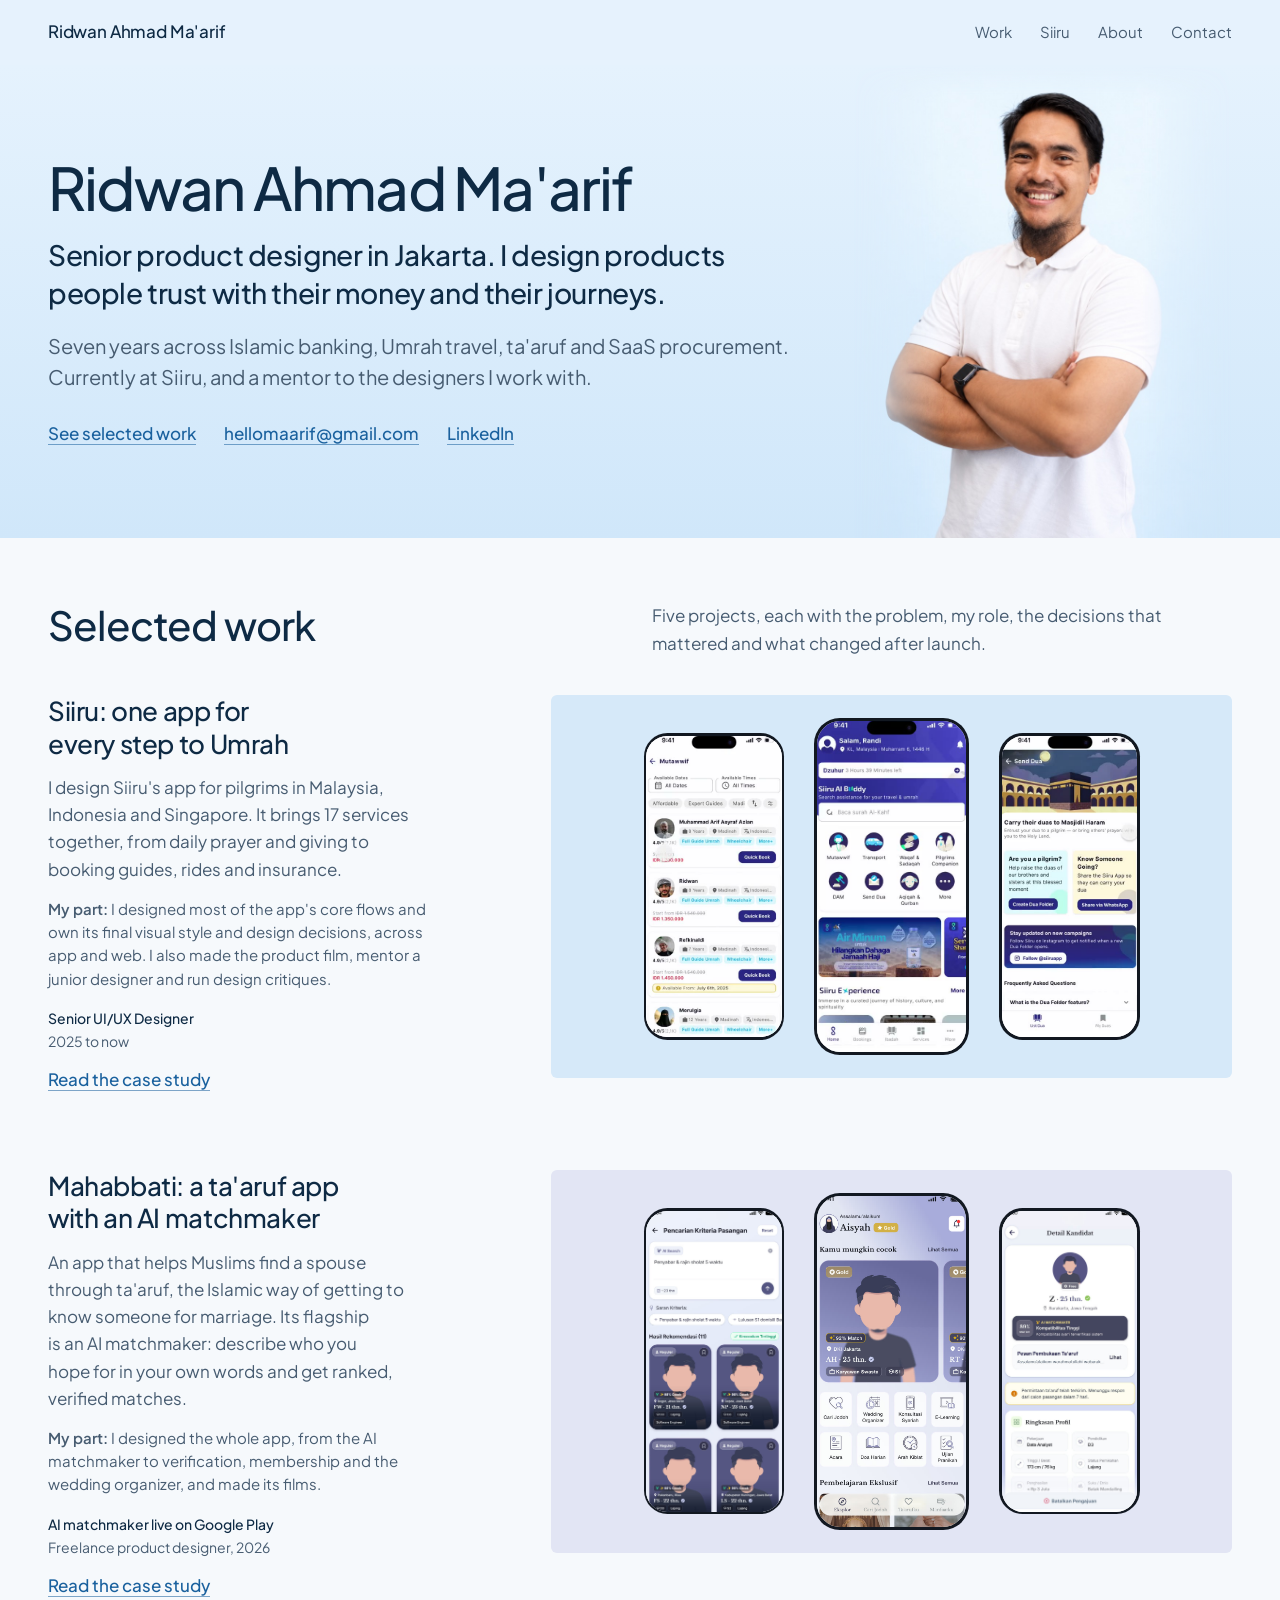
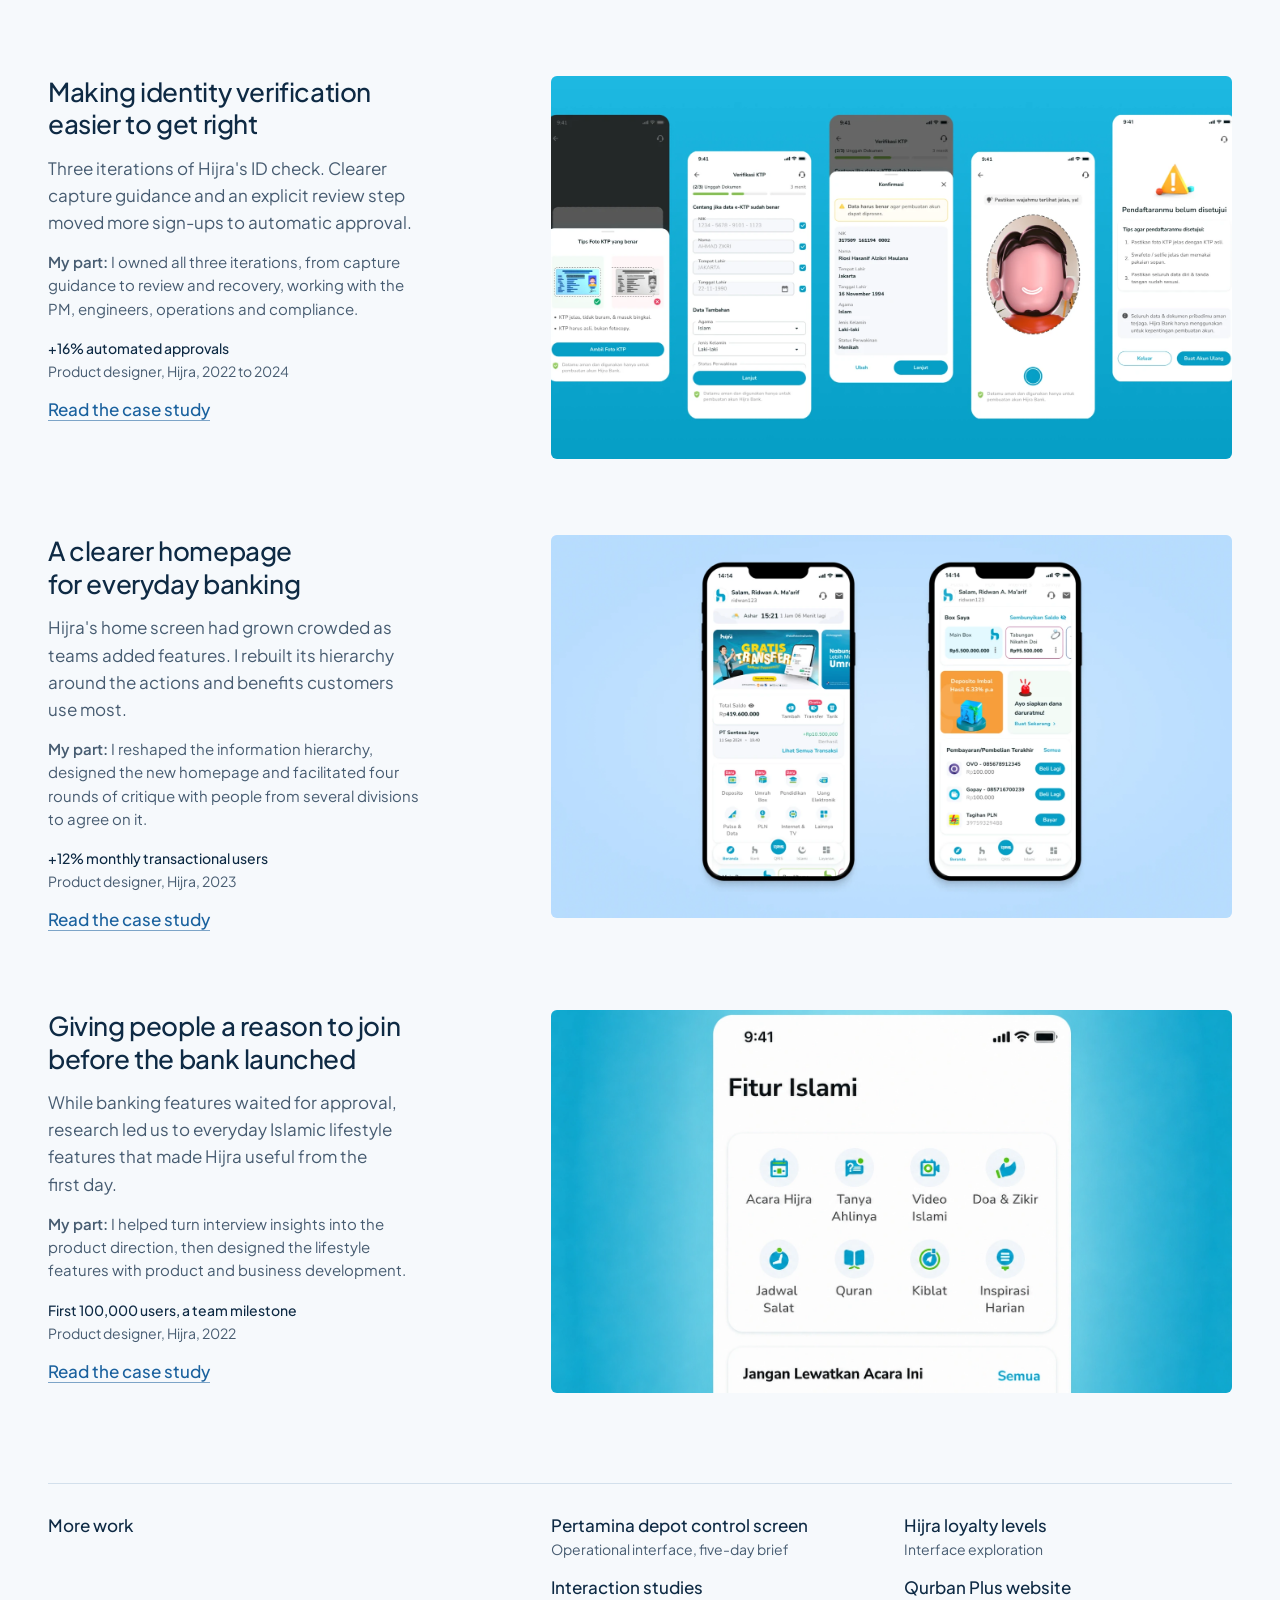
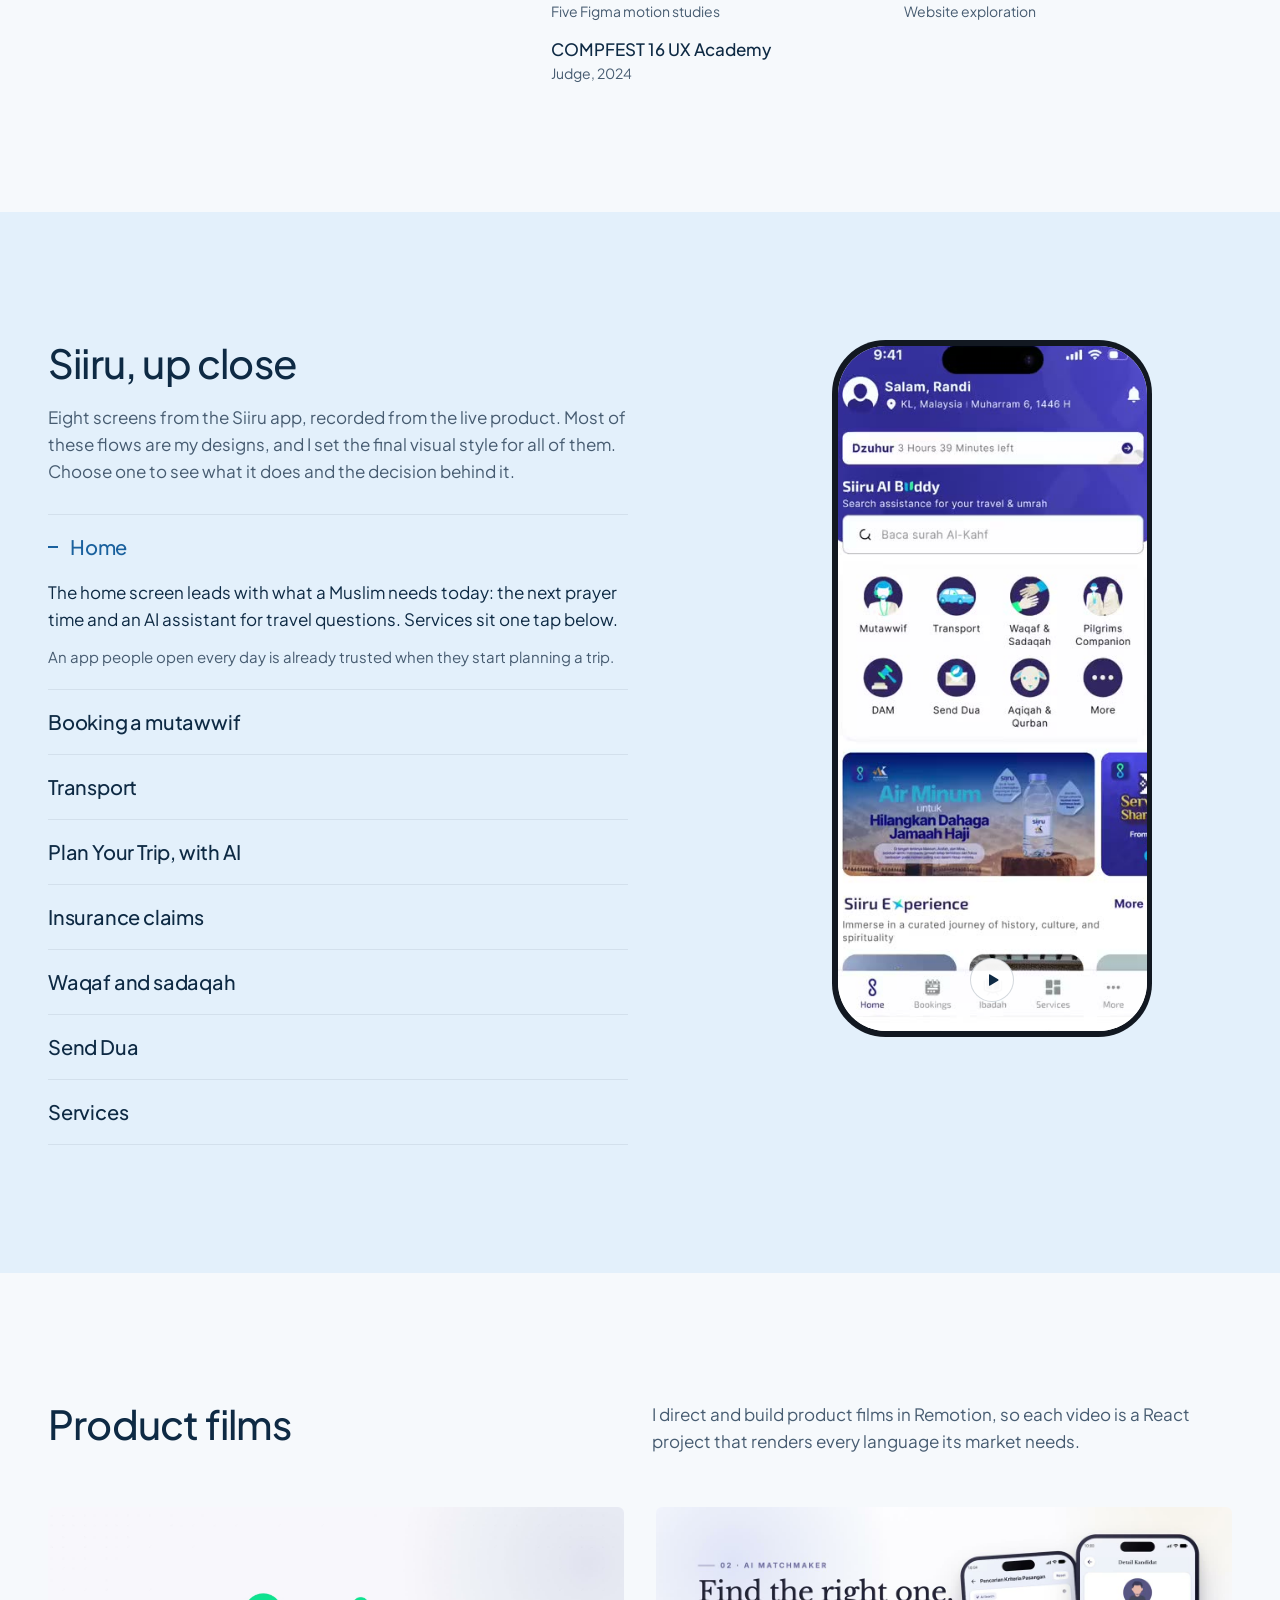
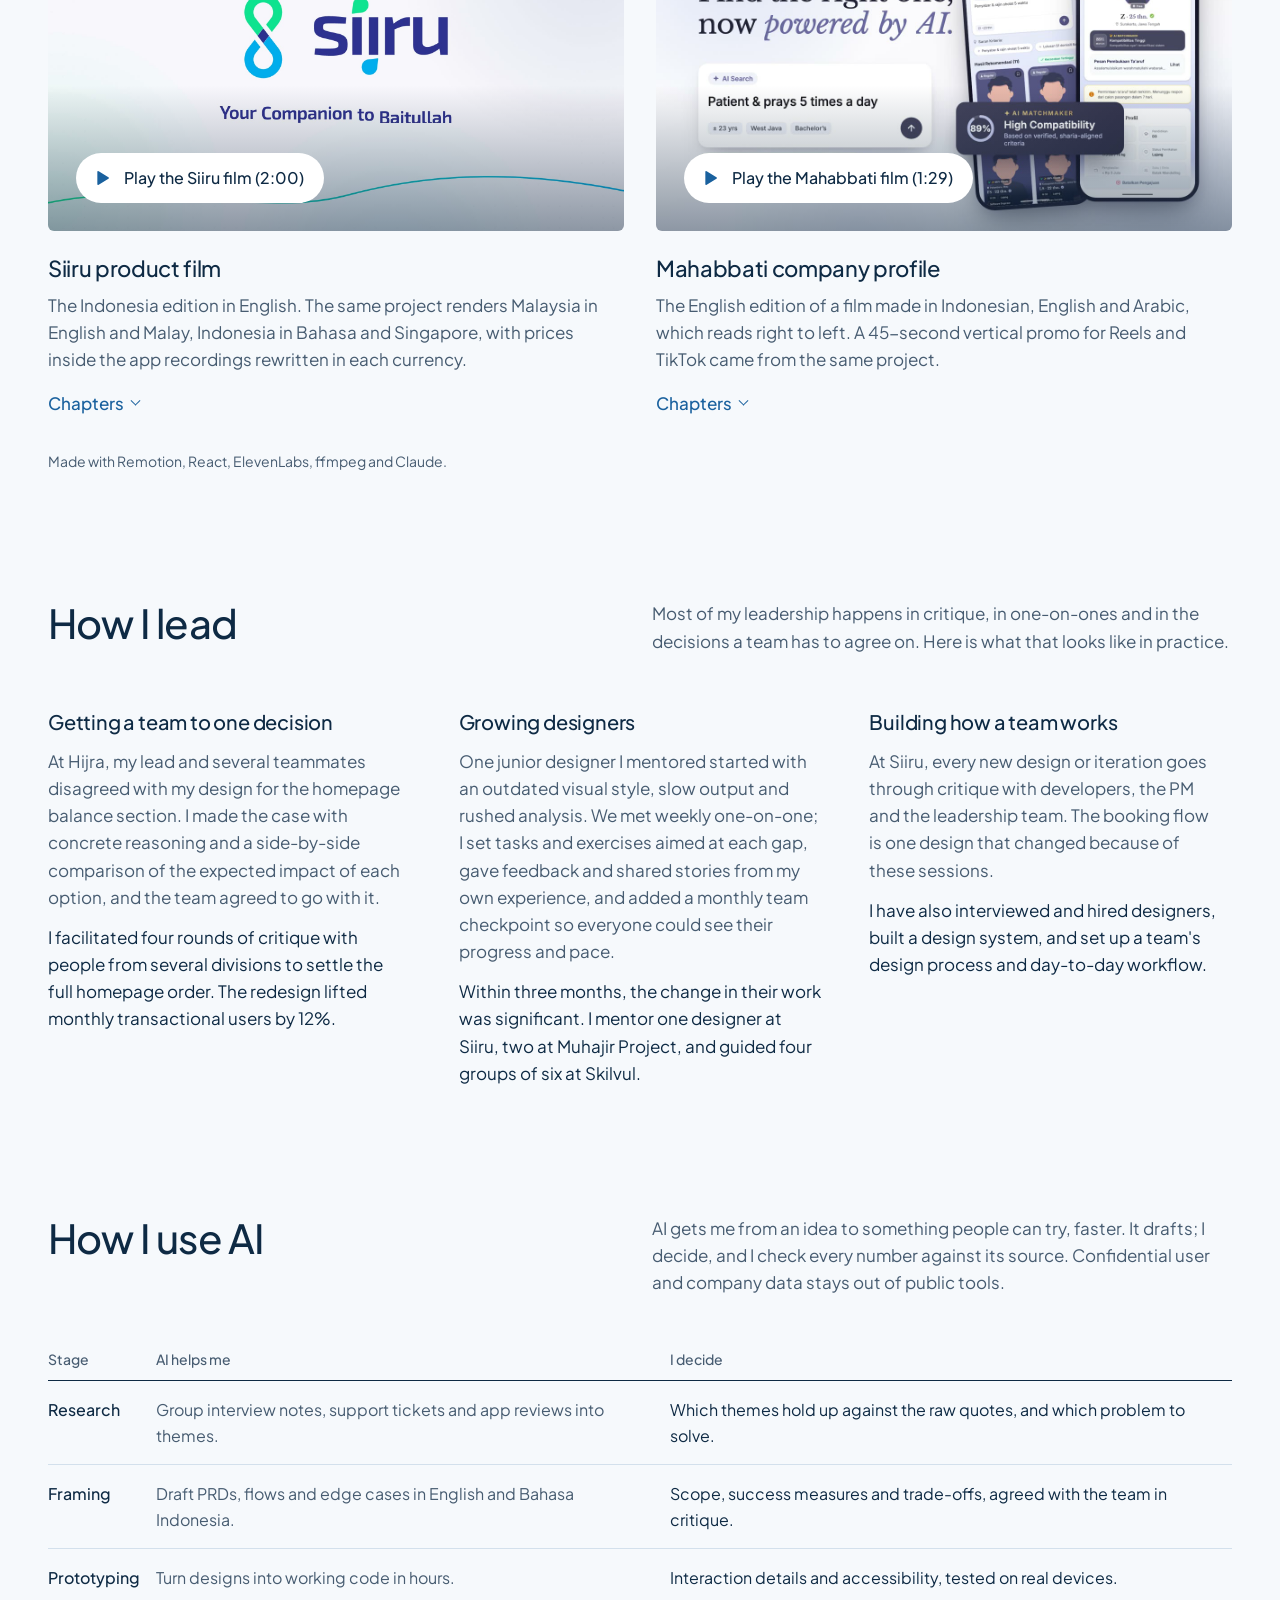
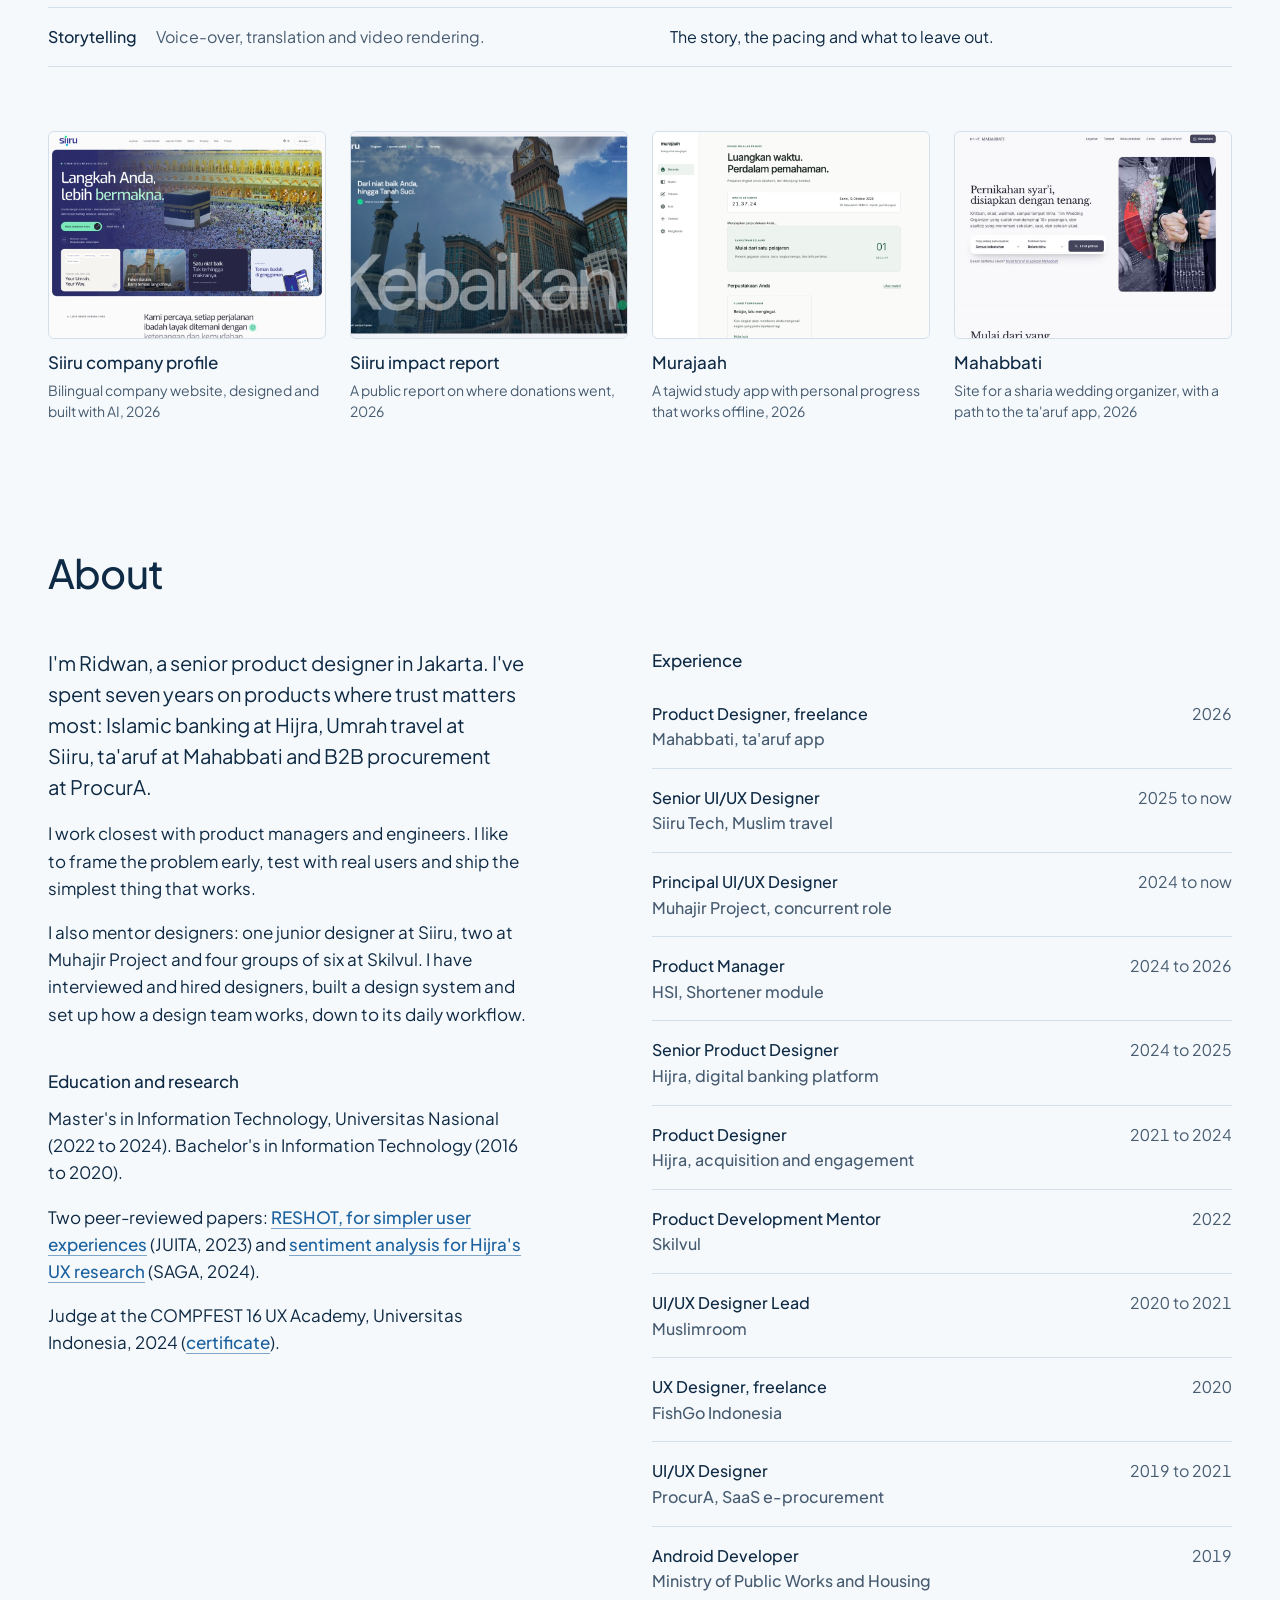
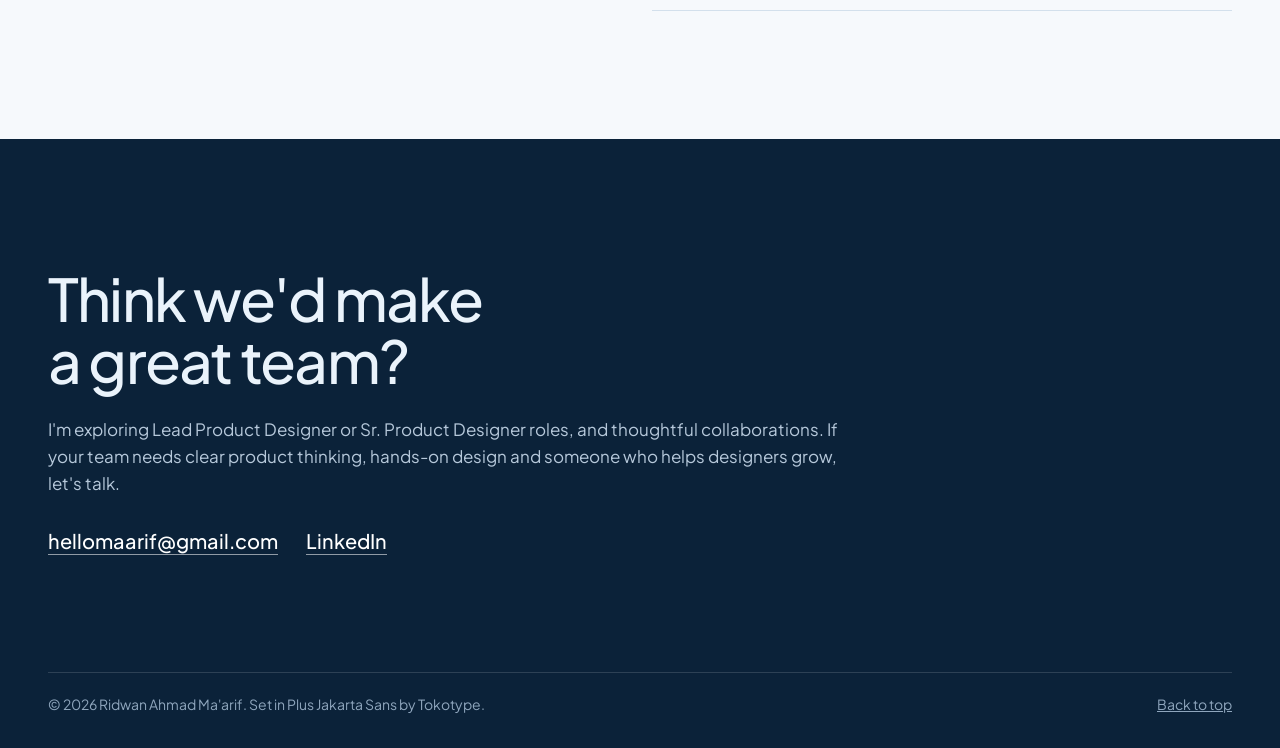
<file: index.html>
<!doctype html>
<html lang="en">
<head>
  <meta charset="utf-8">
  <meta name="viewport" content="width=device-width, initial-scale=1">
  <title>Ridwan Ahmad Ma'arif, Senior Product Designer</title>
  <meta name="description" content="Ridwan Ahmad Ma'arif is a senior product designer in Jakarta with 7 years across Islamic banking, Umrah travel and SaaS. Case studies from Hijra and Siiru, a product film, and how he works with AI.">
  <meta name="theme-color" content="#e3f0fb">
  <link rel="canonical" href="https://ridwanahmadm.github.io/">
  <link rel="icon" href="assets/img/favicon.svg" type="image/svg+xml">
  <meta property="og:type" content="website">
  <meta property="og:url" content="https://ridwanahmadm.github.io/">
  <meta property="og:title" content="Ridwan Ahmad Ma'arif, Senior Product Designer">
  <meta property="og:description" content="I design products people trust with their money and their journeys.">
  <meta property="og:image" content="https://ridwanahmadm.github.io/assets/img/og.jpg">
  <meta name="twitter:card" content="summary_large_image">
  <script>
    document.documentElement.classList.add('js');
    setTimeout(function () { if (!window.__booted) document.documentElement.classList.remove('js'); }, 3000);
  </script>
  <link rel="preconnect" href="https://fonts.googleapis.com">
  <link rel="preconnect" href="https://fonts.gstatic.com" crossorigin>
  <link rel="stylesheet" href="https://fonts.googleapis.com/css2?family=Plus+Jakarta+Sans:wght@400;500;600&display=swap">
  <link rel="stylesheet" href="assets/css/site.css">
  <script type="module" src="assets/js/site.js"></script>
  <script type="application/ld+json">
  {"@context":"https://schema.org","@type":"Person","name":"Ridwan Ahmad Ma'arif","alternateName":"Ridwan Ahmad Maarif","jobTitle":"Senior Product Designer","url":"https://ridwanahmadm.github.io/","email":"mailto:hellomaarif@gmail.com","address":{"@type":"PostalAddress","addressLocality":"Jakarta","addressCountry":"ID"},"sameAs":["https://www.linkedin.com/in/ridwanam/"],"worksFor":{"@type":"Organization","name":"Siiru Tech"}}
  </script>
</head>
<body class="page-home">
  <a class="skip" href="#main">Skip to content</a>

  <header class="top">
    <div class="wrap">
      <a class="name" href="#main">Ridwan<span> Ahmad Ma'arif</span></a>
      <nav class="menu" aria-label="Main">
        <a href="#work">Work</a>
        <a href="#siiru">Siiru</a>
        <a href="#about">About</a>
        <a href="#contact">Contact</a>
      </nav>
    </div>
  </header>

  <main id="main">
    <section class="hero" aria-labelledby="hero-title">
      <div class="wrap">
        <div class="hero-text">
          <h1 class="display" id="hero-title" data-in style="--i:0">Ridwan Ahmad Ma'arif</h1>
          <p class="statement" data-in style="--i:1">Senior product designer in Jakarta. I design products people trust with their money and their journeys.</p>
          <p class="lead" data-in style="--i:2">Seven years across Islamic banking, Umrah travel, ta'aruf and SaaS procurement. Currently at Siiru, and a mentor to the designers I work with.</p>
          <p class="links" data-in style="--i:3">
            <a class="link" href="#work">See selected work</a>
            <a class="link" href="mailto:hellomaarif@gmail.com">hellomaarif@gmail.com</a>
            <a class="link" href="https://www.linkedin.com/in/ridwanam/" rel="noopener">LinkedIn</a>
          </p>
        </div>
        <figure class="hero-photo" data-in style="--i:1"><img src="assets/img/ridwan.jpg" alt="Ridwan smiling with his arms folded, wearing a white polo" width="800" height="1000" fetchpriority="high" decoding="async"></figure>
      </div>
    </section>

    <!-- Selected work -->
    <section class="section is-first" id="work" aria-labelledby="work-title">
      <div class="wrap">
        <div class="section-head">
          <h2 class="h2" id="work-title">Selected work</h2>
          <p>Five projects, each with the problem, my role, the decisions that mattered and what changed after launch.</p>
        </div>

        <div class="work-list">
          <a class="work" href="work/siiru.html">
            <div class="work-text">
              <h3 class="h3">Siiru: one app for every step to Umrah</h3>
              <p>I design Siiru's app for pilgrims in Malaysia, Indonesia and Singapore. It brings 17 services together, from daily prayer and giving to booking guides, rides and insurance.</p>
              <p class="part"><strong>My part:</strong> I designed most of the app's core flows and own its final visual style and design decisions, across app and web. I also made the product film, mentor a junior designer and run design critiques.</p>
              <p class="work-facts meta"><strong>Senior UI/UX Designer</strong><span>2025 to now</span></p>
              <span class="link cta">Read the case study</span>
            </div>
            <div class="work-media" data-vt="cover-siiru">
              <div class="plate" data-preview aria-label="Three Siiru app screens: guide booking, home and Send Dua" role="img">
                <div class="phone"><div class="phone-screen"><video src="assets/media/app-mutawwif.mp4" poster="assets/media/app-mutawwif.jpg" muted playsinline preload="none"></video></div></div>
                <div class="phone"><div class="phone-screen"><video src="assets/media/app-home.mp4" poster="assets/media/app-home.jpg" muted playsinline preload="none"></video></div></div>
                <div class="phone"><div class="phone-screen"><video src="assets/media/app-senddua.mp4" poster="assets/media/app-senddua.jpg" muted playsinline preload="none"></video></div></div>
              </div>
            </div>
          </a>

          <a class="work" href="work/mahabbati.html">
            <div class="work-text">
              <h3 class="h3">Mahabbati: a ta'aruf app with an AI matchmaker</h3>
              <p>An app that helps Muslims find a spouse through ta'aruf, the Islamic way of getting to know someone for marriage. Its flagship is an AI matchmaker: describe who you hope for in your own words and get ranked, verified matches.</p>
              <p class="part"><strong>My part:</strong> I designed the whole app, from the AI matchmaker to verification, membership and the wedding organizer, and made its films.</p>
              <p class="work-facts meta"><strong>AI matchmaker live on Google Play</strong><span>Freelance product designer, 2026</span></p>
              <span class="link cta">Read the case study</span>
            </div>
            <div class="work-media" data-vt="cover-mahabbati">
              <div class="plate plate--lavender" role="img" aria-label="Three Mahabbati app screens: the AI search, the home screen with match scores, and a candidate's compatibility">
                <div class="phone"><div class="phone-screen"><img src="assets/img/mahabbati/ai.jpg" alt="" width="600" height="1347" loading="lazy" decoding="async"></div></div>
                <div class="phone"><div class="phone-screen"><img src="assets/img/mahabbati/home.jpg" alt="" width="600" height="1306" loading="lazy" decoding="async"></div></div>
                <div class="phone"><div class="phone-screen"><img src="assets/img/mahabbati/kandidat.jpg" alt="" width="600" height="1347" loading="lazy" decoding="async"></div></div>
              </div>
            </div>
          </a>

          <a class="work" href="work/hijra-ekyc.html">
            <div class="work-text">
              <h3 class="h3">Making identity verification easier to get right</h3>
              <p>Three iterations of Hijra's ID check. Clearer capture guidance and an explicit review step moved more sign-ups to automatic approval.</p>
              <p class="part"><strong>My part:</strong> I owned all three iterations, from capture guidance to review and recovery, working with the PM, engineers, operations and compliance.</p>
              <p class="work-facts meta"><strong>+16% automated approvals</strong><span>Product designer, Hijra, 2022 to 2024</span></p>
              <span class="link cta">Read the case study</span>
            </div>
            <div class="work-media" data-vt="cover-hijra-ekyc"><img src="assets/img/work/ekyc-cover.webp" alt="Hijra e-KYC screens: ID capture, data review, selfie and result" width="1800" height="945" loading="lazy" decoding="async"></div>
          </a>

          <a class="work" href="work/hijra-homepage.html">
            <div class="work-text">
              <h3 class="h3">A clearer homepage for everyday banking</h3>
              <p>Hijra's home screen had grown crowded as teams added features. I rebuilt its hierarchy around the actions and benefits customers use most.</p>
              <p class="part"><strong>My part:</strong> I reshaped the information hierarchy, designed the new homepage and facilitated four rounds of critique with people from several divisions to agree on it.</p>
              <p class="work-facts meta"><strong>+12% monthly transactional users</strong><span>Product designer, Hijra, 2023</span></p>
              <span class="link cta">Read the case study</span>
            </div>
            <div class="work-media" data-vt="cover-hijra-homepage"><img src="assets/img/work/homepage-cover.webp" alt="Redesigned Hijra homepage on two phones" width="1800" height="945" loading="lazy" decoding="async"></div>
          </a>

          <a class="work" href="work/hijra-first-100k.html">
            <div class="work-text">
              <h3 class="h3">Giving people a reason to join before the bank launched</h3>
              <p>While banking features waited for approval, research led us to everyday Islamic lifestyle features that made Hijra useful from the first day.</p>
              <p class="part"><strong>My part:</strong> I helped turn interview insights into the product direction, then designed the lifestyle features with product and business development.</p>
              <p class="work-facts meta"><strong>First 100,000 users, a team milestone</strong><span>Product designer, Hijra, 2022</span></p>
              <span class="link cta">Read the case study</span>
            </div>
            <div class="work-media" data-vt="cover-hijra-first-100k"><img src="assets/img/work/acquisition-cover-restored.webp" alt="Hijra's Islamic lifestyle features menu" width="1540" height="1021" loading="lazy" decoding="async"></div>
          </a>
        </div>

        <div class="more">
          <h3>More work</h3>
          <ul>
            <li><a href="work/pertamina-hmi.html"><span class="t">Pertamina depot control screen</span><span class="meta">Operational interface, five-day brief</span></a></li>
            <li><a href="work/hijra-loyalty.html"><span class="t">Hijra loyalty levels</span><span class="meta">Interface exploration</span></a></li>
            <li><a href="work/interaction-studies.html"><span class="t">Interaction studies</span><span class="meta">Five Figma motion studies</span></a></li>
            <li><a href="work/qurban-plus.html"><span class="t">Qurban Plus website</span><span class="meta">Website exploration</span></a></li>
            <li><a href="work/compfest-ux-academy.html"><span class="t">COMPFEST 16 UX Academy</span><span class="meta">Judge, 2024</span></a></li>
          </ul>
        </div>
      </div>
    </section>

    <!-- Siiru, up close -->
    <section class="section band" id="siiru" aria-labelledby="siiru-title">
      <div class="wrap viewer">
        <div class="viewer-list">
          <h2 class="h2" id="siiru-title">Siiru, up close</h2>
          <p>Eight screens from the Siiru app, recorded from the live product. Most of these flows are my designs, and I set the final visual style for all of them. Choose one to see what it does and the decision behind it.</p>
          <ul class="designs">
            <li class="design">
              <button type="button" aria-expanded="true" aria-controls="d-home"><span>Home</span></button>
              <div class="design-body" id="d-home"><div>
                <div class="phone design-phone" data-clip="Home"><div class="phone-screen"><video src="assets/media/app-home.mp4" poster="assets/media/app-home.jpg" muted playsinline preload="none"></video></div><button class="clip-btn" type="button"></button></div>
                <p>The home screen leads with what a Muslim needs today: the next prayer time and an AI assistant for travel questions. Services sit one tap below.</p>
                <p>An app people open every day is already trusted when they start planning a trip.</p>
              </div></div>
            </li>
            <li class="design">
              <button type="button" aria-expanded="false" aria-controls="d-mutawwif"><span>Booking a mutawwif</span></button>
              <div class="design-body" id="d-mutawwif"><div>
                <div class="phone design-phone" data-clip="Booking a mutawwif"><div class="phone-screen"><video src="assets/media/app-mutawwif.mp4" poster="assets/media/app-mutawwif.jpg" muted playsinline preload="none"></video></div><button class="clip-btn" type="button"></button></div>
                <p>Each guide card shows years of experience, city, languages, rating, wheelchair support and a starting price, with Quick Book on the card itself.</p>
                <p>People compare guides without opening every profile. I wrote a think-aloud usability test with SUS scoring for this flow.</p>
              </div></div>
            </li>
            <li class="design">
              <button type="button" aria-expanded="false" aria-controls="d-transport"><span>Transport</span></button>
              <div class="design-body" id="d-transport"><div>
                <div class="phone design-phone" data-clip="Transport"><div class="phone-screen"><video src="assets/media/app-transport.mp4" poster="assets/media/app-transport.jpg" muted playsinline preload="none"></video></div><button class="clip-btn" type="button"></button></div>
                <p>Cars are listed by seats and luggage space before price, with a certified driver badge on every option.</p>
                <p>Pilgrims travel as families with heavy bags, so capacity decides the booking.</p>
              </div></div>
            </li>
            <li class="design">
              <button type="button" aria-expanded="false" aria-controls="d-plan"><span>Plan Your Trip, with AI</span></button>
              <div class="design-body" id="d-plan"><div>
                <div class="phone design-phone" data-clip="Plan Your Trip, with AI"><div class="phone-screen"><video src="assets/media/app-plantrip.mp4" poster="assets/media/app-plantrip.jpg" muted playsinline preload="none"></video></div><button class="clip-btn" type="button"></button></div>
                <p>A few plain questions replace an empty prompt. While the plan is built, the app shows what it is doing: finding places in Madinah, fitting prayer times, planning the route.</p>
                <p>Guided input gives better results, and visible steps make the plan easier to trust. Planning a DIY Umrah can otherwise take 40 to 60 hours.</p>
              </div></div>
            </li>
            <li class="design">
              <button type="button" aria-expanded="false" aria-controls="d-insurance"><span>Insurance claims</span></button>
              <div class="design-body" id="d-insurance"><div>
                <div class="phone design-phone" data-clip="Insurance claims"><div class="phone-screen"><video src="assets/media/app-insurance.mp4" poster="assets/media/app-insurance.jpg" muted playsinline preload="none"></video></div><button class="clip-btn" type="button"></button></div>
                <p>The claim is the starting point. Active protection, the claim deadline and three steps (choose, fill in, submit) are on the first screen.</p>
                <p>People file claims while stressed and far from home.</p>
              </div></div>
            </li>
            <li class="design">
              <button type="button" aria-expanded="false" aria-controls="d-sadaqah"><span>Waqaf and sadaqah</span></button>
              <div class="design-body" id="d-sadaqah"><div>
                <div class="phone design-phone" data-clip="Waqaf and sadaqah"><div class="phone-screen"><video src="assets/media/app-sadaqah.mp4" poster="assets/media/app-sadaqah.jpg" muted playsinline preload="none"></video></div><button class="clip-btn" type="button"></button></div>
                <p>Each gift is a concrete item with a price, such as an iftar food pack at Masjidil Haram, with a single Donate button.</p>
                <p>A specific gift is easier to decide on than an open amount.</p>
              </div></div>
            </li>
            <li class="design">
              <button type="button" aria-expanded="false" aria-controls="d-dua"><span>Send Dua</span></button>
              <div class="design-body" id="d-dua"><div>
                <div class="phone design-phone" data-clip="Send Dua"><div class="phone-screen"><video src="assets/media/app-senddua.mp4" poster="assets/media/app-senddua.jpg" muted playsinline preload="none"></video></div><button class="clip-btn" type="button"></button></div>
                <p>Pilgrims create a dua folder, and friends and family add their duas through a WhatsApp link.</p>
                <p>It builds on a tradition people already practise, and every shared link brings someone new to the app.</p>
              </div></div>
            </li>
            <li class="design">
              <button type="button" aria-expanded="false" aria-controls="d-services"><span>Services</span></button>
              <div class="design-body" id="d-services"><div>
                <div class="phone design-phone" data-clip="Services"><div class="phone-screen"><video src="assets/media/app-services.mp4" poster="assets/media/app-services.jpg" muted playsinline preload="none"></video></div><button class="clip-btn" type="button"></button></div>
                <p>Seventeen services are grouped by what people want to do: worship, travel and protection, with New and Soon labels.</p>
                <p>The catalogue can keep growing without becoming hard to scan.</p>
              </div></div>
            </li>
          </ul>
        </div>
        <div class="viewer-stage">
          <div class="phone"><div class="phone-screen">
            <video src="assets/media/app-home.mp4" poster="assets/media/app-home.jpg" muted playsinline aria-hidden="true" preload="none"></video>
            <video src="assets/media/app-mutawwif.mp4" poster="assets/media/app-mutawwif.jpg" muted playsinline aria-hidden="true" preload="none"></video>
            <video src="assets/media/app-transport.mp4" poster="assets/media/app-transport.jpg" muted playsinline aria-hidden="true" preload="none"></video>
            <video src="assets/media/app-plantrip.mp4" poster="assets/media/app-plantrip.jpg" muted playsinline aria-hidden="true" preload="none"></video>
            <video src="assets/media/app-insurance.mp4" poster="assets/media/app-insurance.jpg" muted playsinline aria-hidden="true" preload="none"></video>
            <video src="assets/media/app-sadaqah.mp4" poster="assets/media/app-sadaqah.jpg" muted playsinline aria-hidden="true" preload="none"></video>
            <video src="assets/media/app-senddua.mp4" poster="assets/media/app-senddua.jpg" muted playsinline aria-hidden="true" preload="none"></video>
            <video src="assets/media/app-services.mp4" poster="assets/media/app-services.jpg" muted playsinline aria-hidden="true" preload="none"></video>
          </div><button class="clip-btn" type="button"></button></div>
        </div>
      </div>
    </section>

    <!-- Product films -->
    <section class="section" id="film" aria-labelledby="film-title">
      <div class="wrap">
        <div class="section-head">
          <h2 class="h2" id="film-title">Product films</h2>
          <p>I direct and build product films in Remotion, so each video is a React project that renders every language its market needs.</p>
        </div>
        <div class="films">
          <article class="film-item">
            <div class="film" data-film>
              <video src="assets/media/siiru-showreel-id-en.mp4" poster="assets/media/siiru-showreel-poster.jpg" controls playsinline preload="none" aria-label="Siiru product film, Indonesia edition in English"><track kind="captions" srclang="en" label="English" src="assets/media/siiru-showreel-en.vtt" default></video>
              <button class="film-play" type="button"><span><svg viewBox="0 0 24 24" fill="currentColor" aria-hidden="true"><path d="M8 5.5v13a1 1 0 0 0 1.5.86l10.6-6.5a1 1 0 0 0 0-1.72L9.5 4.64A1 1 0 0 0 8 5.5Z"/></svg>Play the Siiru film (2:00)</span></button>
            </div>
            <h3>Siiru product film</h3>
            <p>The Indonesia edition in English. The same project renders Malaysia in English and Malay, Indonesia in Bahasa and Singapore, with prices inside the app recordings rewritten in each currency.</p>
            <details class="chapters">
              <summary>Chapters</summary>
              <ol>
                <li><button type="button" data-at="0"><span>0:00</span>The problem</button></li>
                <li><button type="button" data-at="12.5"><span>0:12</span>Meet Siiru</button></li>
                <li><button type="button" data-at="25"><span>0:25</span>Product tour</button></li>
                <li><button type="button" data-at="52.5"><span>0:52</span>Plan Your Trip</button></li>
                <li><button type="button" data-at="62.5"><span>1:02</span>Coming next</button></li>
                <li><button type="button" data-at="82.5"><span>1:22</span>Impact and partners</button></li>
                <li><button type="button" data-at="97.5"><span>1:37</span>Through Nusuk</button></li>
              </ol>
            </details>
          </article>
          <article class="film-item">
            <div class="film" data-film>
              <video src="assets/media/mahabbati-film-en.mp4" poster="assets/media/mahabbati-film-poster.jpg" controls playsinline preload="none" aria-label="Mahabbati company profile, English edition"><track kind="captions" srclang="en" label="English" src="assets/media/mahabbati-film-en.vtt" default></video>
              <button class="film-play" type="button"><span><svg viewBox="0 0 24 24" fill="currentColor" aria-hidden="true"><path d="M8 5.5v13a1 1 0 0 0 1.5.86l10.6-6.5a1 1 0 0 0 0-1.72L9.5 4.64A1 1 0 0 0 8 5.5Z"/></svg>Play the Mahabbati film (1:29)</span></button>
            </div>
            <h3>Mahabbati company profile</h3>
            <p>The English edition of a film made in Indonesian, English and Arabic, which reads right to left. A 45-second vertical promo for Reels and TikTok came from the same project.</p>
            <details class="chapters">
              <summary>Chapters</summary>
              <ol>
                <li><button type="button" data-at="0"><span>0:00</span>Intro</button></li>
                <li><button type="button" data-at="9"><span>0:09</span>Marriage infrastructure</button></li>
                <li><button type="button" data-at="16"><span>0:16</span>Explore</button></li>
                <li><button type="button" data-at="22"><span>0:22</span>AI matchmaker</button></li>
                <li><button type="button" data-at="30"><span>0:30</span>Safe ta'aruf</button></li>
                <li><button type="button" data-at="36.5"><span>0:36</span>Verification</button></li>
                <li><button type="button" data-at="46.5"><span>0:46</span>Membership and preparation</button></li>
                <li><button type="button" data-at="59.5"><span>0:59</span>Wedding organizer</button></li>
                <li><button type="button" data-at="66"><span>1:06</span>Impact</button></li>
                <li><button type="button" data-at="75"><span>1:15</span>Going global</button></li>
              </ol>
            </details>
          </article>
        </div>
        <p class="meta" style="margin-top:32px">Made with Remotion, React, ElevenLabs, ffmpeg and Claude.</p>
      </div>
    </section>

    <!-- How I lead -->
    <section class="section" id="lead" aria-labelledby="lead-title" style="padding-top:0">
      <div class="wrap">
        <div class="section-head">
          <h2 class="h2" id="lead-title">How I lead</h2>
          <p>Most of my leadership happens in critique, in one-on-ones and in the decisions a team has to agree on. Here is what that looks like in practice.</p>
        </div>
        <div class="lead-grid">
          <div>
            <h3>Getting a team to one decision</h3>
            <p>At Hijra, my lead and several teammates disagreed with my design for the homepage balance section. I made the case with concrete reasoning and a side-by-side comparison of the expected impact of each option, and the team agreed to go with it.</p>
            <p class="proof">I facilitated four rounds of critique with people from several divisions to settle the full homepage order. The redesign lifted monthly transactional users by 12%.</p>
          </div>
          <div>
            <h3>Growing designers</h3>
            <p>One junior designer I mentored started with an outdated visual style, slow output and rushed analysis. We met weekly one-on-one; I set tasks and exercises aimed at each gap, gave feedback and shared stories from my own experience, and added a monthly team checkpoint so everyone could see their progress and pace.</p>
            <p class="proof">Within three months, the change in their work was significant. I mentor one designer at Siiru, two at Muhajir Project, and guided four groups of six at Skilvul.</p>
          </div>
          <div>
            <h3>Building how a team works</h3>
            <p>At Siiru, every new design or iteration goes through critique with developers, the PM and the leadership team. The booking flow is one design that changed because of these sessions.</p>
            <p class="proof">I have also interviewed and hired designers, built a design system, and set up a team's design process and day-to-day workflow.</p>
          </div>
        </div>
      </div>
    </section>

    <!-- AI -->
    <section class="section" id="ai" aria-labelledby="ai-title" style="padding-top:0">
      <div class="wrap">
        <div class="section-head">
          <h2 class="h2" id="ai-title">How I use AI</h2>
          <p>AI gets me from an idea to something people can try, faster. It drafts; I decide, and I check every number against its source. Confidential user and company data stays out of public tools.</p>
        </div>
        <table class="table">
          <thead><tr><th scope="col">Stage</th><th scope="col">AI helps me</th><th scope="col">I decide</th></tr></thead>
          <tbody>
            <tr><td>Research</td><td class="soft" data-label="AI helps me">Group interview notes, support tickets and app reviews into themes.</td><td data-label="I decide">Which themes hold up against the raw quotes, and which problem to solve.</td></tr>
            <tr><td>Framing</td><td class="soft" data-label="AI helps me">Draft PRDs, flows and edge cases in English and Bahasa Indonesia.</td><td data-label="I decide">Scope, success measures and trade-offs, agreed with the team in critique.</td></tr>
            <tr><td>Prototyping</td><td class="soft" data-label="AI helps me">Turn designs into working code in hours.</td><td data-label="I decide">Interaction details and accessibility, tested on real devices.</td></tr>
            <tr><td>Storytelling</td><td class="soft" data-label="AI helps me">Voice-over, translation and video rendering.</td><td data-label="I decide">The story, the pacing and what to leave out.</td></tr>
          </tbody>
        </table>

        <div class="builds">
          <a class="build" href="https://ridwanahmadm.github.io/siiru-new-company-profile/" rel="noopener">
            <div class="build-shot"><img src="assets/img/proto/siiru-new-company-profile.jpg" alt="Siiru company profile website" width="900" height="1688" loading="lazy" decoding="async"></div>
            <span class="t">Siiru company profile</span>
            <span class="meta">Bilingual company website, designed and built with AI, 2026</span>
          </a>
          <a class="build" href="https://ridwanahmadm.github.io/charity-report-dashboard/" rel="noopener">
            <div class="build-shot"><img src="assets/img/proto/charity-report-dashboard.jpg" alt="Siiru public charity report website" width="900" height="563" loading="lazy" decoding="async"></div>
            <span class="t">Siiru impact report</span>
            <span class="meta">A public report on where donations went, 2026</span>
          </a>
          <a class="build" href="https://ridwanahmadm.github.io/murajaah/" rel="noopener">
            <div class="build-shot"><img src="assets/img/proto/murajaah.jpg" alt="Murajaah tajwid study app" width="900" height="1688" loading="lazy" decoding="async"></div>
            <span class="t">Murajaah</span>
            <span class="meta">A tajwid study app with personal progress that works offline, 2026</span>
          </a>
          <a class="build" href="https://ridwanahmadm.github.io/Mahabbati/" rel="noopener">
            <div class="build-shot"><img src="assets/img/proto/mahabbati.jpg" alt="Mahabbati ta'aruf and wedding website" width="900" height="1608" loading="lazy" decoding="async"></div>
            <span class="t">Mahabbati</span>
            <span class="meta">Site for a sharia wedding organizer, with a path to the ta'aruf app, 2026</span>
          </a>
        </div>
      </div>
    </section>

    <!-- About -->
    <section class="section" id="about" aria-labelledby="about-title" style="padding-top:0">
      <div class="wrap">
        <div class="section-head"><h2 class="h2" id="about-title">About</h2></div>
        <div class="about">
          <div class="about-text">
            <p class="lead">I'm Ridwan, a senior product designer in Jakarta. I've spent seven years on products where trust matters most: Islamic banking at Hijra, Umrah travel at Siiru, ta'aruf at Mahabbati and B2B procurement at ProcurA.</p>
            <div class="prose">
              <p>I work closest with product managers and engineers. I like to frame the problem early, test with real users and ship the simplest thing that works.</p>
              <p>I also mentor designers: one junior designer at Siiru, two at Muhajir Project and four groups of six at Skilvul. I have interviewed and hired designers, built a design system and set up how a design team works, down to its daily workflow.</p>
            </div>
            <h3>Education and research</h3>
            <div class="prose">
              <p>Master's in Information Technology, Universitas Nasional (2022 to 2024). Bachelor's in Information Technology (2016 to 2020).</p>
              <p>Two peer-reviewed papers: <a class="link" href="https://jurnalnasional.ump.ac.id/index.php/JUITA/article/view/17643" rel="noopener">RESHOT, for simpler user experiences</a> (JUITA, 2023) and <a class="link" href="https://journal.mediadigitalpublikasi.com/index.php/saga/article/view/240" rel="noopener">sentiment analysis for Hijra's UX research</a> (SAGA, 2024).</p>
              <p>Judge at the COMPFEST 16 UX Academy, Universitas Indonesia, 2024 (<a class="link" href="https://verify.compfest.id/cf-2024-01948cda-8466-7000-aa25-a553a5f160a9" rel="noopener">certificate</a>).</p>
            </div>
          </div>
          <div class="about-side">
            <h3>Experience</h3>
            <table class="table">
              <tbody>
                <tr><td>Product Designer, freelance<br><span class="soft">Mahabbati, ta'aruf app</span></td><td>2026</td></tr>
                <tr><td>Senior UI/UX Designer<br><span class="soft">Siiru Tech, Muslim travel</span></td><td>2025 to now</td></tr>
                <tr><td>Principal UI/UX Designer<br><span class="soft">Muhajir Project, concurrent role</span></td><td>2024 to now</td></tr>
                <tr><td>Product Manager<br><span class="soft">HSI, Shortener module</span></td><td>2024 to 2026</td></tr>
                <tr><td>Senior Product Designer<br><span class="soft">Hijra, digital banking platform</span></td><td>2024 to 2025</td></tr>
                <tr><td>Product Designer<br><span class="soft">Hijra, acquisition and engagement</span></td><td>2021 to 2024</td></tr>
                <tr><td>Product Development Mentor<br><span class="soft">Skilvul</span></td><td>2022</td></tr>
                <tr><td>UI/UX Designer Lead<br><span class="soft">Muslimroom</span></td><td>2020 to 2021</td></tr>
                <tr><td>UX Designer, freelance<br><span class="soft">FishGo Indonesia</span></td><td>2020</td></tr>
                <tr><td>UI/UX Designer<br><span class="soft">ProcurA, SaaS e-procurement</span></td><td>2019 to 2021</td></tr>
                <tr><td>Android Developer<br><span class="soft">Ministry of Public Works and Housing</span></td><td>2019</td></tr>
              </tbody>
            </table>
          </div>
        </div>
      </div>
    </section>
  </main>

  <footer class="contact" id="contact" aria-labelledby="contact-title">
    <div class="wrap">
      <h2 class="display" id="contact-title">Think we'd make a great team?</h2>
      <p>I'm exploring Lead Product Designer or Sr. Product Designer roles, and thoughtful collaborations. If your team needs clear product thinking, hands-on design and someone who helps designers grow, let's talk.</p>
      <p class="links">
        <a class="link" href="mailto:hellomaarif@gmail.com">hellomaarif@gmail.com</a>
        <a class="link" href="https://www.linkedin.com/in/ridwanam/" rel="noopener">LinkedIn</a>
      </p>
      <div class="foot">
        <span>© 2026 Ridwan Ahmad Ma'arif. Set in Plus Jakarta Sans by Tokotype.</span>
        <a href="#main">Back to top</a>
      </div>
    </div>
  </footer>
</body>
</html>
</file>
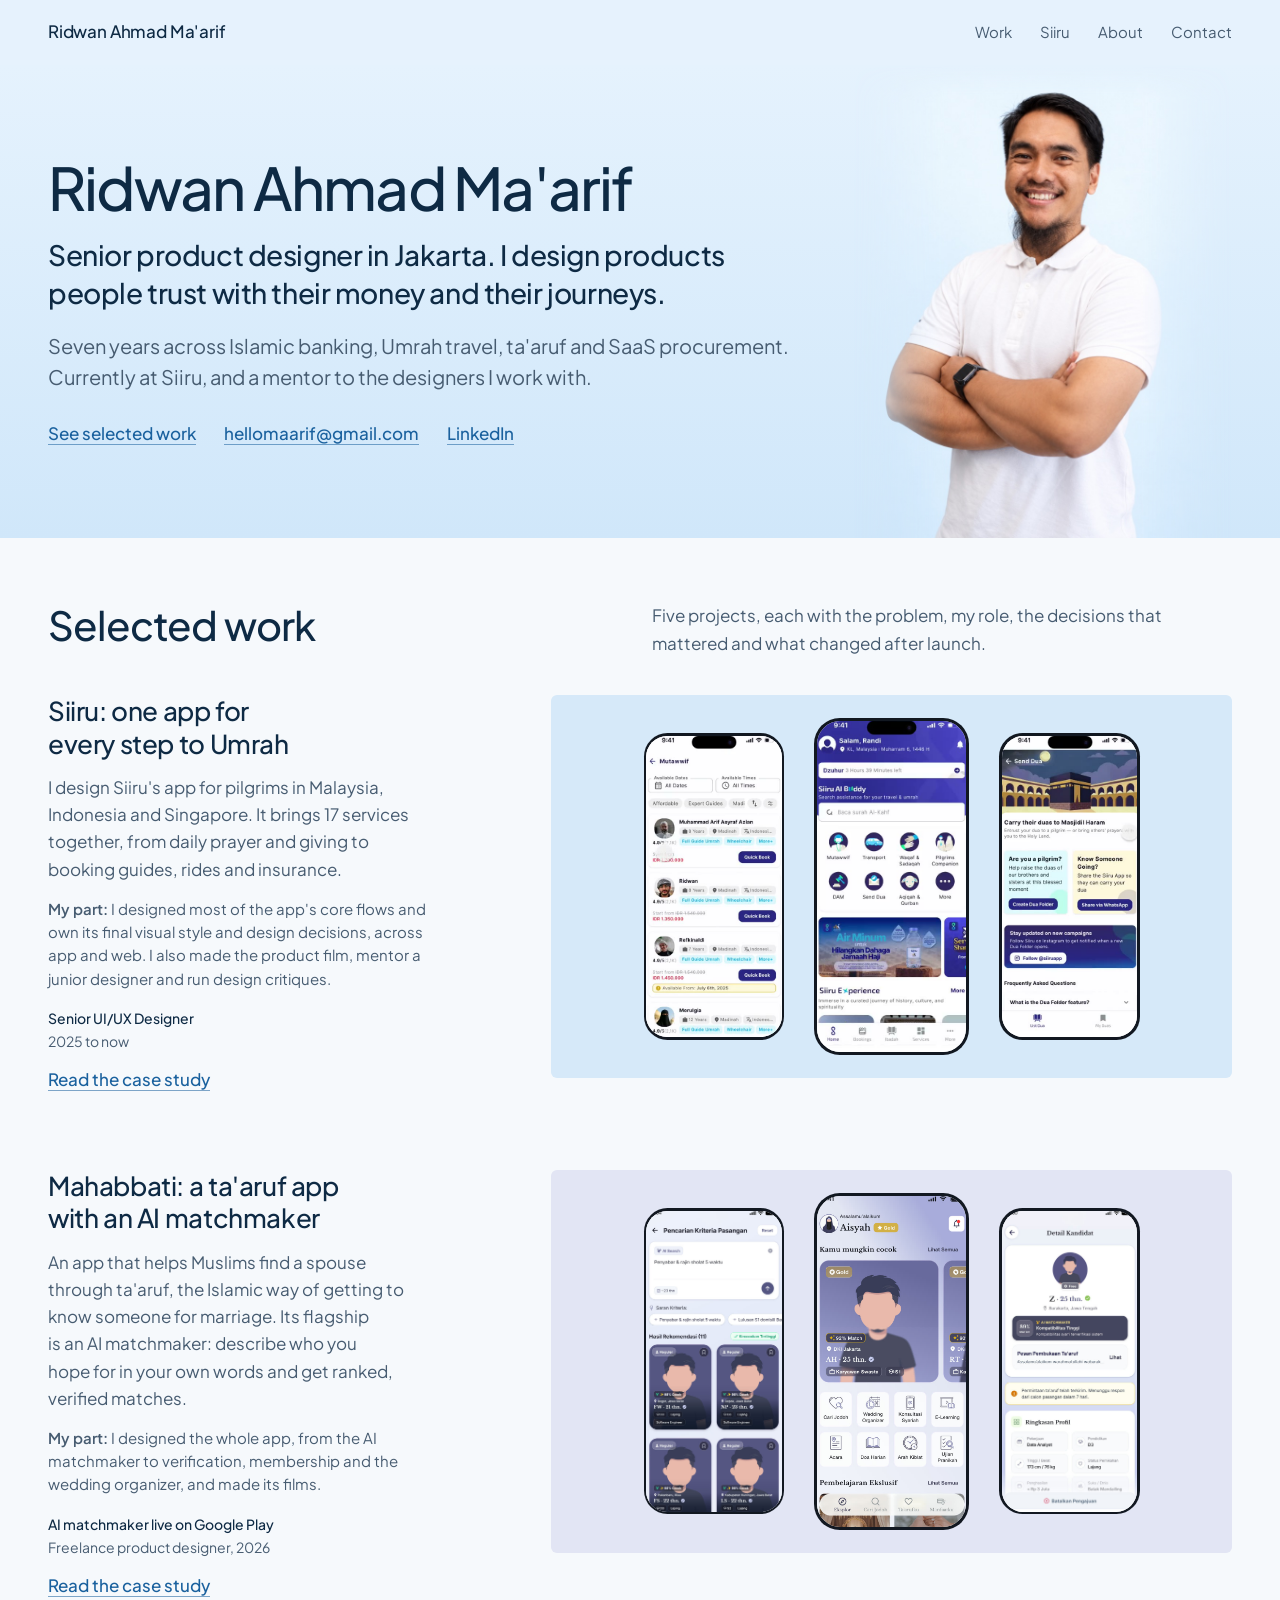
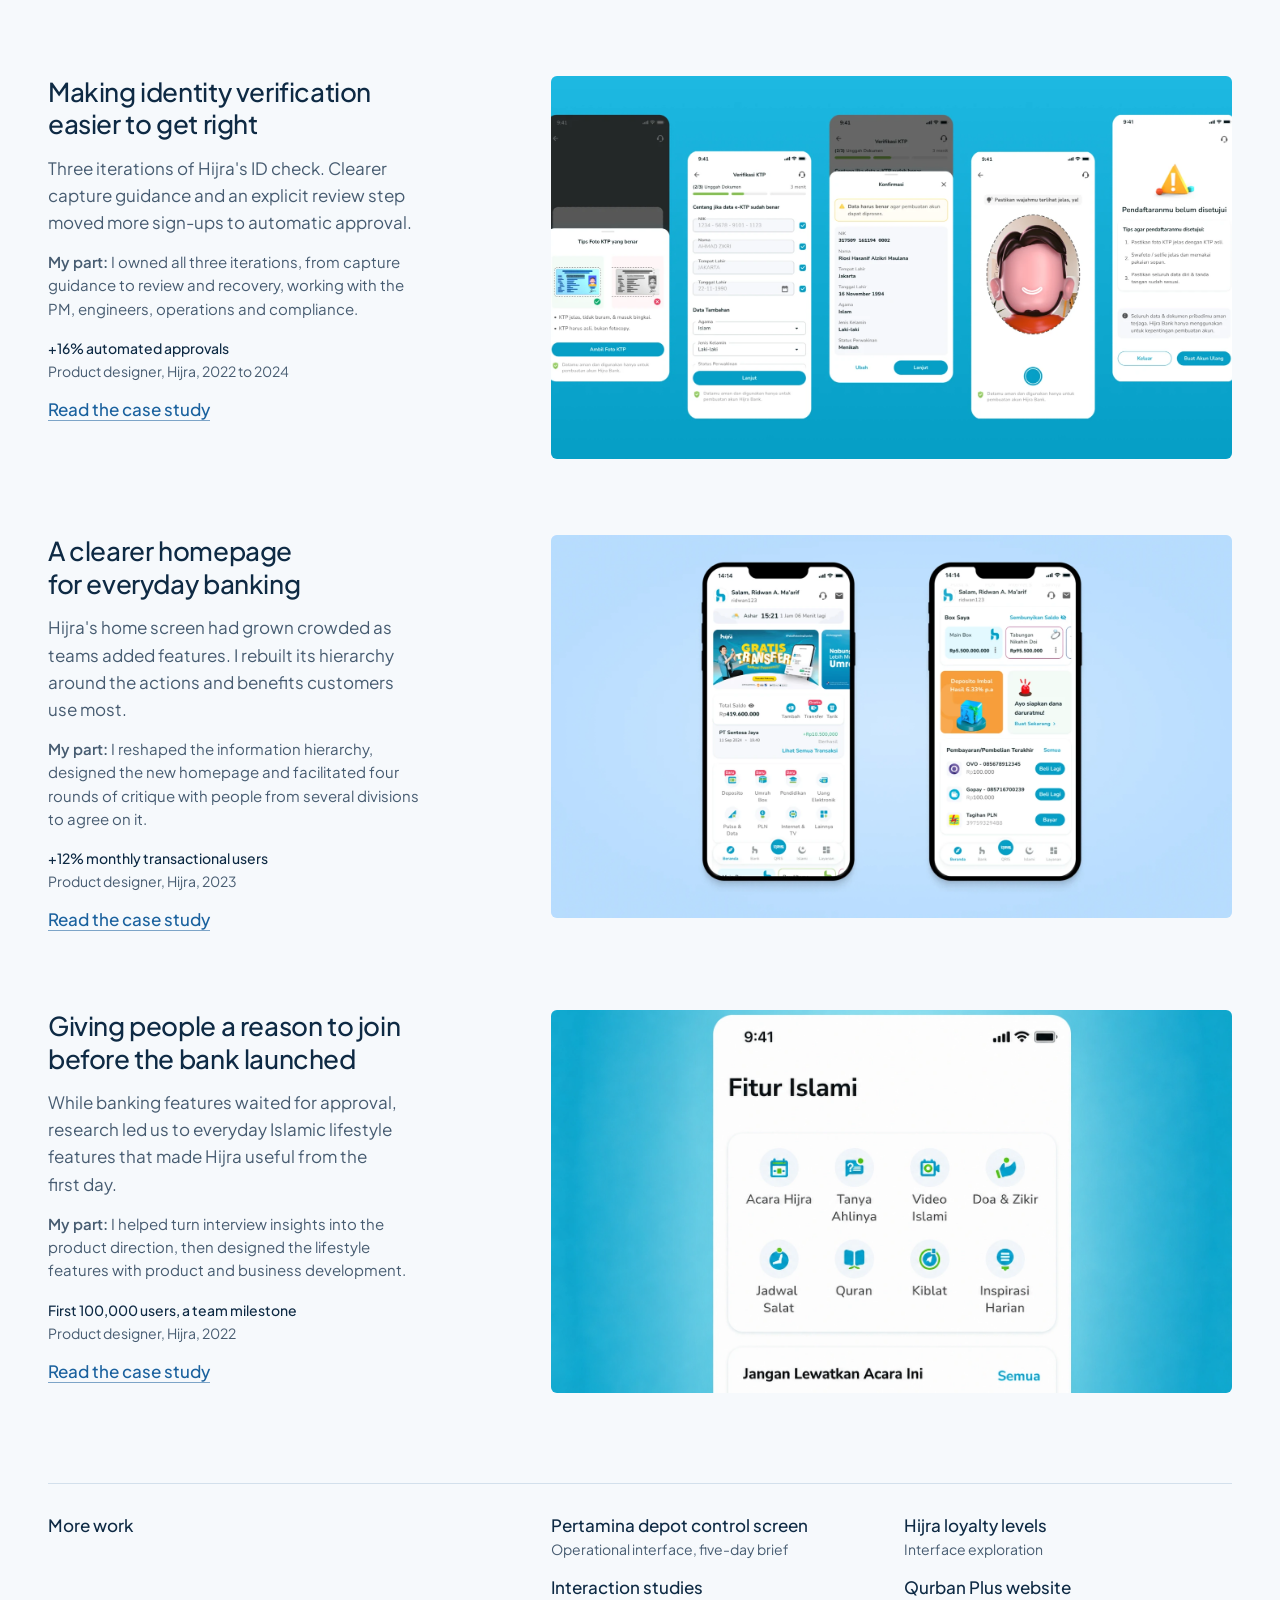
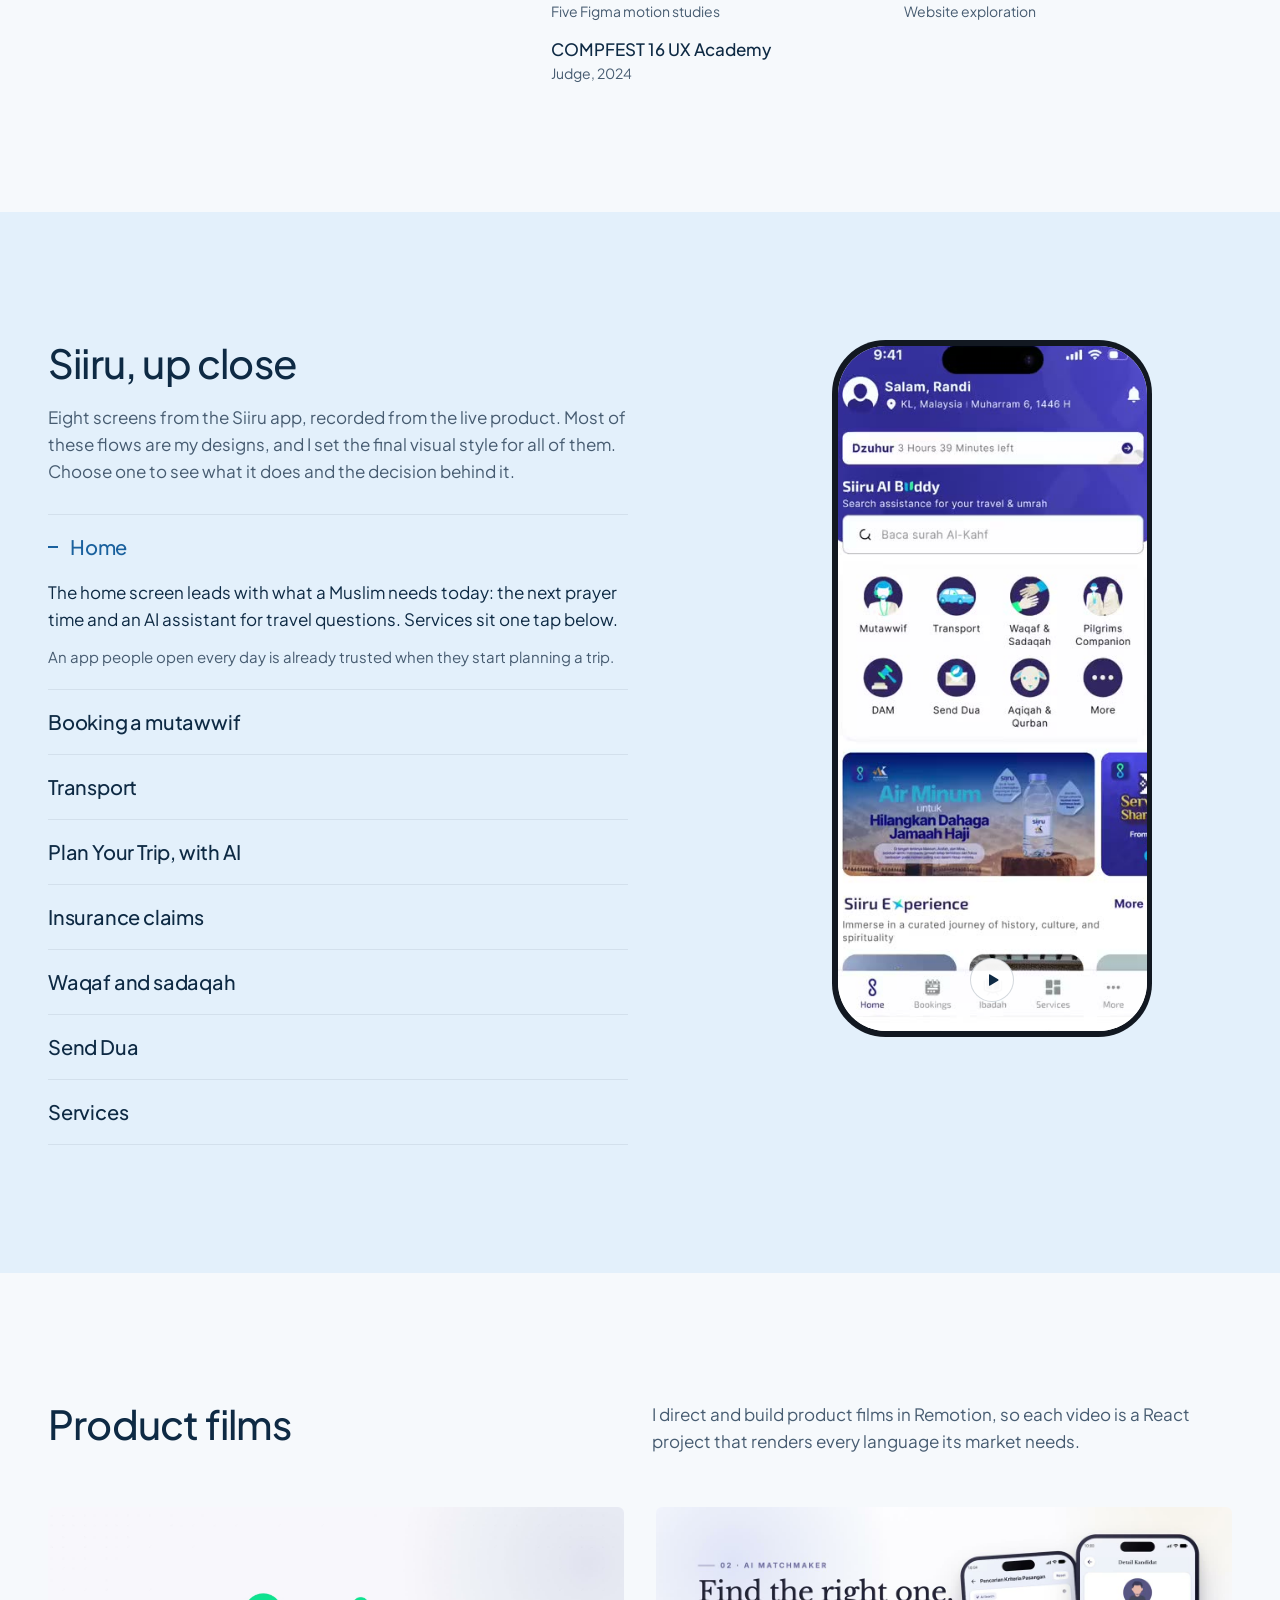
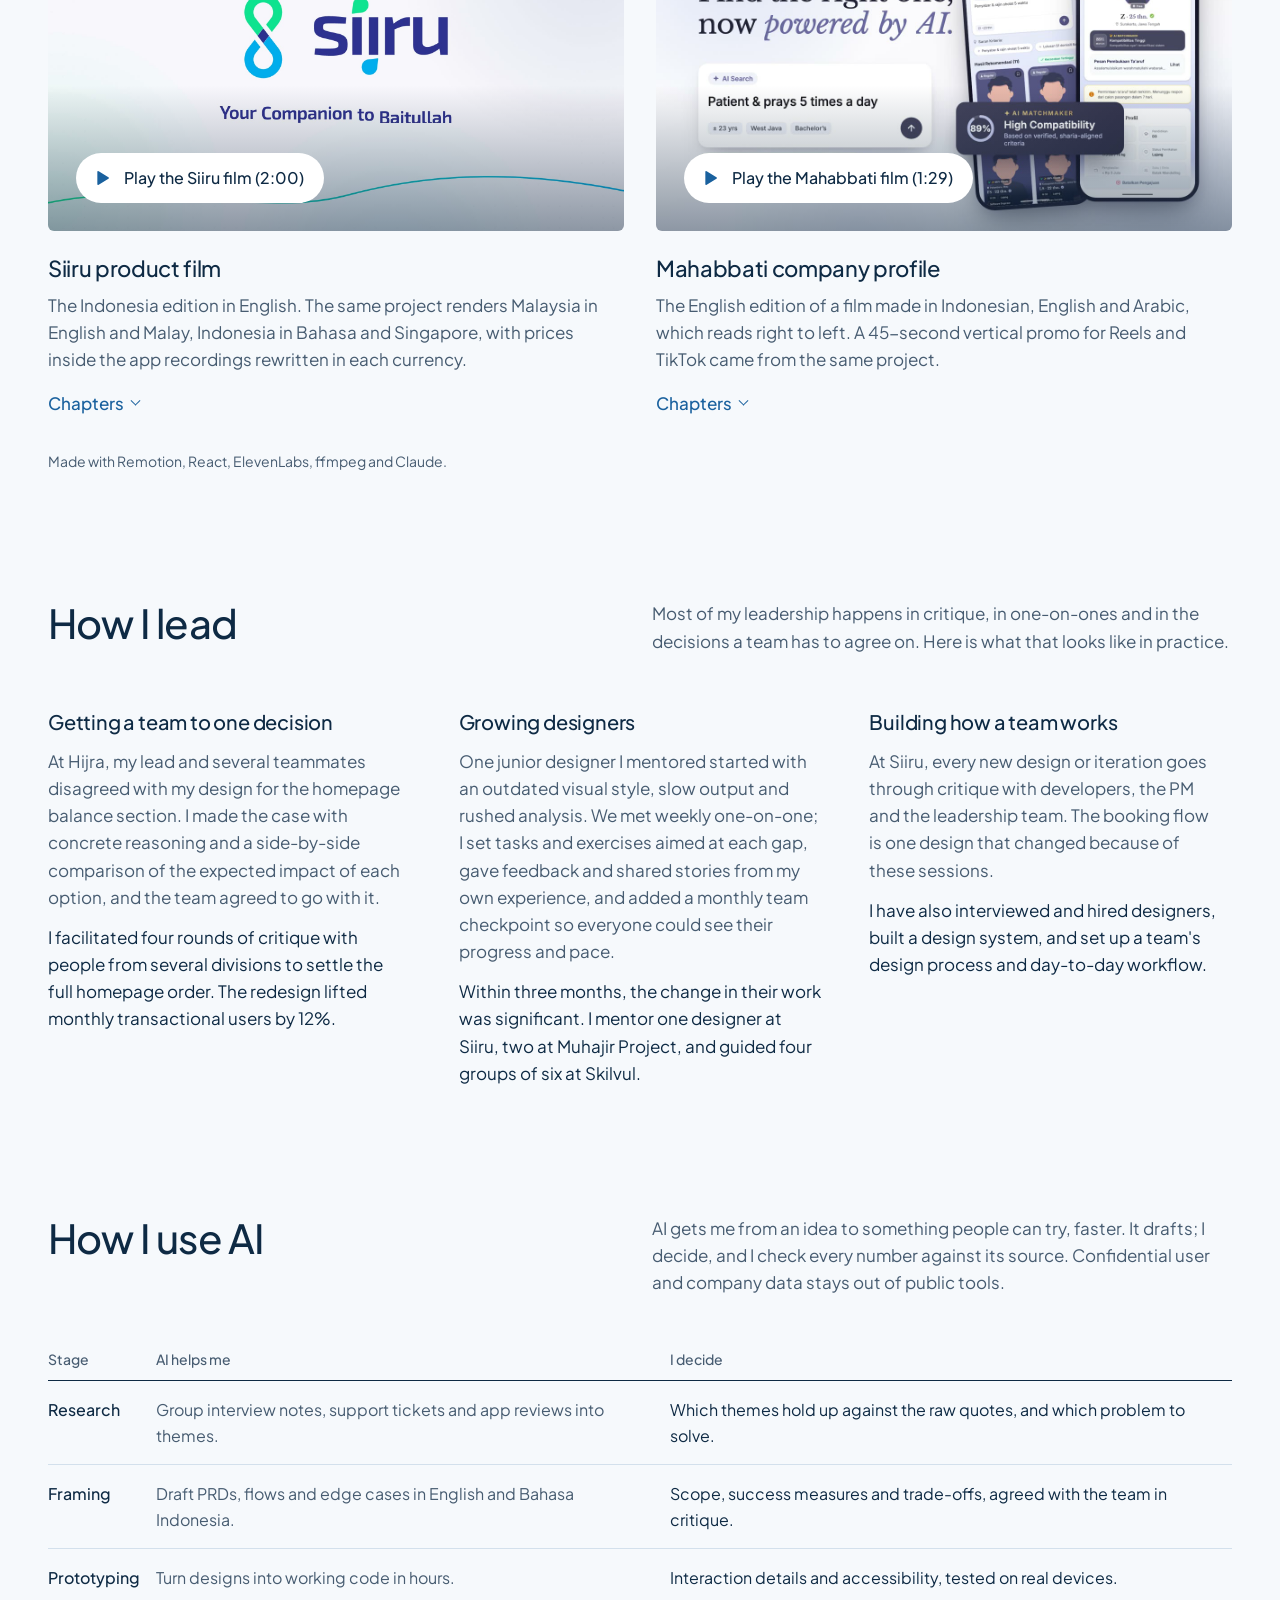
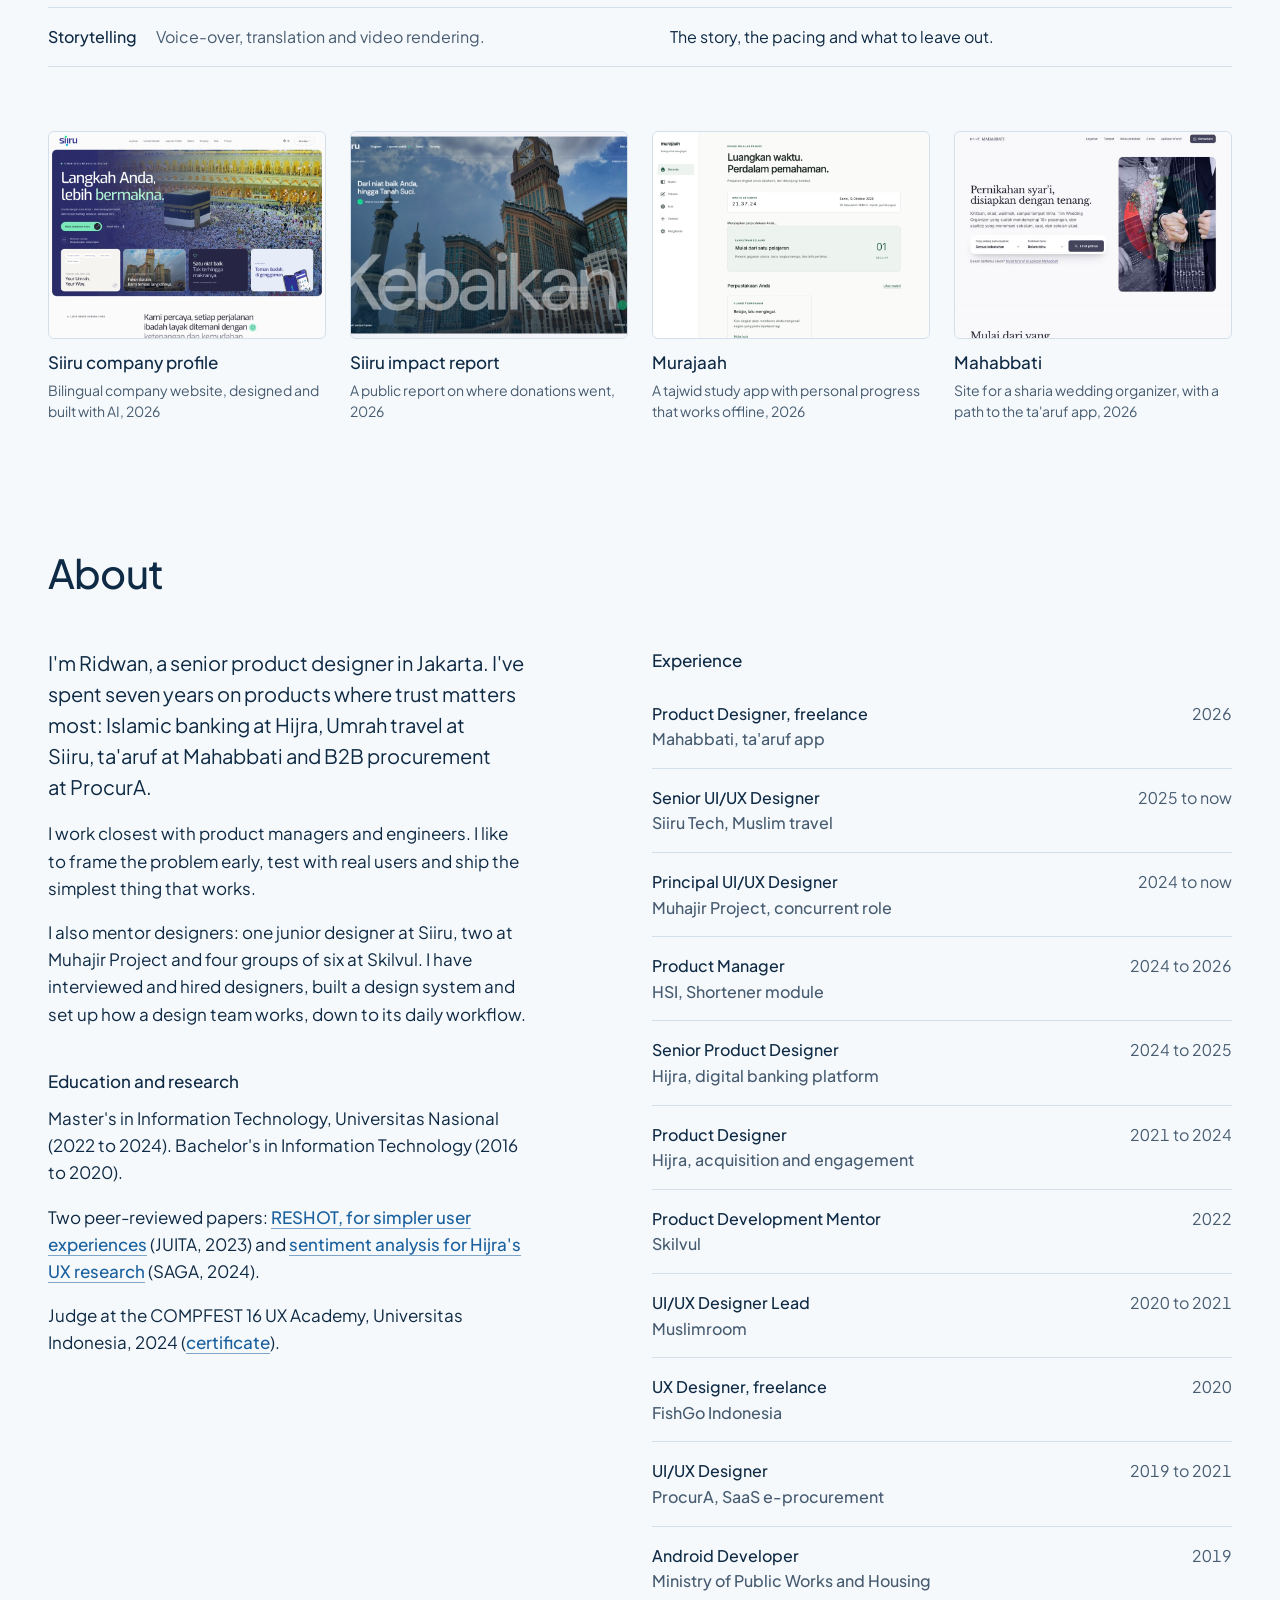
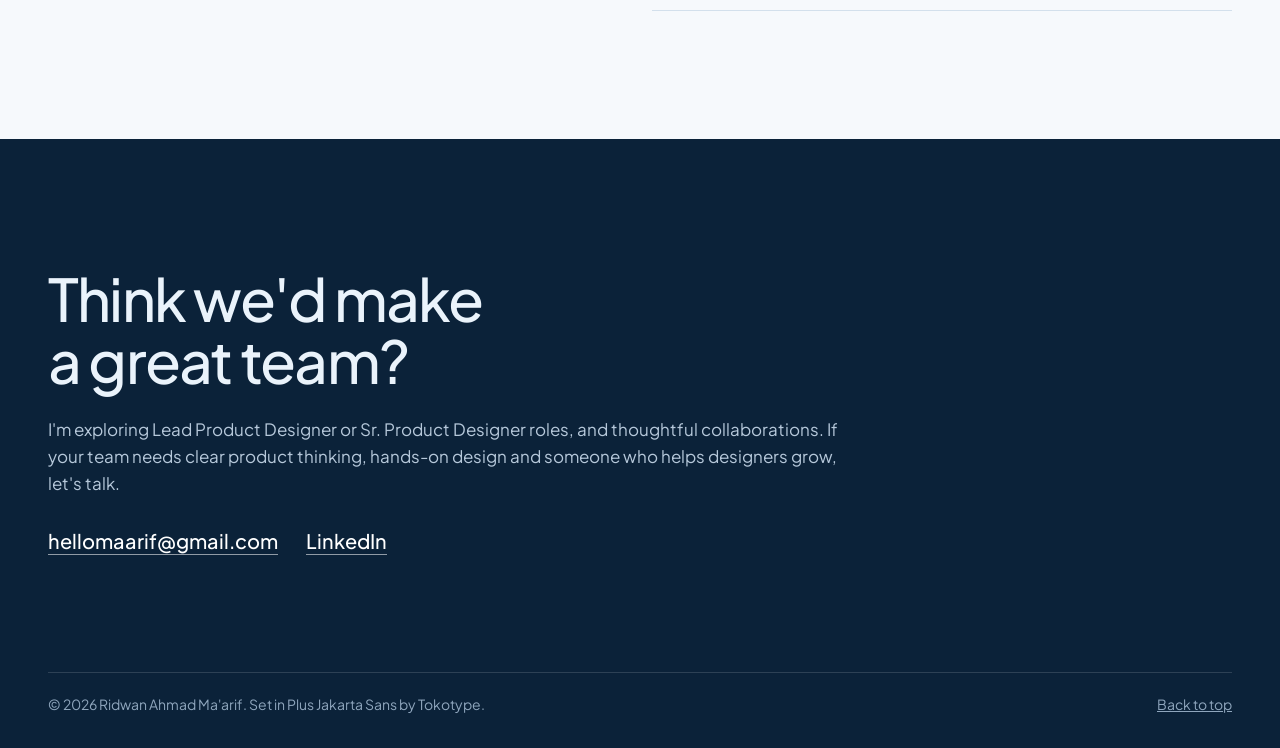
<file: works.html>
<!doctype html>
<html lang="en">
<head>
  <meta charset="utf-8">
  <title>Selected work — Ridwan Ahmad Ma'arif</title>
  <meta name="robots" content="noindex">
  <link rel="canonical" href="https://ridwanahmadm.github.io/#work">
  <meta http-equiv="refresh" content="0; url=index.html#work">
  <script>location.replace('index.html#work');</script>
</head>
<body><p><a href="index.html#work">See selected work</a></p></body>
</html>
</file>
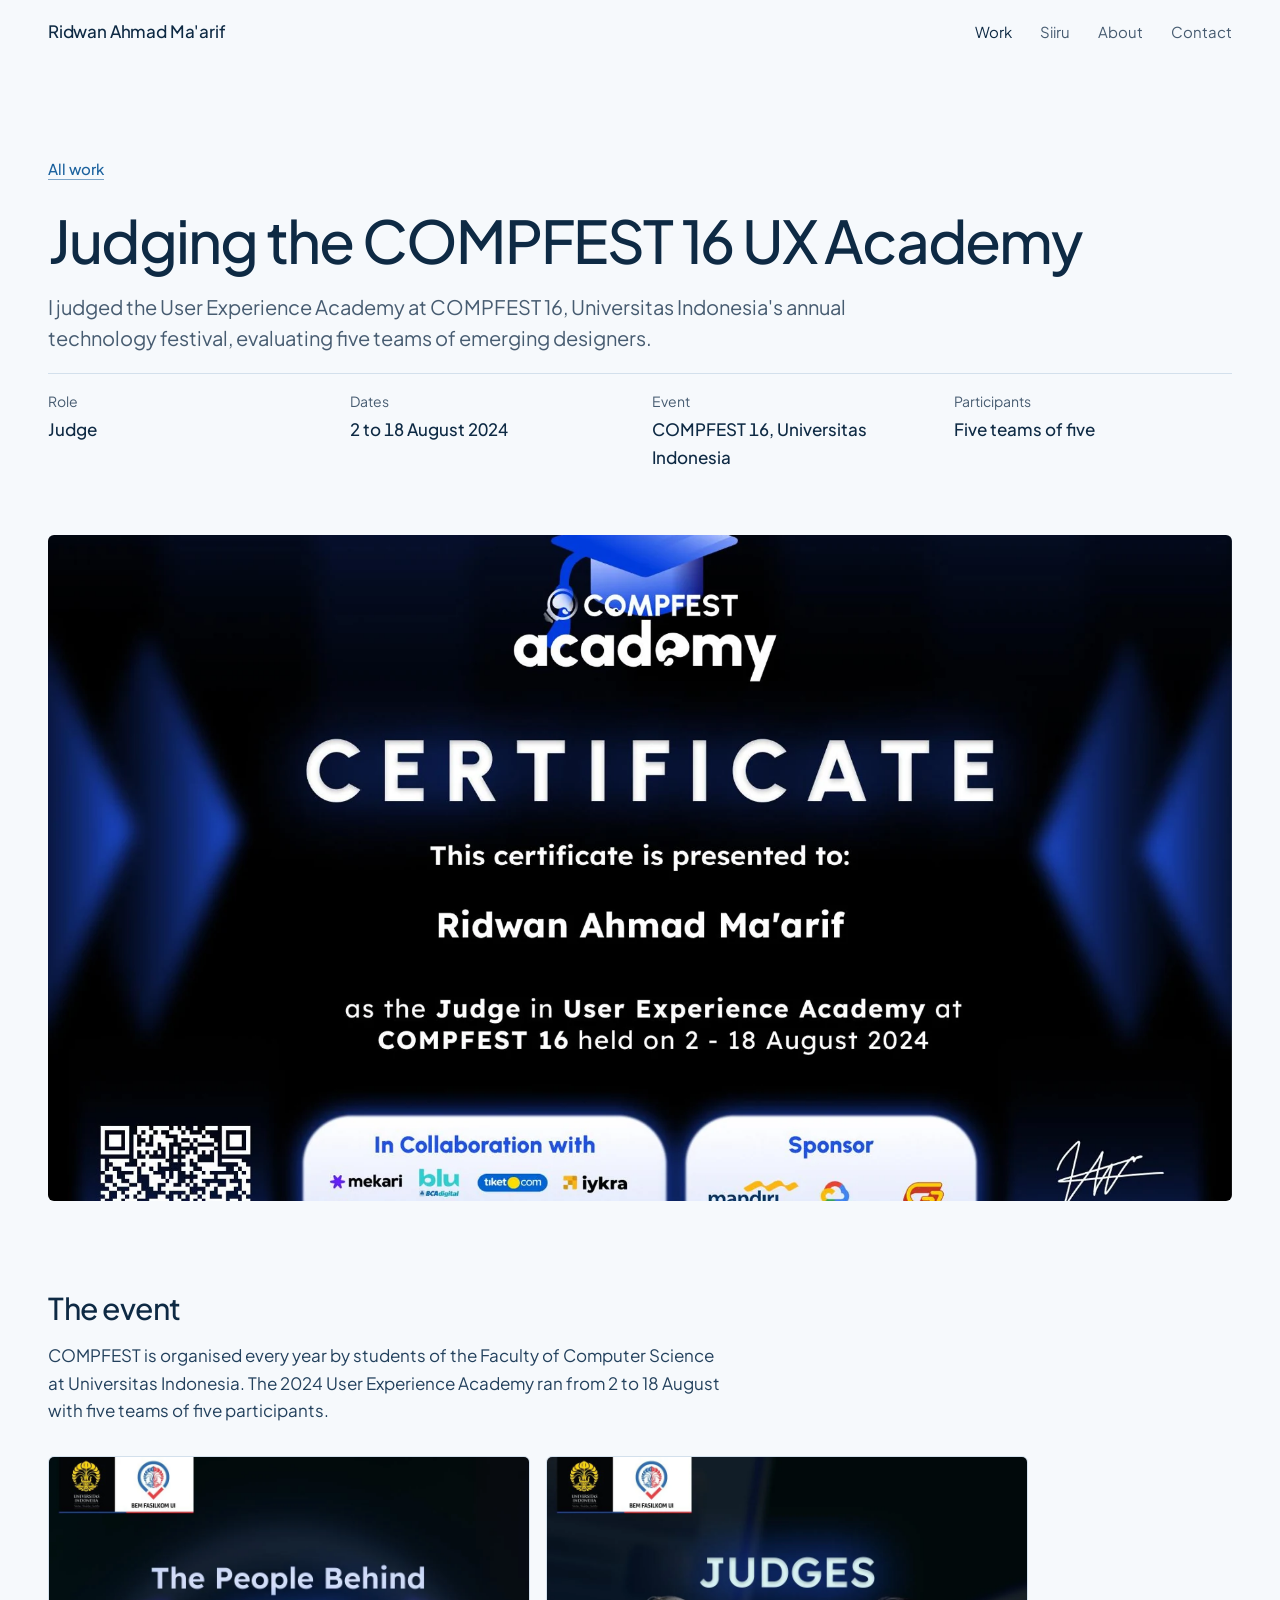
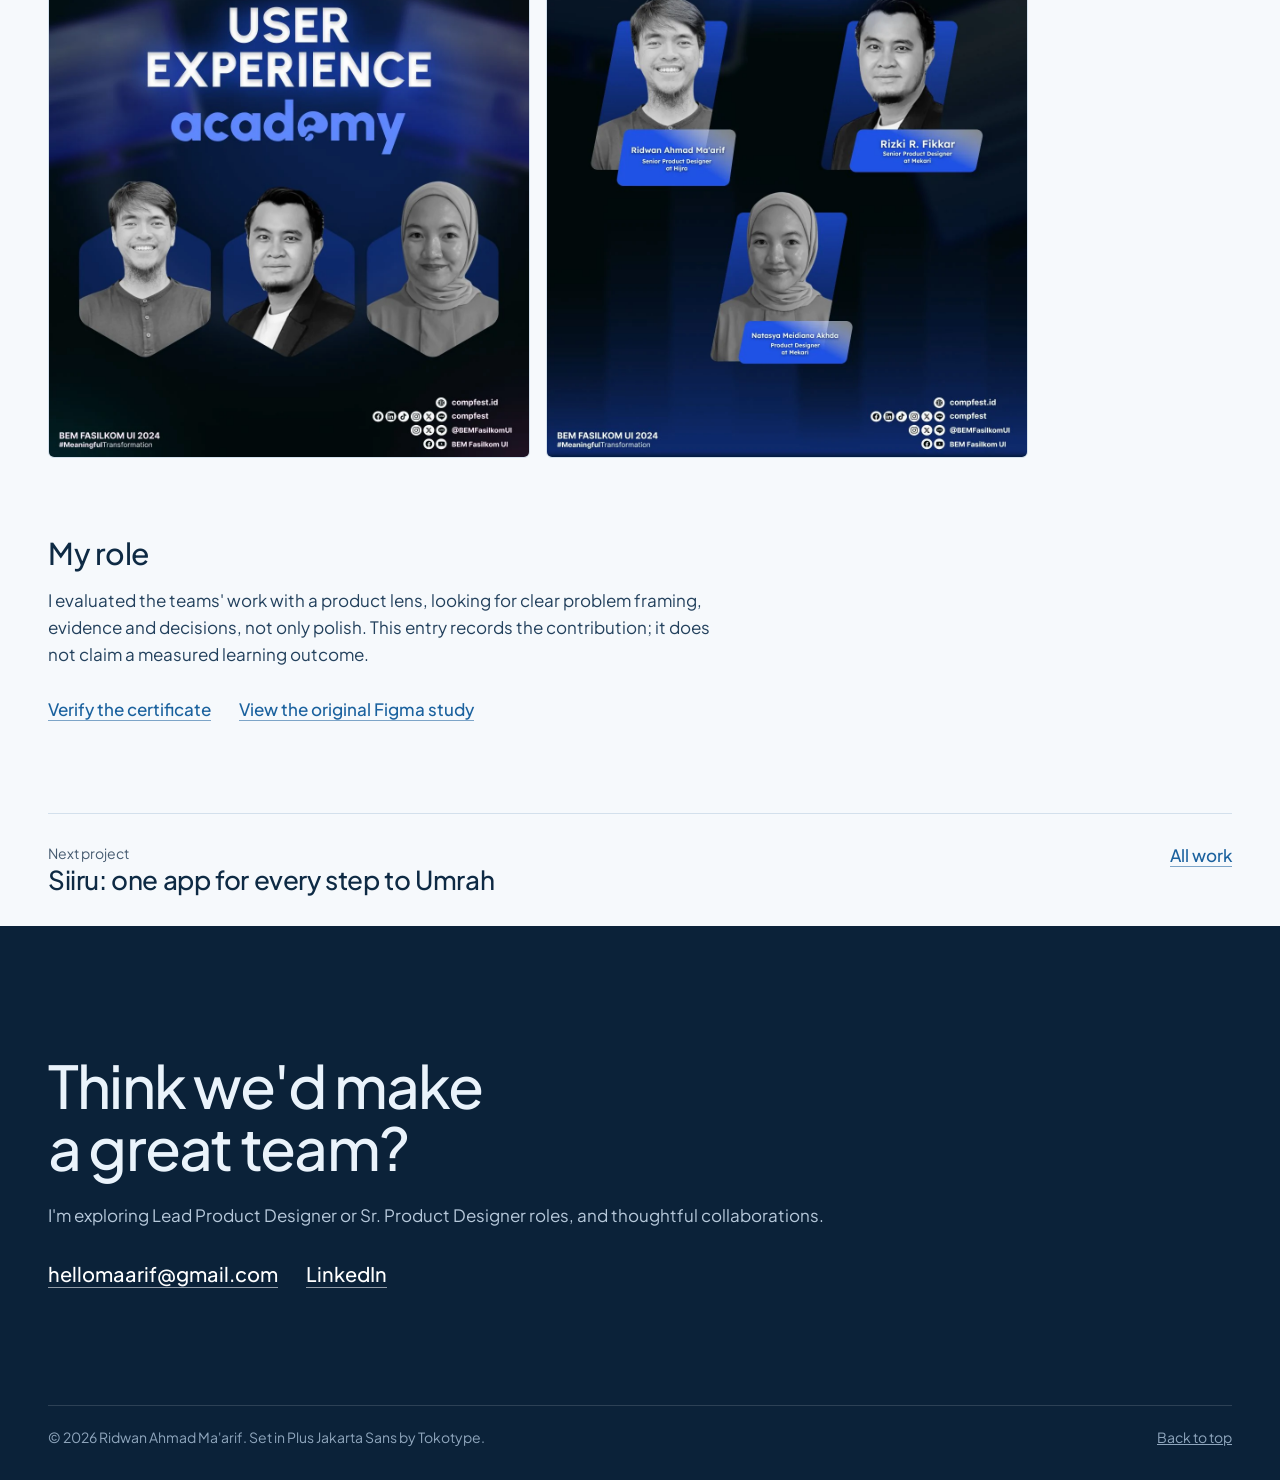
<file: work/compfest-ux-academy.html>
<!doctype html>
<html lang="en">
<head>
  <meta charset="utf-8">
  <meta name="viewport" content="width=device-width, initial-scale=1">
  <title>Judging the COMPFEST 16 UX Academy, Ridwan Ahmad Ma'arif</title>
  <meta name="description" content="I judged the User Experience Academy at COMPFEST 16, Universitas Indonesia's annual technology festival, evaluating five teams of emerging designers.">
  <meta name="theme-color" content="#f6f9fc">
  <link rel="canonical" href="https://ridwanahmadm.github.io/work/compfest-ux-academy.html">
  <link rel="icon" href="../assets/img/favicon.svg" type="image/svg+xml">
  <meta property="og:type" content="article">
  <meta property="og:url" content="https://ridwanahmadm.github.io/work/compfest-ux-academy.html">
  <meta property="og:title" content="Judging the COMPFEST 16 UX Academy">
  <meta property="og:description" content="I judged the User Experience Academy at COMPFEST 16, Universitas Indonesia's annual technology festival, evaluating five teams of emerging designers.">
  <meta property="og:image" content="https://ridwanahmadm.github.io/assets/img/work/1162-4404-imgImage82.webp">
  <meta name="twitter:card" content="summary_large_image">
  <script>document.documentElement.classList.add('js');</script>
  <link rel="preconnect" href="https://fonts.googleapis.com">
  <link rel="preconnect" href="https://fonts.gstatic.com" crossorigin>
  <link rel="stylesheet" href="https://fonts.googleapis.com/css2?family=Plus+Jakarta+Sans:wght@400;500;600&display=swap">
  <link rel="stylesheet" href="../assets/css/site.css">
  <script type="module" src="../assets/js/site.js"></script>
</head>
<body>
  <a class="skip" href="#main">Skip to content</a>

  <header class="top">
    <div class="wrap">
      <a class="name" href="../index.html">Ridwan<span> Ahmad Ma'arif</span></a>
      <nav class="menu" aria-label="Main">
        <a href="../index.html#work" aria-current="page">Work</a>
        <a href="../index.html#siiru">Siiru</a>
        <a href="../index.html#about">About</a>
        <a href="#contact">Contact</a>
      </nav>
    </div>
  </header>

  <main id="main">
    <header class="case-head">
      <div class="wrap">
        <a class="link back" href="../index.html#work">All work</a>
        <h1 class="display">Judging the COMPFEST 16 UX Academy</h1>
        <p class="lead">I judged the User Experience Academy at COMPFEST 16, Universitas Indonesia's annual technology festival, evaluating five teams of emerging designers.</p>
        
        <dl class="facts"><div><dt>Role</dt><dd>Judge</dd></div><div><dt>Dates</dt><dd>2 to 18 August 2024</dd></div><div><dt>Event</dt><dd>COMPFEST 16, Universitas Indonesia</dd></div><div><dt>Participants</dt><dd>Five teams of five</dd></div></dl>
        <div class="cover" style="view-transition-name: cover-compfest-ux-academy"><img src="../assets/img/work/1162-4404-imgImage82.webp" alt="Certificate for Ridwan's role as a COMPFEST UX Academy judge" width="1800" height="1272" fetchpriority="high" decoding="async"></div>
      </div>
    </header>

    <div class="case-body">
      <div class="wrap">
        <div class="col">
      <section class="case-section">
        <h2>The event</h2>
        <p>COMPFEST is organised every year by students of the Faculty of Computer Science at Universitas Indonesia. The 2024 User Experience Academy ran from 2 to 18 August with five teams of five participants.</p>
        <div class="pair"><figure class="fig">
          <div class="fig-frame"><img src="../assets/img/work/1162-4404-imgImage2.webp" alt="User Experience Academy judges announcement" width="1080" height="1350" loading="lazy" decoding="async"></div>
        </figure><figure class="fig">
          <div class="fig-frame"><img src="../assets/img/work/1162-4404-imgImage1.webp" alt="COMPFEST 2024 judging panel" width="1080" height="1350" loading="lazy" decoding="async"></div>
        </figure></div>
      </section>
      <section class="case-section">
        <h2>My role</h2>
        <p>I evaluated the teams' work with a product lens, looking for clear problem framing, evidence and decisions, not only polish. This entry records the contribution; it does not claim a measured learning outcome.</p>
        
      </section>
        
        <p class="links" style="margin-top:28px"><a class="link" href="https://verify.compfest.id/cf-2024-01948cda-8466-7000-aa25-a553a5f160a9" rel="noopener">Verify the certificate</a><a class="link" href="https://www.figma.com/proto/6sJv9drZxaXjDptTn8Q7Vv/Portfolio-Ridwan-Ahmad-Maarif?node-id=1162-4404&starting-point-node-id=1162%3A4404" rel="noopener">View the original Figma study</a></p>
        </div>
        <div class="case-end">
          <a class="next" href="siiru.html"><small>Next project</small><span class="h3">Siiru: one app for every step to Umrah</span></a>
          <a class="link" href="../index.html#work">All work</a>
        </div>
      </div>
    </div>
  </main>

  <footer class="contact" id="contact" aria-labelledby="contact-title">
    <div class="wrap">
      <h2 class="display" id="contact-title">Think we'd make a great team?</h2>
      <p>I'm exploring Lead Product Designer or Sr. Product Designer roles, and thoughtful collaborations.</p>
      <p class="links">
        <a class="link" href="mailto:hellomaarif@gmail.com">hellomaarif@gmail.com</a>
        <a class="link" href="https://www.linkedin.com/in/ridwanam/" rel="noopener">LinkedIn</a>
      </p>
      <div class="foot">
        <span>© 2026 Ridwan Ahmad Ma'arif. Set in Plus Jakarta Sans by Tokotype.</span>
        <a href="#main">Back to top</a>
      </div>
    </div>
  </footer>
</body>
</html>
</file>
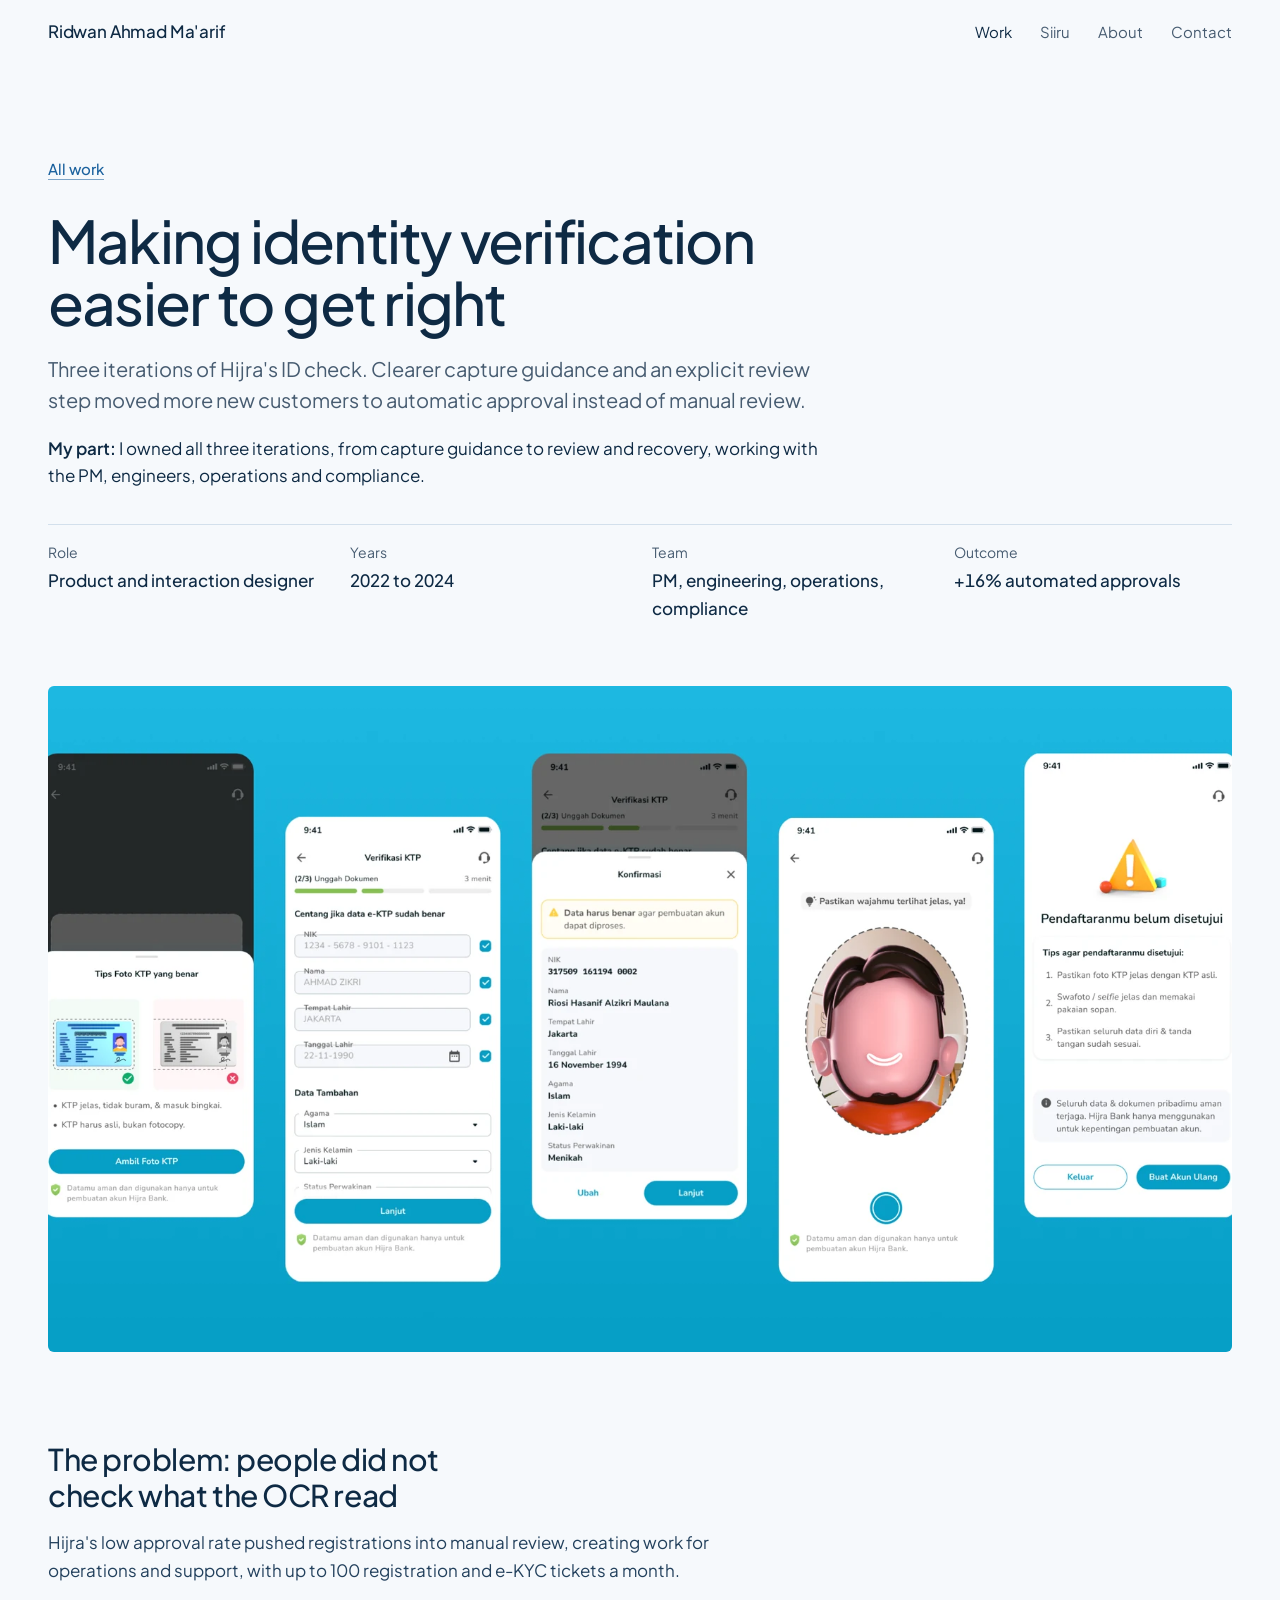
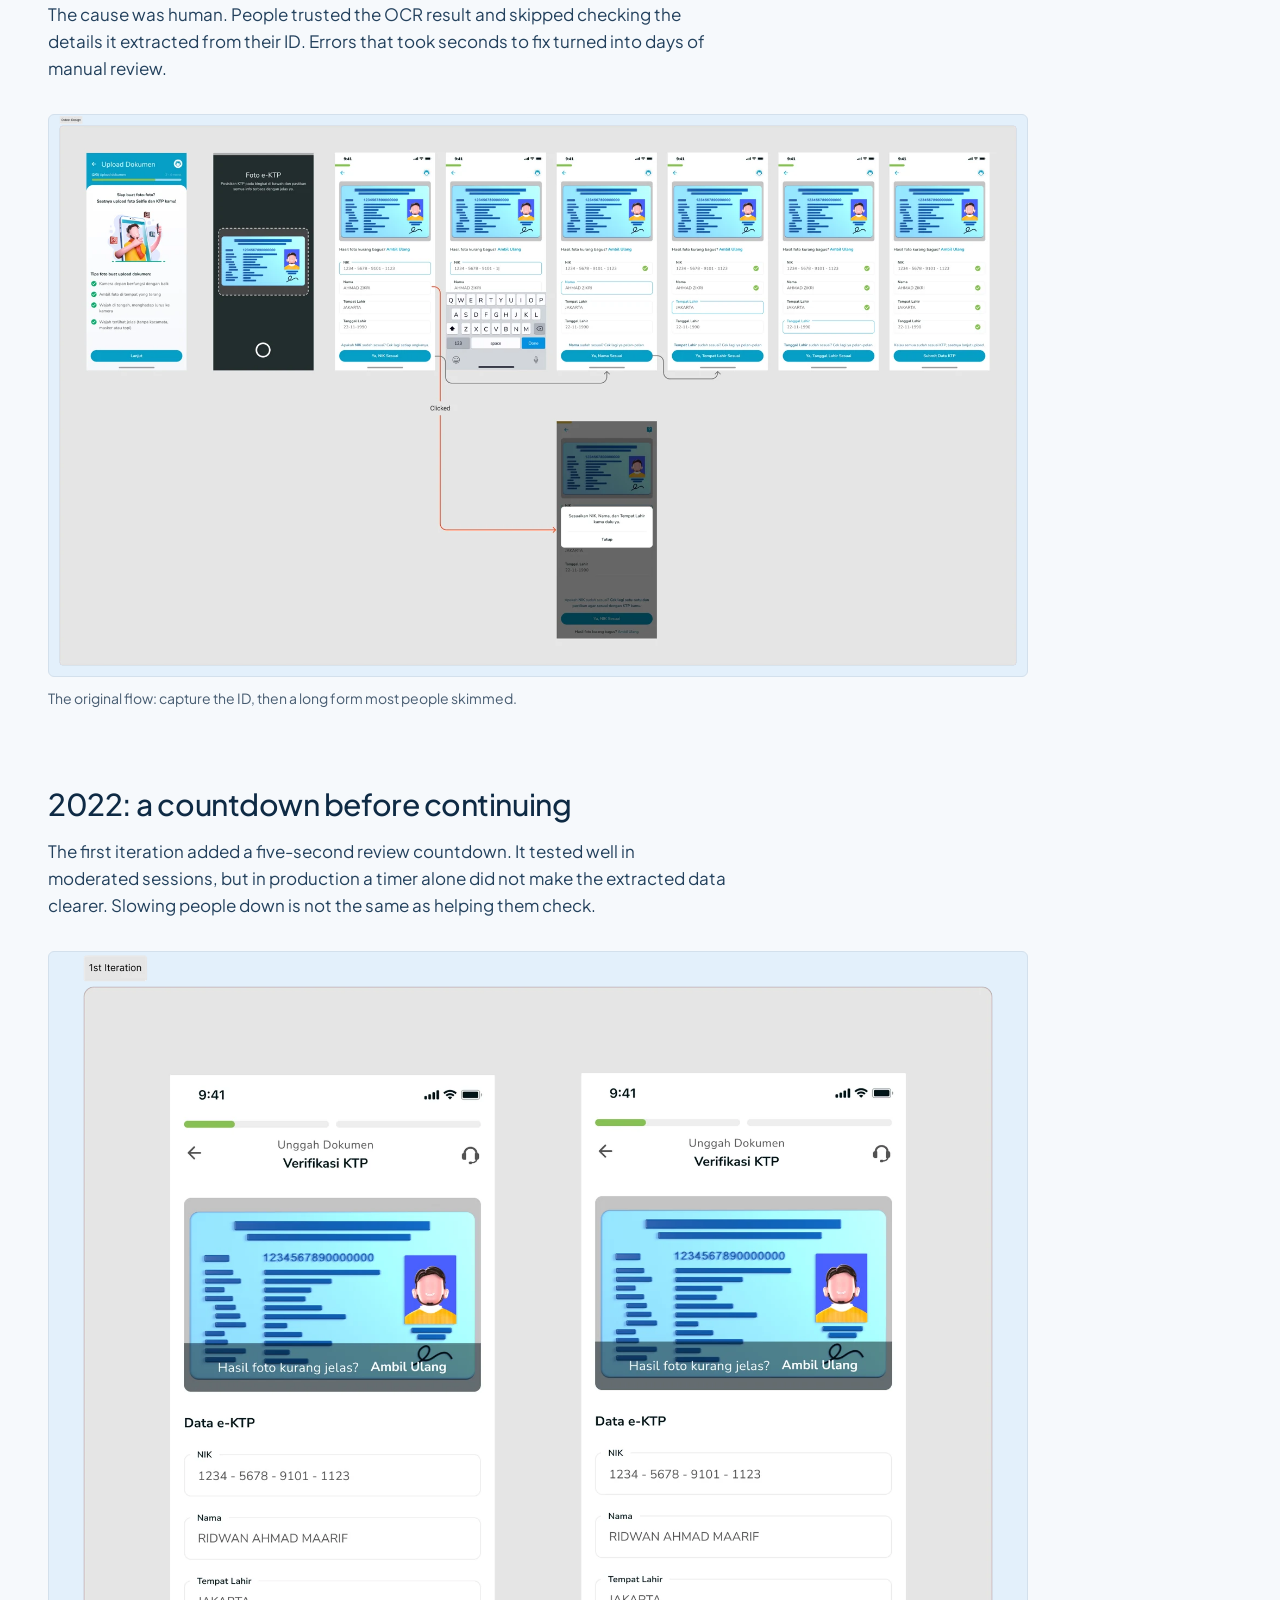
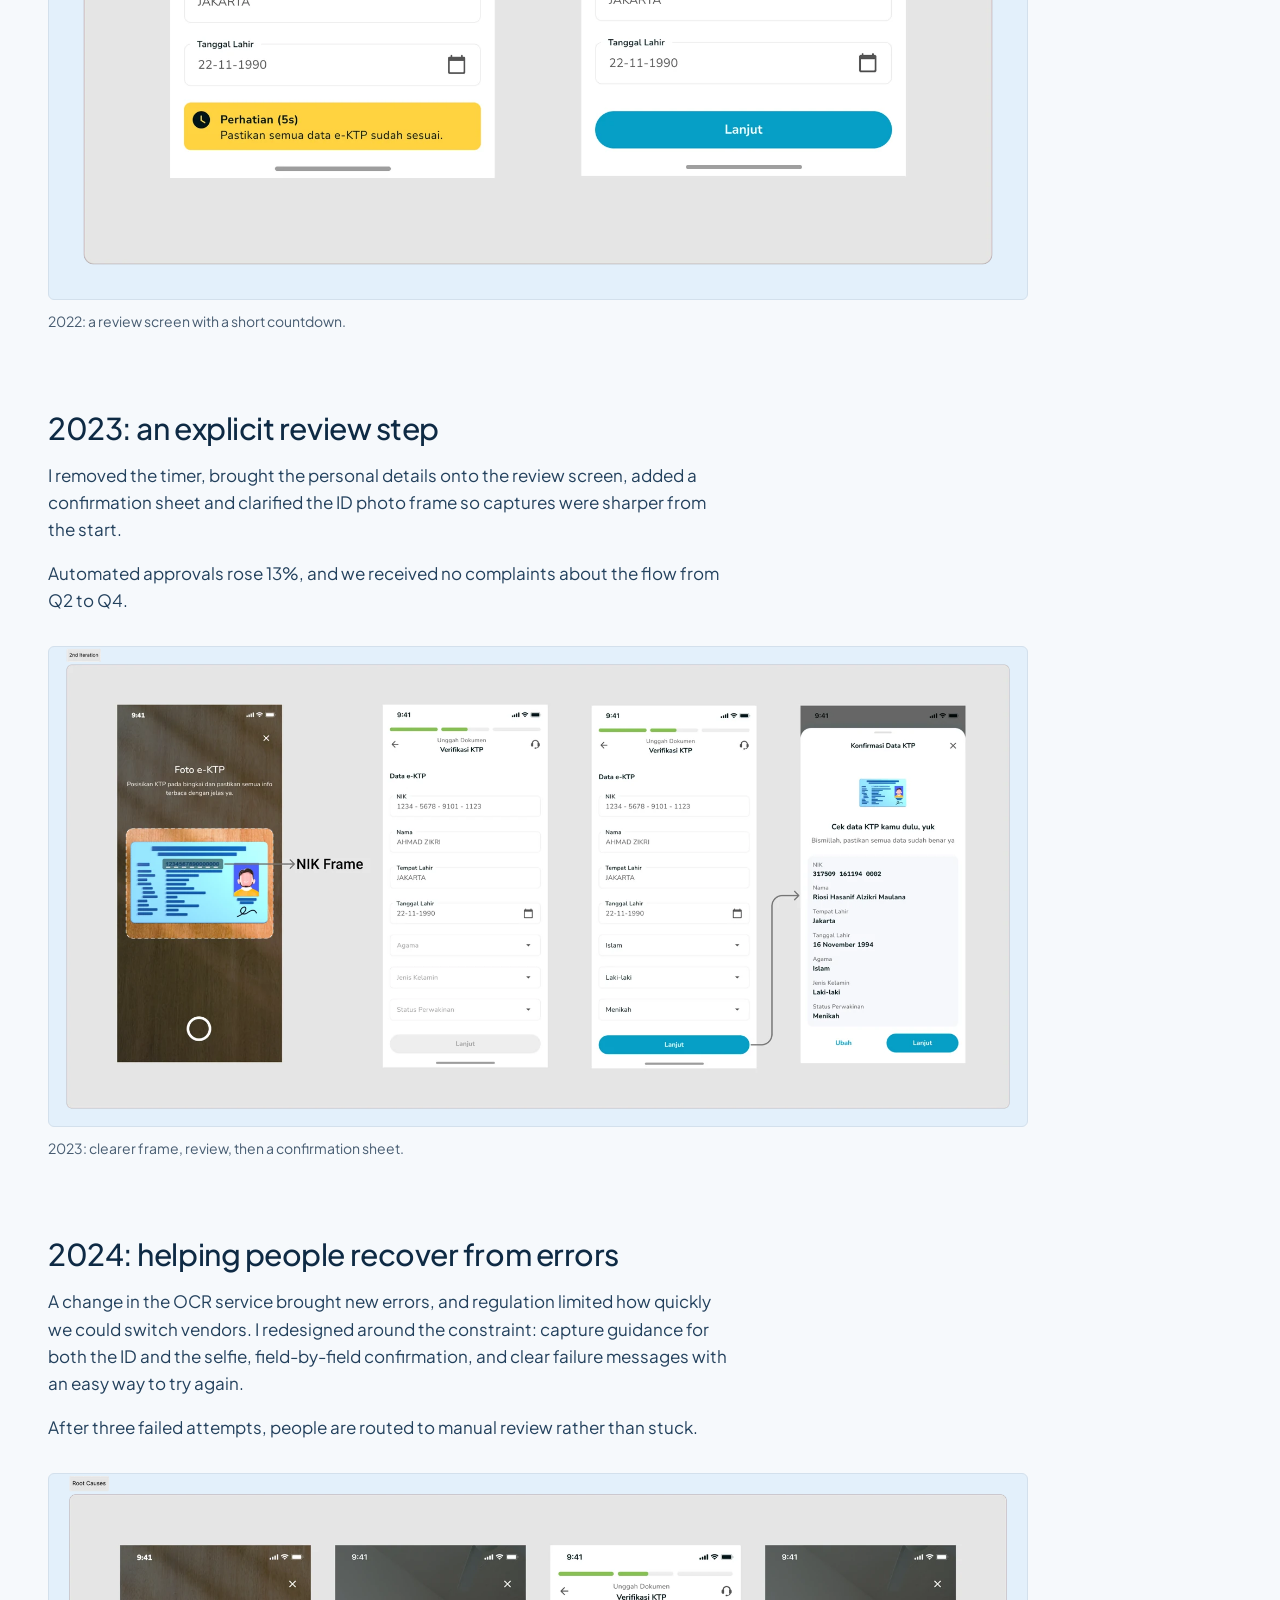
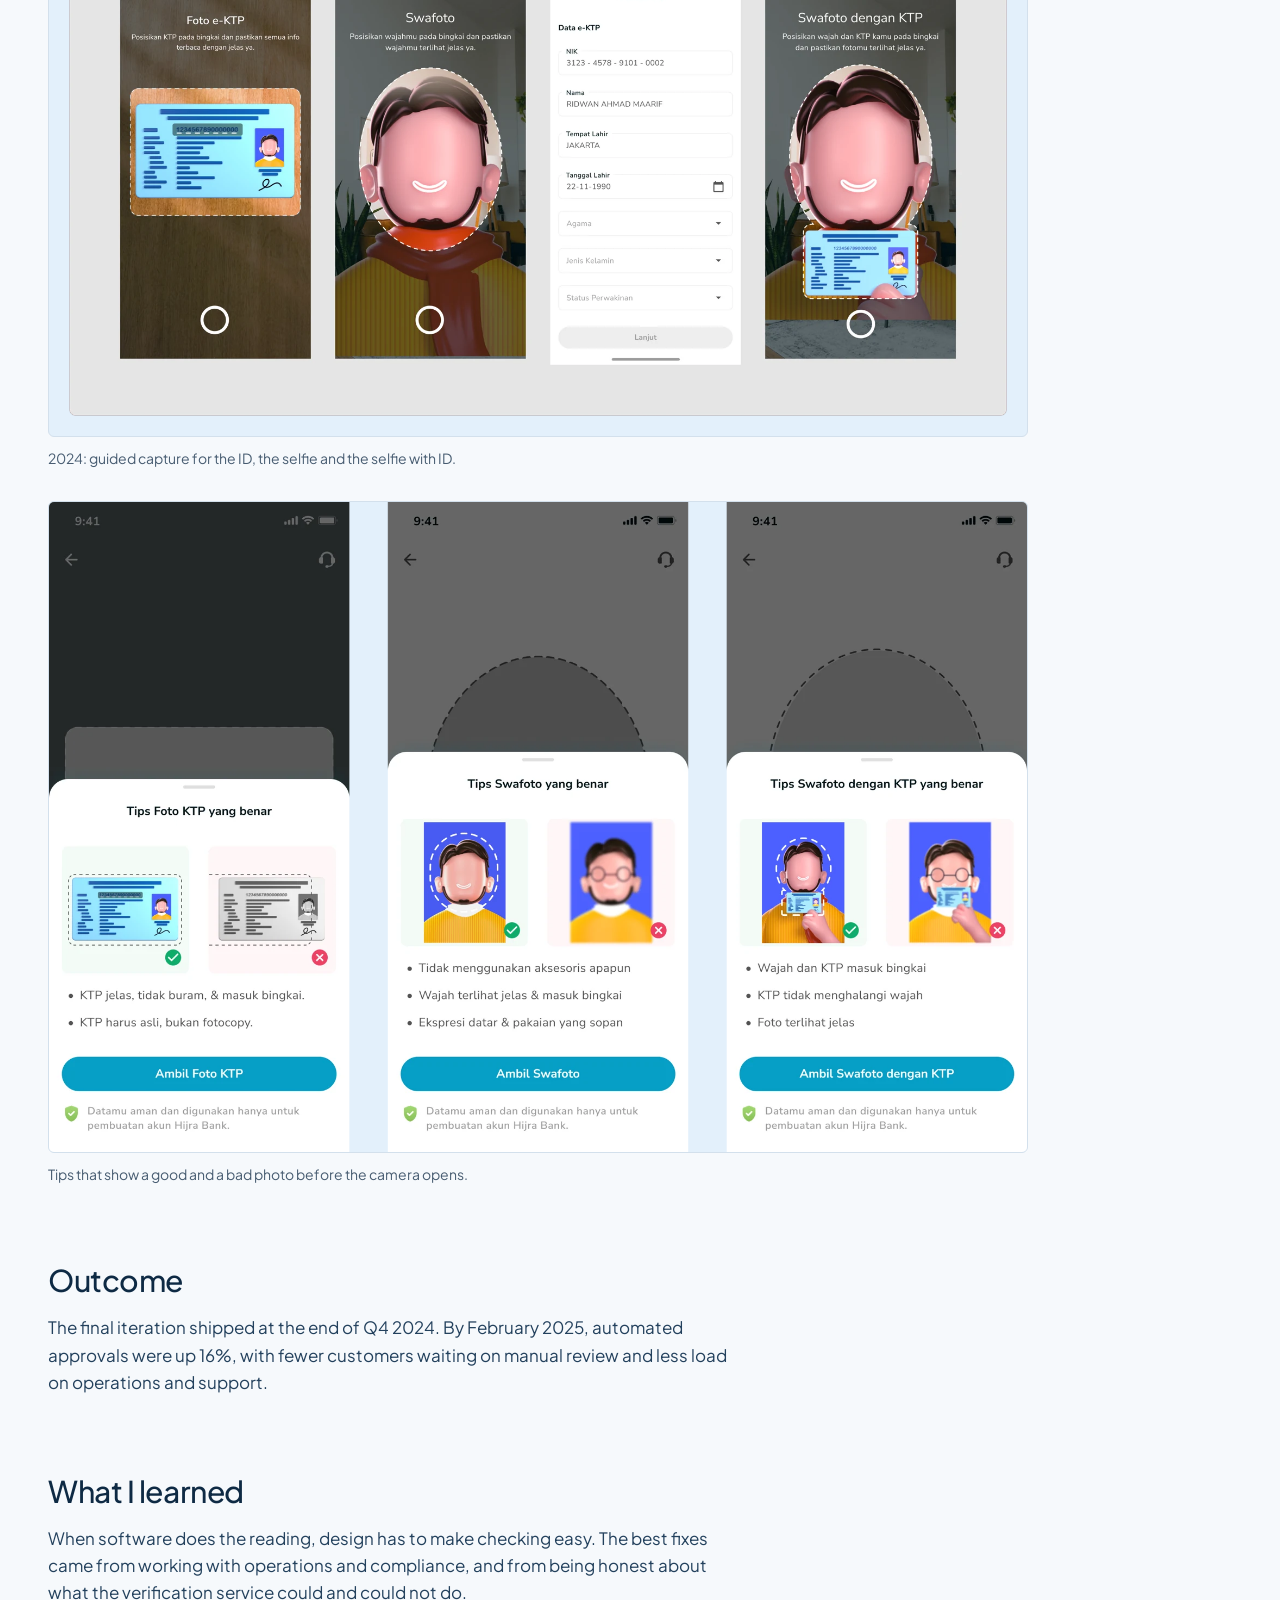
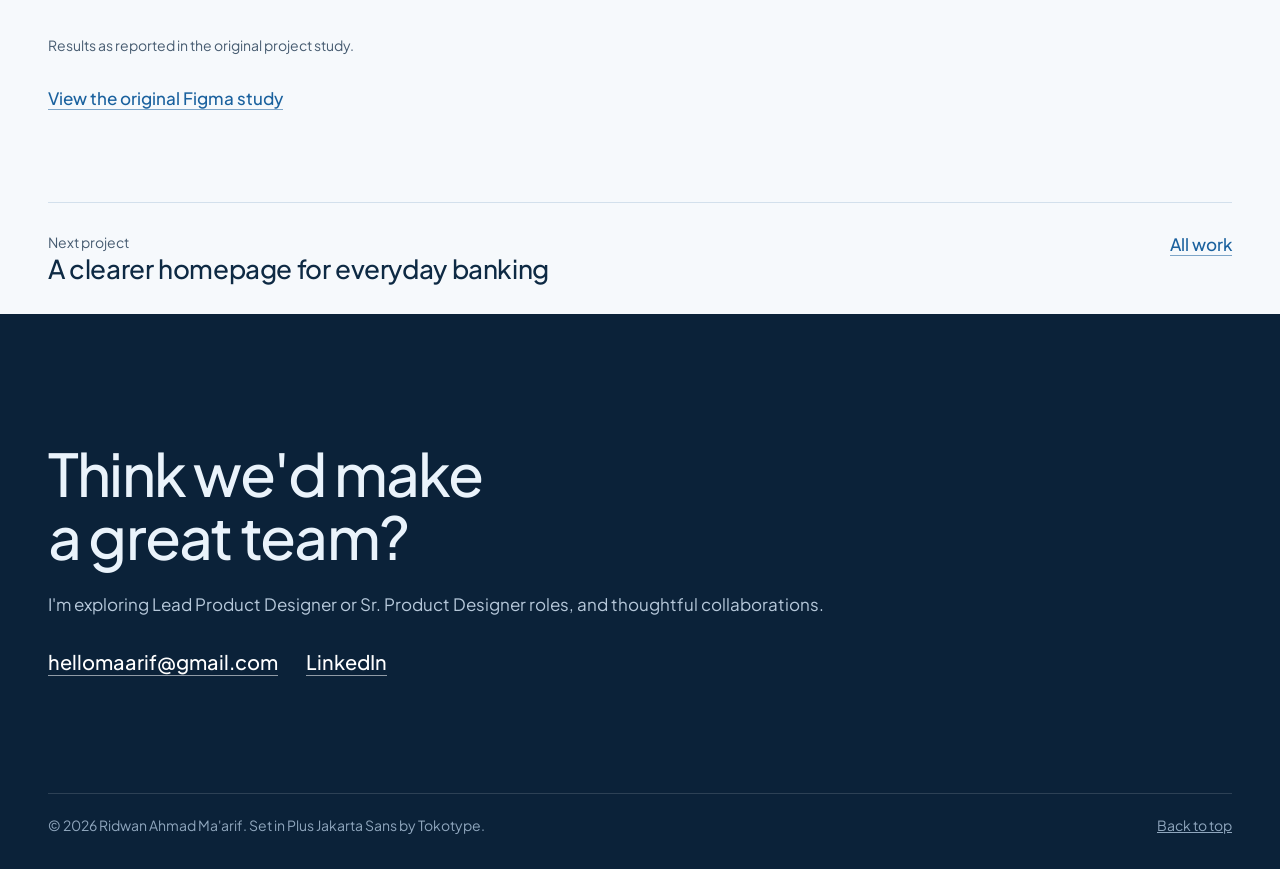
<file: work/hijra-ekyc.html>
<!doctype html>
<html lang="en">
<head>
  <meta charset="utf-8">
  <meta name="viewport" content="width=device-width, initial-scale=1">
  <title>Making identity verification easier to get right, Ridwan Ahmad Ma'arif</title>
  <meta name="description" content="Three iterations of Hijra's ID check. Clearer capture guidance and an explicit review step moved more new customers to automatic approval instead of manual review.">
  <meta name="theme-color" content="#f6f9fc">
  <link rel="canonical" href="https://ridwanahmadm.github.io/work/hijra-ekyc.html">
  <link rel="icon" href="../assets/img/favicon.svg" type="image/svg+xml">
  <meta property="og:type" content="article">
  <meta property="og:url" content="https://ridwanahmadm.github.io/work/hijra-ekyc.html">
  <meta property="og:title" content="Making identity verification easier to get right">
  <meta property="og:description" content="Three iterations of Hijra's ID check. Clearer capture guidance and an explicit review step moved more new customers to automatic approval instead of manual review.">
  <meta property="og:image" content="https://ridwanahmadm.github.io/assets/img/work/ekyc-cover.webp">
  <meta name="twitter:card" content="summary_large_image">
  <script>document.documentElement.classList.add('js');</script>
  <link rel="preconnect" href="https://fonts.googleapis.com">
  <link rel="preconnect" href="https://fonts.gstatic.com" crossorigin>
  <link rel="stylesheet" href="https://fonts.googleapis.com/css2?family=Plus+Jakarta+Sans:wght@400;500;600&display=swap">
  <link rel="stylesheet" href="../assets/css/site.css">
  <script type="module" src="../assets/js/site.js"></script>
</head>
<body>
  <a class="skip" href="#main">Skip to content</a>

  <header class="top">
    <div class="wrap">
      <a class="name" href="../index.html">Ridwan<span> Ahmad Ma'arif</span></a>
      <nav class="menu" aria-label="Main">
        <a href="../index.html#work" aria-current="page">Work</a>
        <a href="../index.html#siiru">Siiru</a>
        <a href="../index.html#about">About</a>
        <a href="#contact">Contact</a>
      </nav>
    </div>
  </header>

  <main id="main">
    <header class="case-head">
      <div class="wrap">
        <a class="link back" href="../index.html#work">All work</a>
        <h1 class="display">Making identity verification easier to get right</h1>
        <p class="lead">Three iterations of Hijra's ID check. Clearer capture guidance and an explicit review step moved more new customers to automatic approval instead of manual review.</p>
        <p class="part"><strong>My part:</strong> I owned all three iterations, from capture guidance to review and recovery, working with the PM, engineers, operations and compliance.</p>
        <dl class="facts"><div><dt>Role</dt><dd>Product and interaction designer</dd></div><div><dt>Years</dt><dd>2022 to 2024</dd></div><div><dt>Team</dt><dd>PM, engineering, operations, compliance</dd></div><div><dt>Outcome</dt><dd>+16% automated approvals</dd></div></dl>
        <div class="cover" style="view-transition-name: cover-hijra-ekyc"><img src="../assets/img/work/ekyc-cover.webp" alt="Hijra e-KYC screens: ID capture, data review, selfie and result" width="1800" height="945" fetchpriority="high" decoding="async"></div>
      </div>
    </header>

    <div class="case-body">
      <div class="wrap">
        <div class="col">
      <section class="case-section">
        <h2>The problem: people did not check what the OCR read</h2>
        <p>Hijra's low approval rate pushed registrations into manual review, creating work for operations and support, with up to 100 registration and e-KYC tickets a month.</p>
        <p>The cause was human. People trusted the OCR result and skipped checking the details it extracted from their ID. Errors that took seconds to fix turned into days of manual review.</p>
        <figure class="fig">
          <div class="fig-frame"><img src="../assets/img/work/969-356-imgImage10.webp" alt="The original Hijra e-KYC flow from introduction to ID capture and data entry" width="1800" height="1031" loading="lazy" decoding="async"></div>
          <figcaption>The original flow: capture the ID, then a long form most people skimmed.</figcaption>
        </figure>
      </section>
      <section class="case-section">
        <h2>2022: a countdown before continuing</h2>
        <p>The first iteration added a five-second review countdown. It tested well in moderated sessions, but in production a timer alone did not make the extracted data clearer. Slowing people down is not the same as helping them check.</p>
        <figure class="fig">
          <div class="fig-frame"><img src="../assets/img/work/969-356-imgImage.webp" alt="First iteration of the identity data review screen" width="1800" height="1743" loading="lazy" decoding="async"></div>
          <figcaption>2022: a review screen with a short countdown.</figcaption>
        </figure>
      </section>
      <section class="case-section">
        <h2>2023: an explicit review step</h2>
        <p>I removed the timer, brought the personal details onto the review screen, added a confirmation sheet and clarified the ID photo frame so captures were sharper from the start.</p>
        <p>Automated approvals rose 13%, and we received no complaints about the flow from Q2 to Q4.</p>
        <figure class="fig">
          <div class="fig-frame"><img src="../assets/img/work/969-356-imgImage21.webp" alt="Second iteration with an ID frame, data review and confirmation sheet" width="1800" height="881" loading="lazy" decoding="async"></div>
          <figcaption>2023: clearer frame, review, then a confirmation sheet.</figcaption>
        </figure>
      </section>
      <section class="case-section">
        <h2>2024: helping people recover from errors</h2>
        <p>A change in the OCR service brought new errors, and regulation limited how quickly we could switch vendors. I redesigned around the constraint: capture guidance for both the ID and the selfie, field-by-field confirmation, and clear failure messages with an easy way to try again.</p>
        <p>After three failed attempts, people are routed to manual review rather than stuck.</p>
        <figure class="fig">
          <div class="fig-frame"><img src="../assets/img/work/969-356-imgImage22.webp" alt="Capture guidance for the ID photo, the selfie and the selfie with ID" width="1800" height="1033" loading="lazy" decoding="async"></div>
          <figcaption>2024: guided capture for the ID, the selfie and the selfie with ID.</figcaption>
        </figure>
        <figure class="fig">
          <div class="fig-frame"><img src="../assets/img/work/969-356-imgImage24.webp" alt="Tips screens comparing correct and incorrect ID and selfie photos" width="1800" height="1197" loading="lazy" decoding="async"></div>
          <figcaption>Tips that show a good and a bad photo before the camera opens.</figcaption>
        </figure>
      </section>
      <section class="case-section">
        <h2>Outcome</h2>
        <p>The final iteration shipped at the end of Q4 2024. By February 2025, automated approvals were up 16%, with fewer customers waiting on manual review and less load on operations and support.</p>
        
      </section>
      <section class="case-section">
        <h2>What I learned</h2>
        <p>When software does the reading, design has to make checking easy. The best fixes came from working with operations and compliance, and from being honest about what the verification service could and could not do.</p>
        
      </section>
        <p class="footnote">Results as reported in the original project study.</p>
        <p class="links" style="margin-top:28px"><a class="link" href="https://www.figma.com/proto/6sJv9drZxaXjDptTn8Q7Vv/Portfolio-Ridwan-Ahmad-Maarif?node-id=969-356&starting-point-node-id=969%3A356" rel="noopener">View the original Figma study</a></p>
        </div>
        <div class="case-end">
          <a class="next" href="hijra-homepage.html"><small>Next project</small><span class="h3">A clearer homepage for everyday banking</span></a>
          <a class="link" href="../index.html#work">All work</a>
        </div>
      </div>
    </div>
  </main>

  <footer class="contact" id="contact" aria-labelledby="contact-title">
    <div class="wrap">
      <h2 class="display" id="contact-title">Think we'd make a great team?</h2>
      <p>I'm exploring Lead Product Designer or Sr. Product Designer roles, and thoughtful collaborations.</p>
      <p class="links">
        <a class="link" href="mailto:hellomaarif@gmail.com">hellomaarif@gmail.com</a>
        <a class="link" href="https://www.linkedin.com/in/ridwanam/" rel="noopener">LinkedIn</a>
      </p>
      <div class="foot">
        <span>© 2026 Ridwan Ahmad Ma'arif. Set in Plus Jakarta Sans by Tokotype.</span>
        <a href="#main">Back to top</a>
      </div>
    </div>
  </footer>
</body>
</html>
</file>
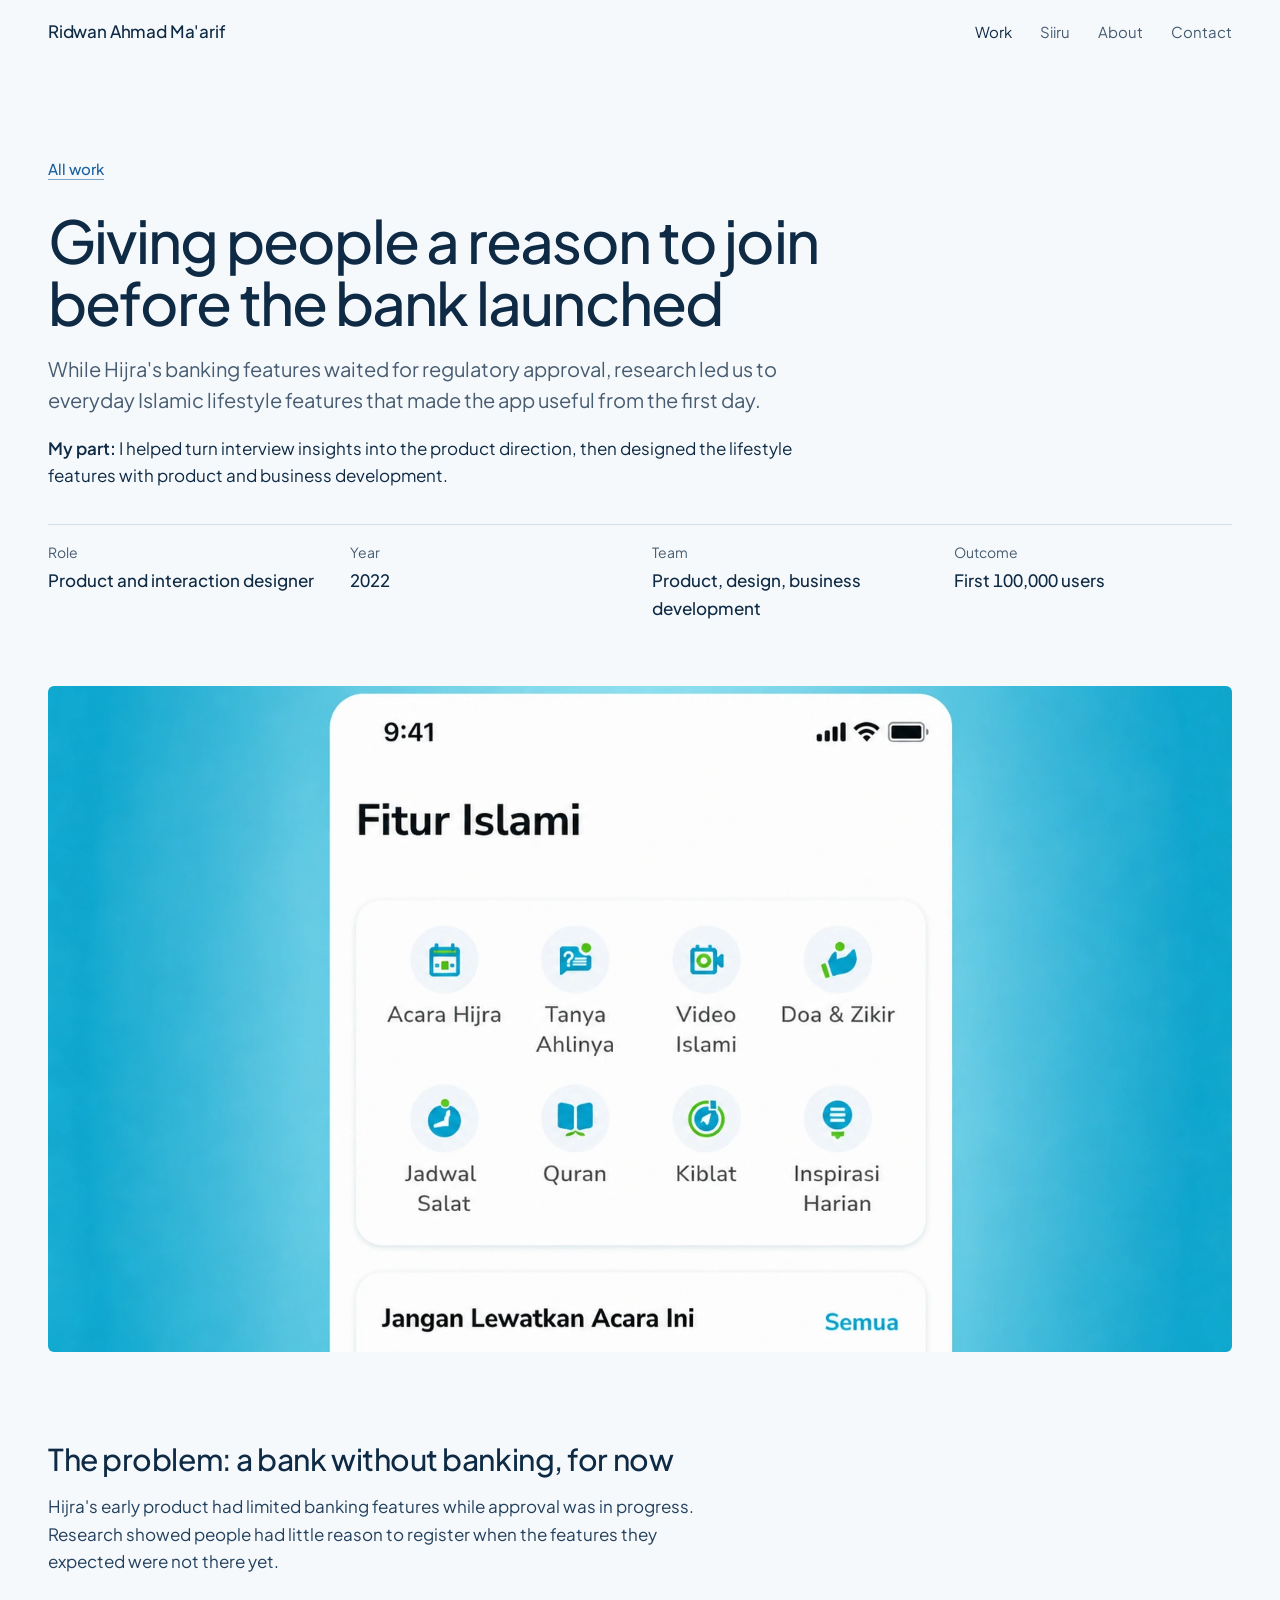
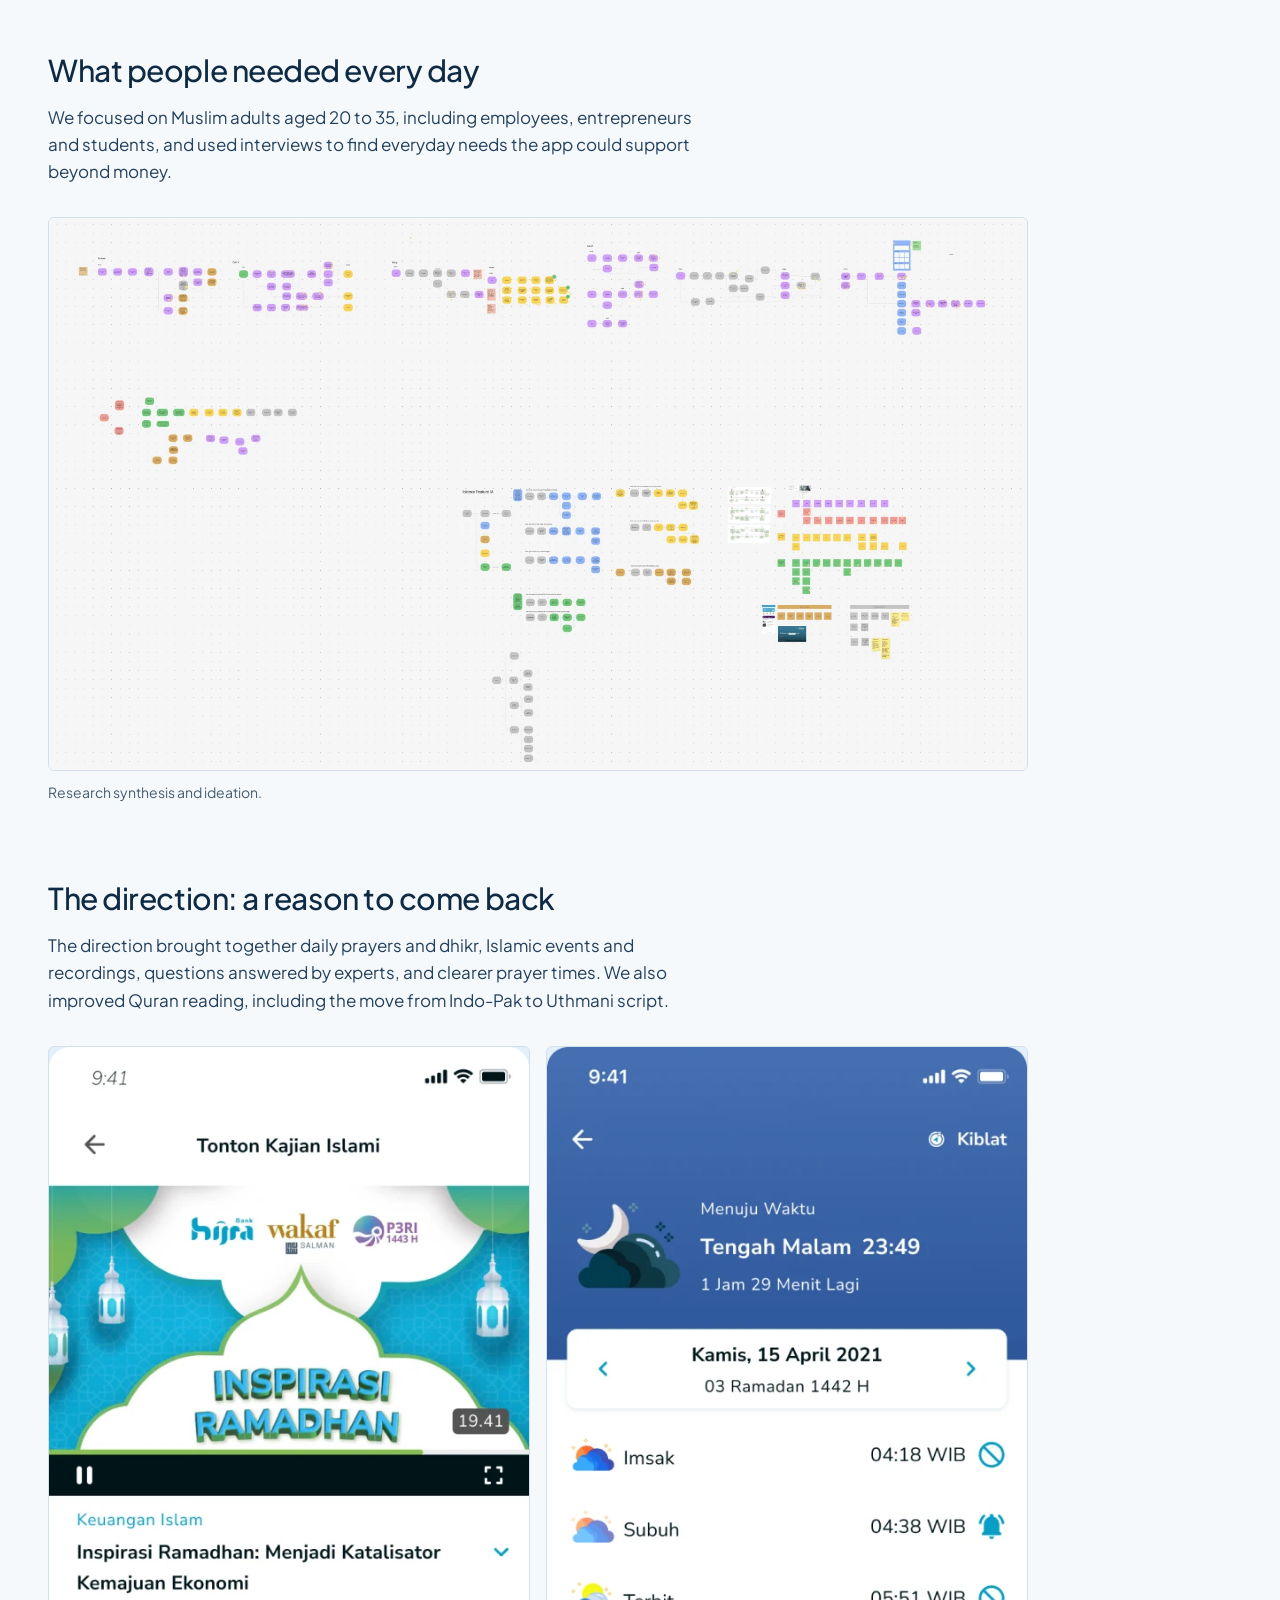
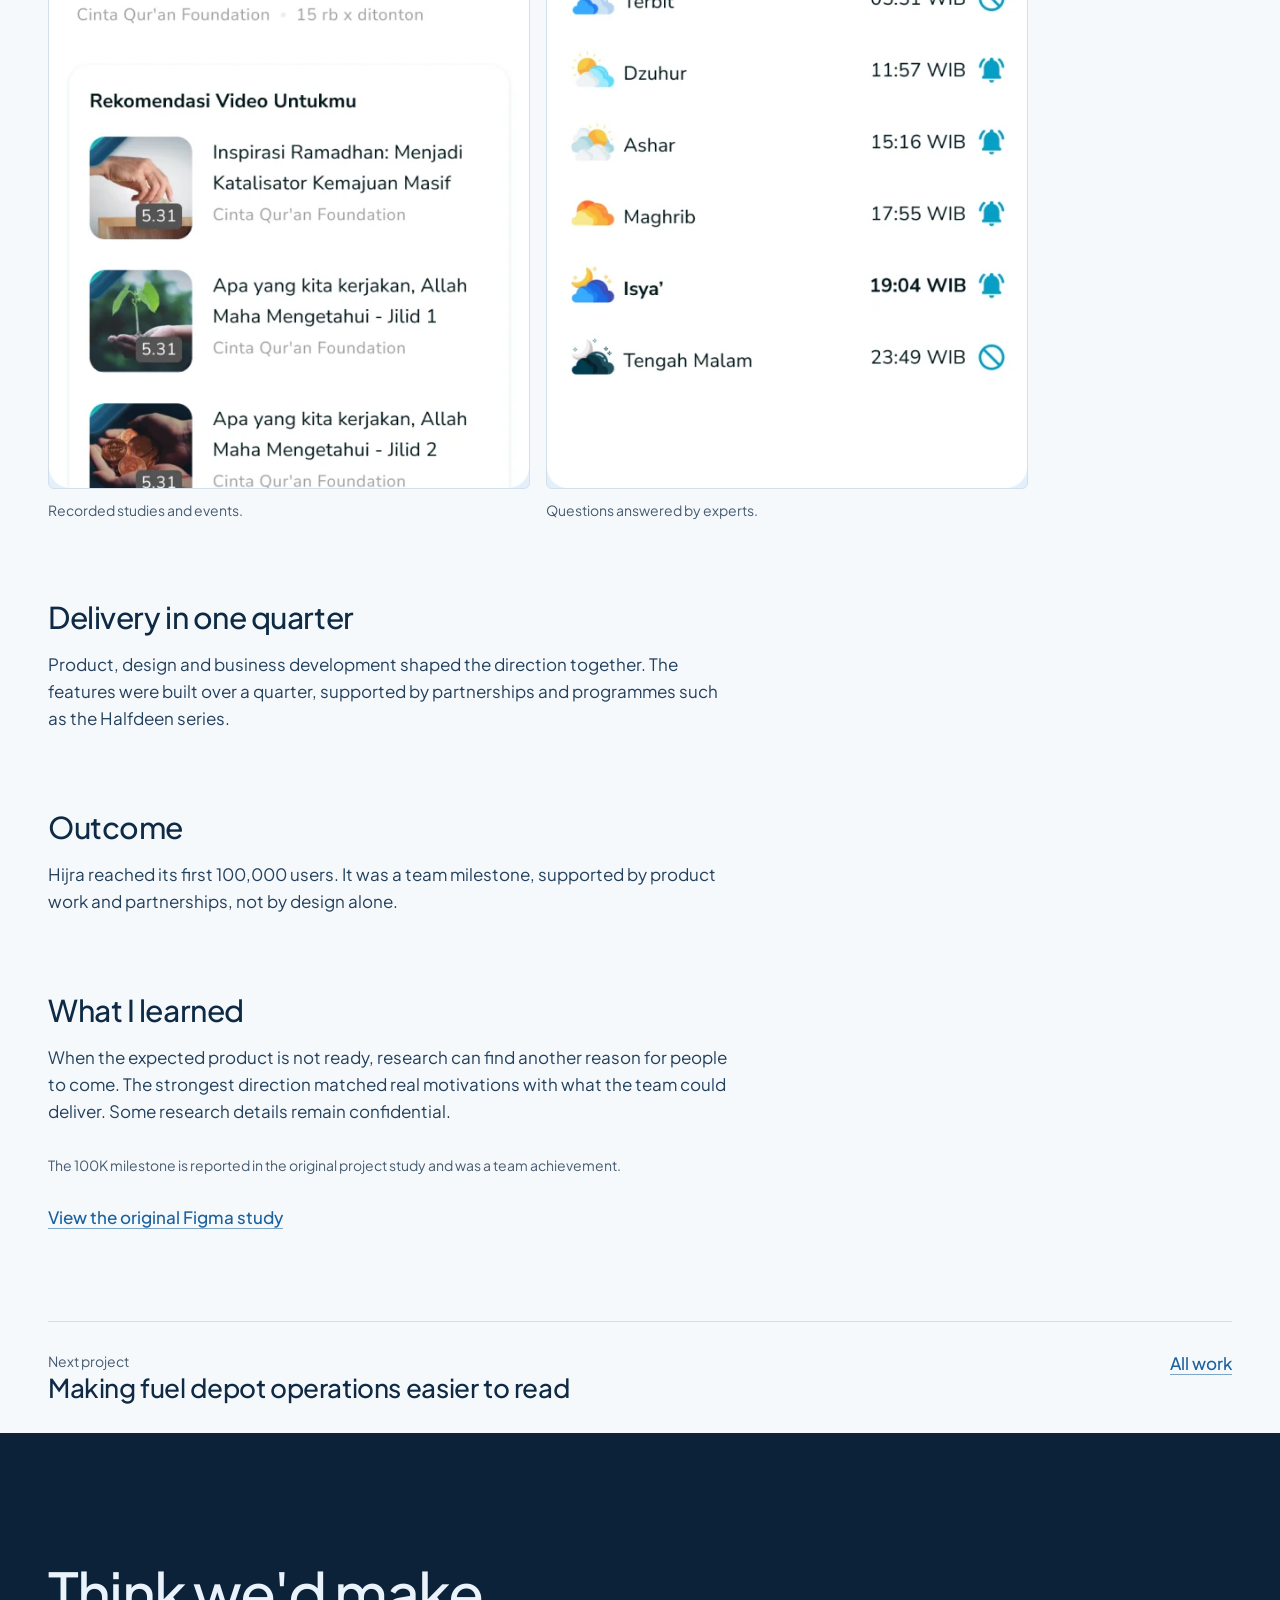
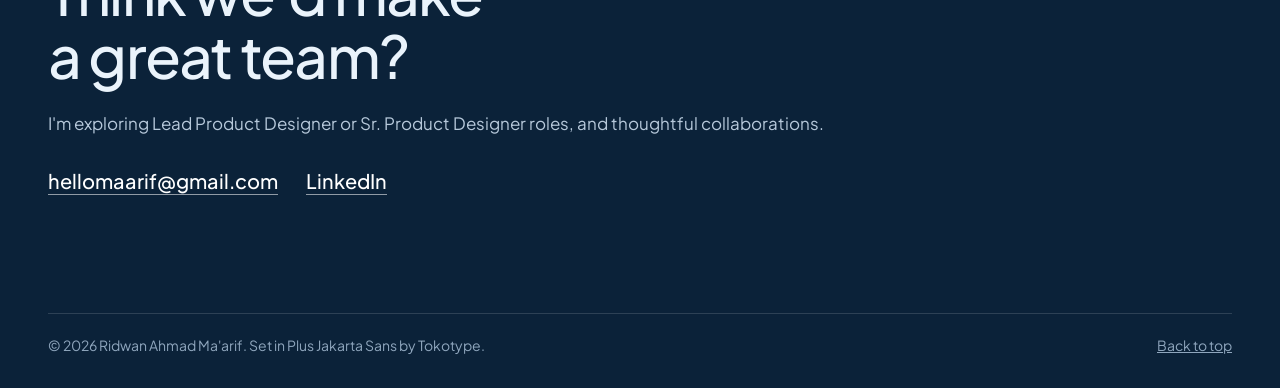
<file: work/hijra-first-100k.html>
<!doctype html>
<html lang="en">
<head>
  <meta charset="utf-8">
  <meta name="viewport" content="width=device-width, initial-scale=1">
  <title>Giving people a reason to join before the bank launched, Ridwan Ahmad Ma'arif</title>
  <meta name="description" content="While Hijra's banking features waited for regulatory approval, research led us to everyday Islamic lifestyle features that made the app useful from the first day.">
  <meta name="theme-color" content="#f6f9fc">
  <link rel="canonical" href="https://ridwanahmadm.github.io/work/hijra-first-100k.html">
  <link rel="icon" href="../assets/img/favicon.svg" type="image/svg+xml">
  <meta property="og:type" content="article">
  <meta property="og:url" content="https://ridwanahmadm.github.io/work/hijra-first-100k.html">
  <meta property="og:title" content="Giving people a reason to join before the bank launched">
  <meta property="og:description" content="While Hijra's banking features waited for regulatory approval, research led us to everyday Islamic lifestyle features that made the app useful from the first day.">
  <meta property="og:image" content="https://ridwanahmadm.github.io/assets/img/work/acquisition-cover-restored.webp">
  <meta name="twitter:card" content="summary_large_image">
  <script>document.documentElement.classList.add('js');</script>
  <link rel="preconnect" href="https://fonts.googleapis.com">
  <link rel="preconnect" href="https://fonts.gstatic.com" crossorigin>
  <link rel="stylesheet" href="https://fonts.googleapis.com/css2?family=Plus+Jakarta+Sans:wght@400;500;600&display=swap">
  <link rel="stylesheet" href="../assets/css/site.css">
  <script type="module" src="../assets/js/site.js"></script>
</head>
<body>
  <a class="skip" href="#main">Skip to content</a>

  <header class="top">
    <div class="wrap">
      <a class="name" href="../index.html">Ridwan<span> Ahmad Ma'arif</span></a>
      <nav class="menu" aria-label="Main">
        <a href="../index.html#work" aria-current="page">Work</a>
        <a href="../index.html#siiru">Siiru</a>
        <a href="../index.html#about">About</a>
        <a href="#contact">Contact</a>
      </nav>
    </div>
  </header>

  <main id="main">
    <header class="case-head">
      <div class="wrap">
        <a class="link back" href="../index.html#work">All work</a>
        <h1 class="display">Giving people a reason to join before the bank launched</h1>
        <p class="lead">While Hijra's banking features waited for regulatory approval, research led us to everyday Islamic lifestyle features that made the app useful from the first day.</p>
        <p class="part"><strong>My part:</strong> I helped turn interview insights into the product direction, then designed the lifestyle features with product and business development.</p>
        <dl class="facts"><div><dt>Role</dt><dd>Product and interaction designer</dd></div><div><dt>Year</dt><dd>2022</dd></div><div><dt>Team</dt><dd>Product, design, business development</dd></div><div><dt>Outcome</dt><dd>First 100,000 users</dd></div></dl>
        <div class="cover" style="view-transition-name: cover-hijra-first-100k"><img src="../assets/img/work/acquisition-cover-restored.webp" alt="Hijra's Islamic lifestyle features menu" width="1540" height="1021" fetchpriority="high" decoding="async"></div>
      </div>
    </header>

    <div class="case-body">
      <div class="wrap">
        <div class="col">
      <section class="case-section">
        <h2>The problem: a bank without banking, for now</h2>
        <p>Hijra's early product had limited banking features while approval was in progress. Research showed people had little reason to register when the features they expected were not there yet.</p>
        
      </section>
      <section class="case-section">
        <h2>What people needed every day</h2>
        <p>We focused on Muslim adults aged 20 to 35, including employees, entrepreneurs and students, and used interviews to find everyday needs the app could support beyond money.</p>
        <figure class="fig">
          <div class="fig-frame"><img src="../assets/img/work/1766-8177-imgImage100.webp" alt="Research and ideation map for Hijra's early product" width="1684" height="950" loading="lazy" decoding="async"></div>
          <figcaption>Research synthesis and ideation.</figcaption>
        </figure>
      </section>
      <section class="case-section">
        <h2>The direction: a reason to come back</h2>
        <p>The direction brought together daily prayers and dhikr, Islamic events and recordings, questions answered by experts, and clearer prayer times. We also improved Quran reading, including the move from Indo-Pak to Uthmani script.</p>
        <div class="pair"><figure class="fig">
          <div class="fig-frame"><img src="../assets/img/work/1766-8177-imgImage1.webp" alt="Hijra's recorded Islamic study screen" width="542" height="1176" loading="lazy" decoding="async"></div>
          <figcaption>Recorded studies and events.</figcaption>
        </figure><figure class="fig">
          <div class="fig-frame"><img src="../assets/img/work/1766-8177-imgImage3.webp" alt="Hijra's ask-an-expert screen" width="542" height="1176" loading="lazy" decoding="async"></div>
          <figcaption>Questions answered by experts.</figcaption>
        </figure></div>
      </section>
      <section class="case-section">
        <h2>Delivery in one quarter</h2>
        <p>Product, design and business development shaped the direction together. The features were built over a quarter, supported by partnerships and programmes such as the Halfdeen series.</p>
        
      </section>
      <section class="case-section">
        <h2>Outcome</h2>
        <p>Hijra reached its first 100,000 users. It was a team milestone, supported by product work and partnerships, not by design alone.</p>
        
      </section>
      <section class="case-section">
        <h2>What I learned</h2>
        <p>When the expected product is not ready, research can find another reason for people to come. The strongest direction matched real motivations with what the team could deliver. Some research details remain confidential.</p>
        
      </section>
        <p class="footnote">The 100K milestone is reported in the original project study and was a team achievement.</p>
        <p class="links" style="margin-top:28px"><a class="link" href="https://www.figma.com/proto/6sJv9drZxaXjDptTn8Q7Vv/Portfolio-Ridwan-Ahmad-Maarif?node-id=1766-8177&starting-point-node-id=1766%3A8177" rel="noopener">View the original Figma study</a></p>
        </div>
        <div class="case-end">
          <a class="next" href="pertamina-hmi.html"><small>Next project</small><span class="h3">Making fuel depot operations easier to read</span></a>
          <a class="link" href="../index.html#work">All work</a>
        </div>
      </div>
    </div>
  </main>

  <footer class="contact" id="contact" aria-labelledby="contact-title">
    <div class="wrap">
      <h2 class="display" id="contact-title">Think we'd make a great team?</h2>
      <p>I'm exploring Lead Product Designer or Sr. Product Designer roles, and thoughtful collaborations.</p>
      <p class="links">
        <a class="link" href="mailto:hellomaarif@gmail.com">hellomaarif@gmail.com</a>
        <a class="link" href="https://www.linkedin.com/in/ridwanam/" rel="noopener">LinkedIn</a>
      </p>
      <div class="foot">
        <span>© 2026 Ridwan Ahmad Ma'arif. Set in Plus Jakarta Sans by Tokotype.</span>
        <a href="#main">Back to top</a>
      </div>
    </div>
  </footer>
</body>
</html>
</file>
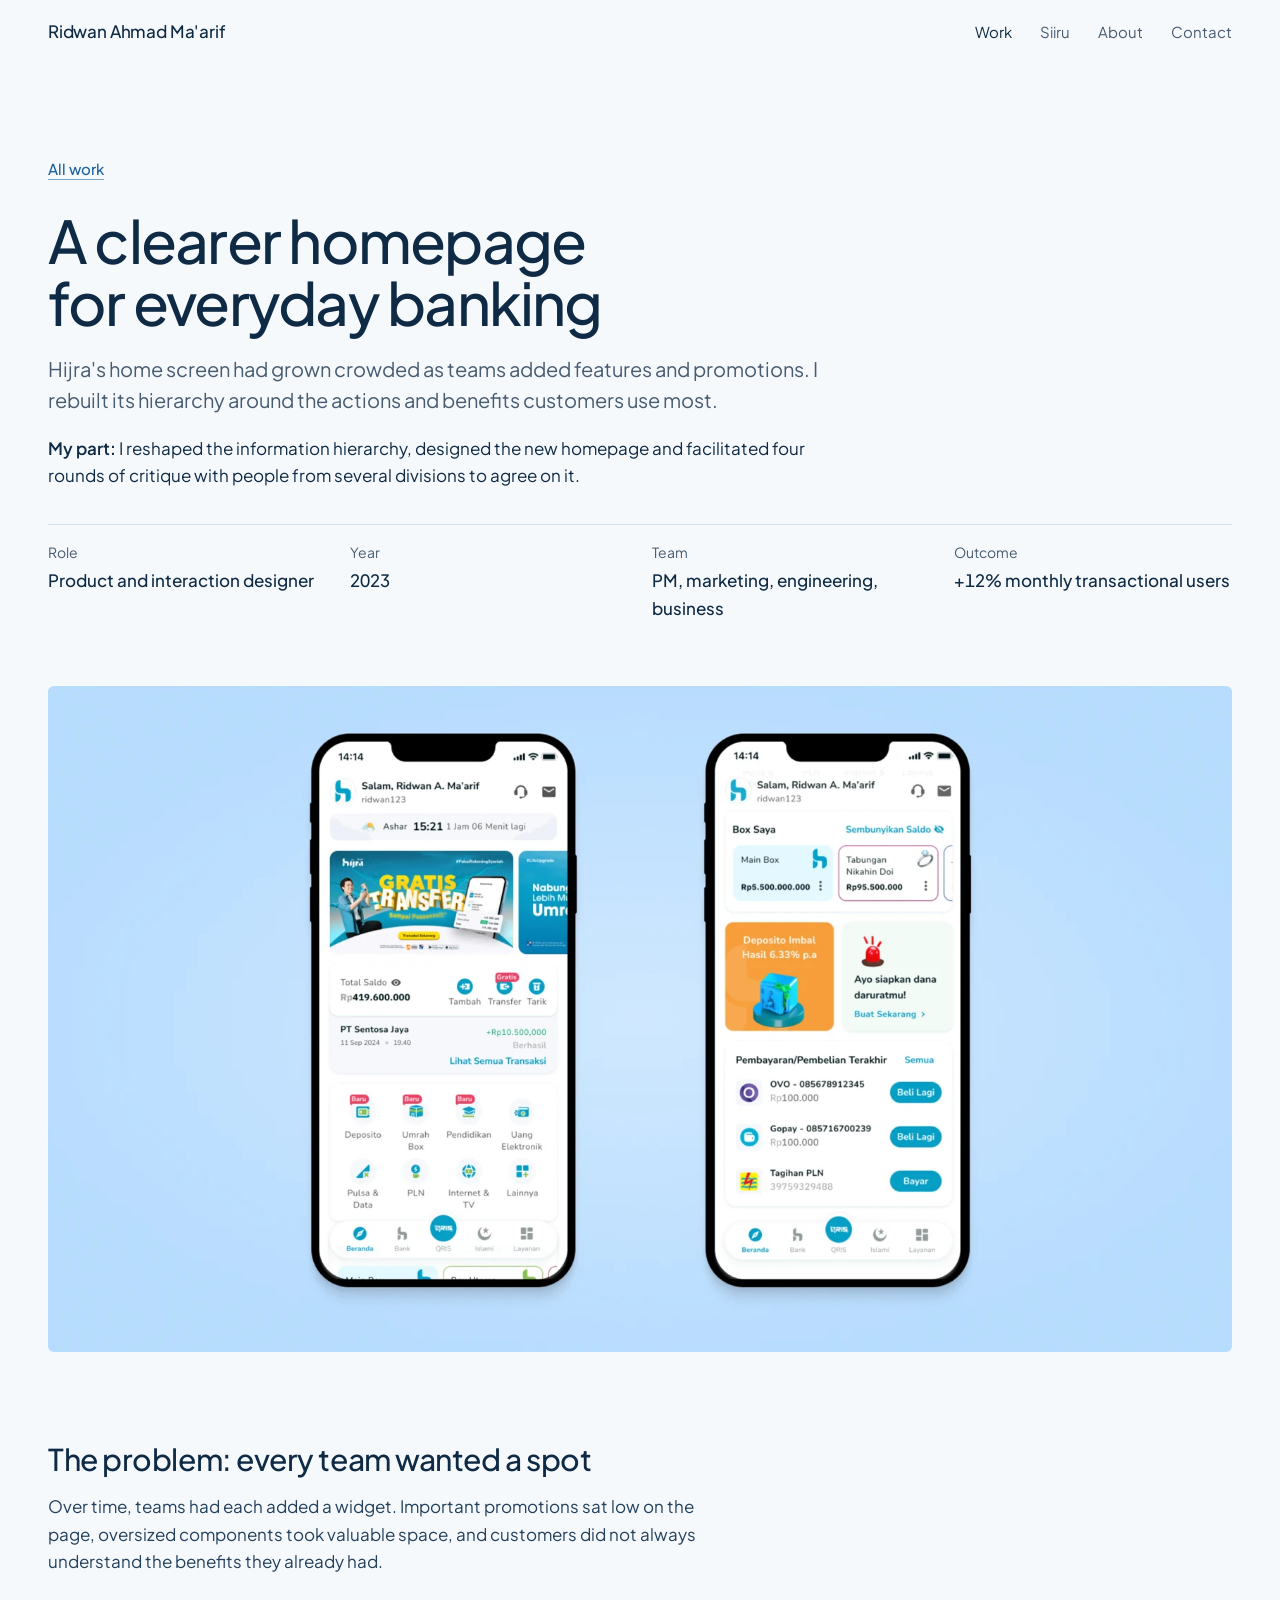
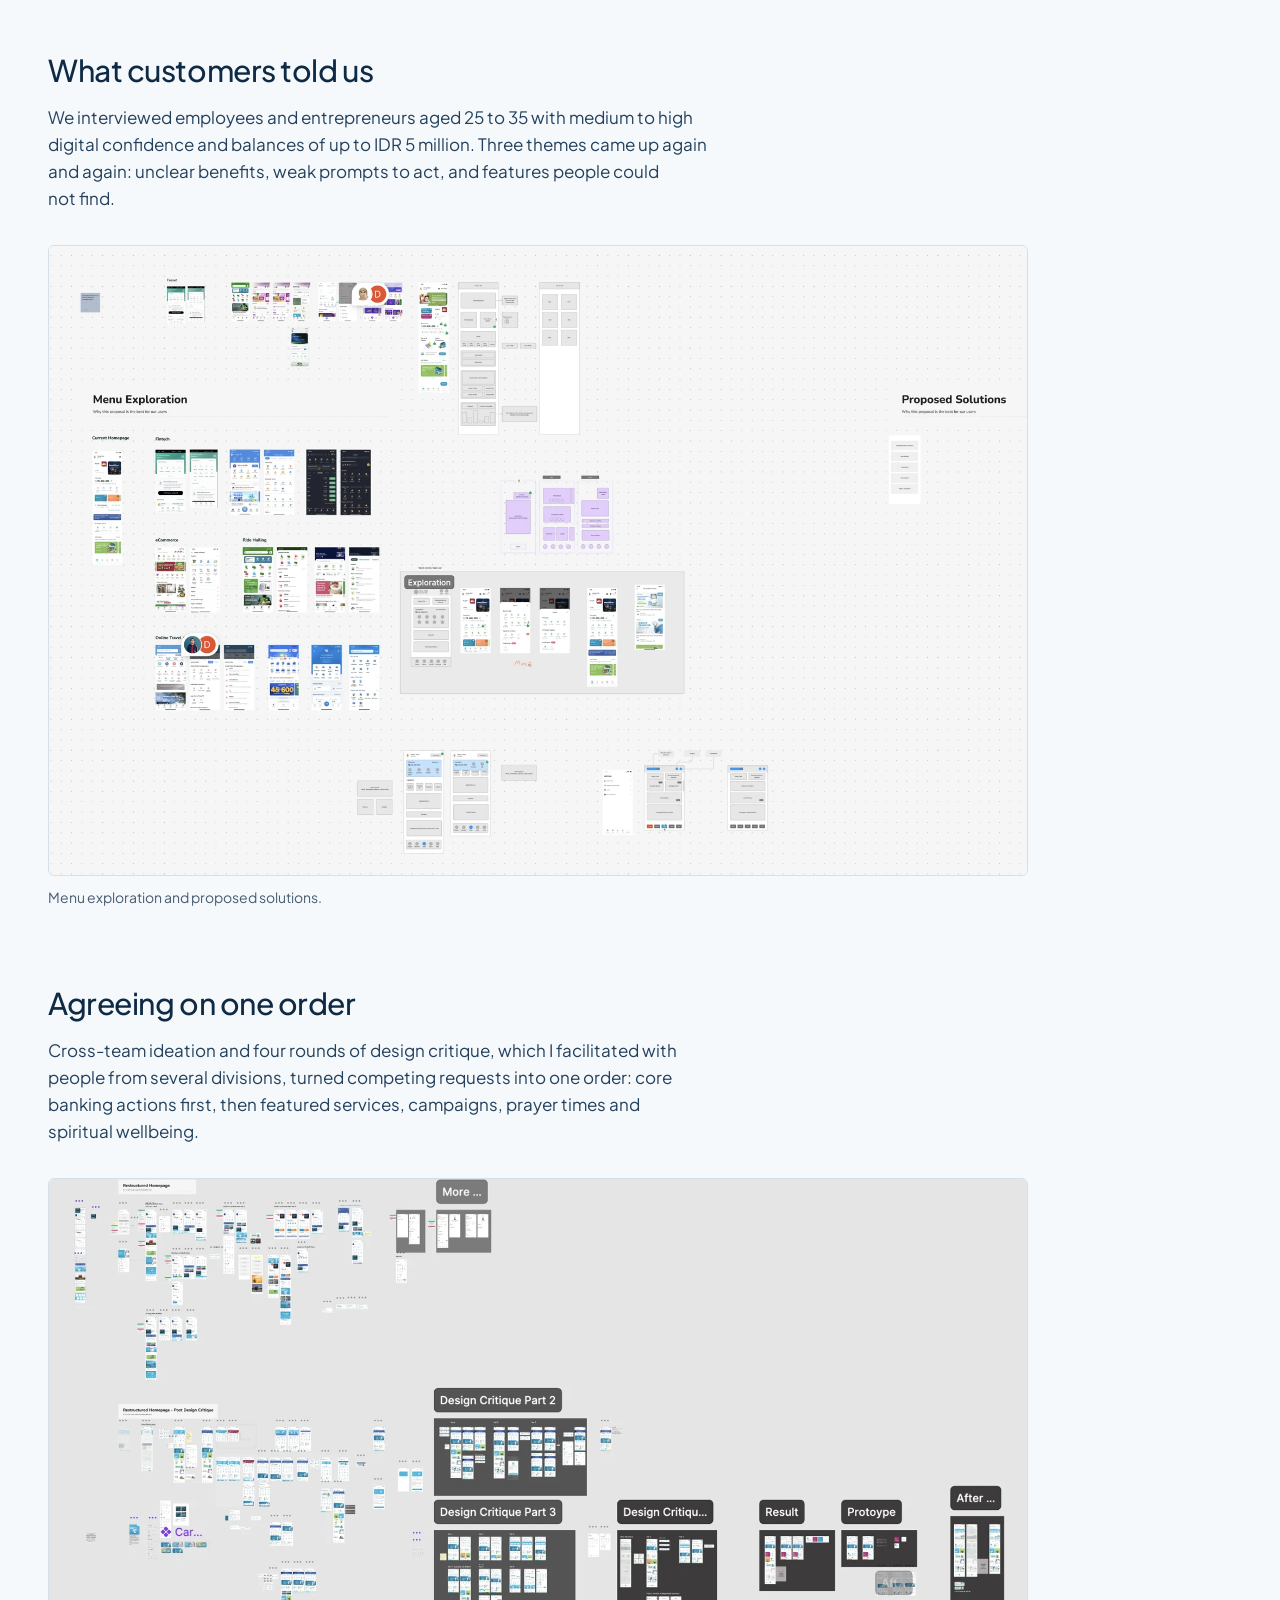
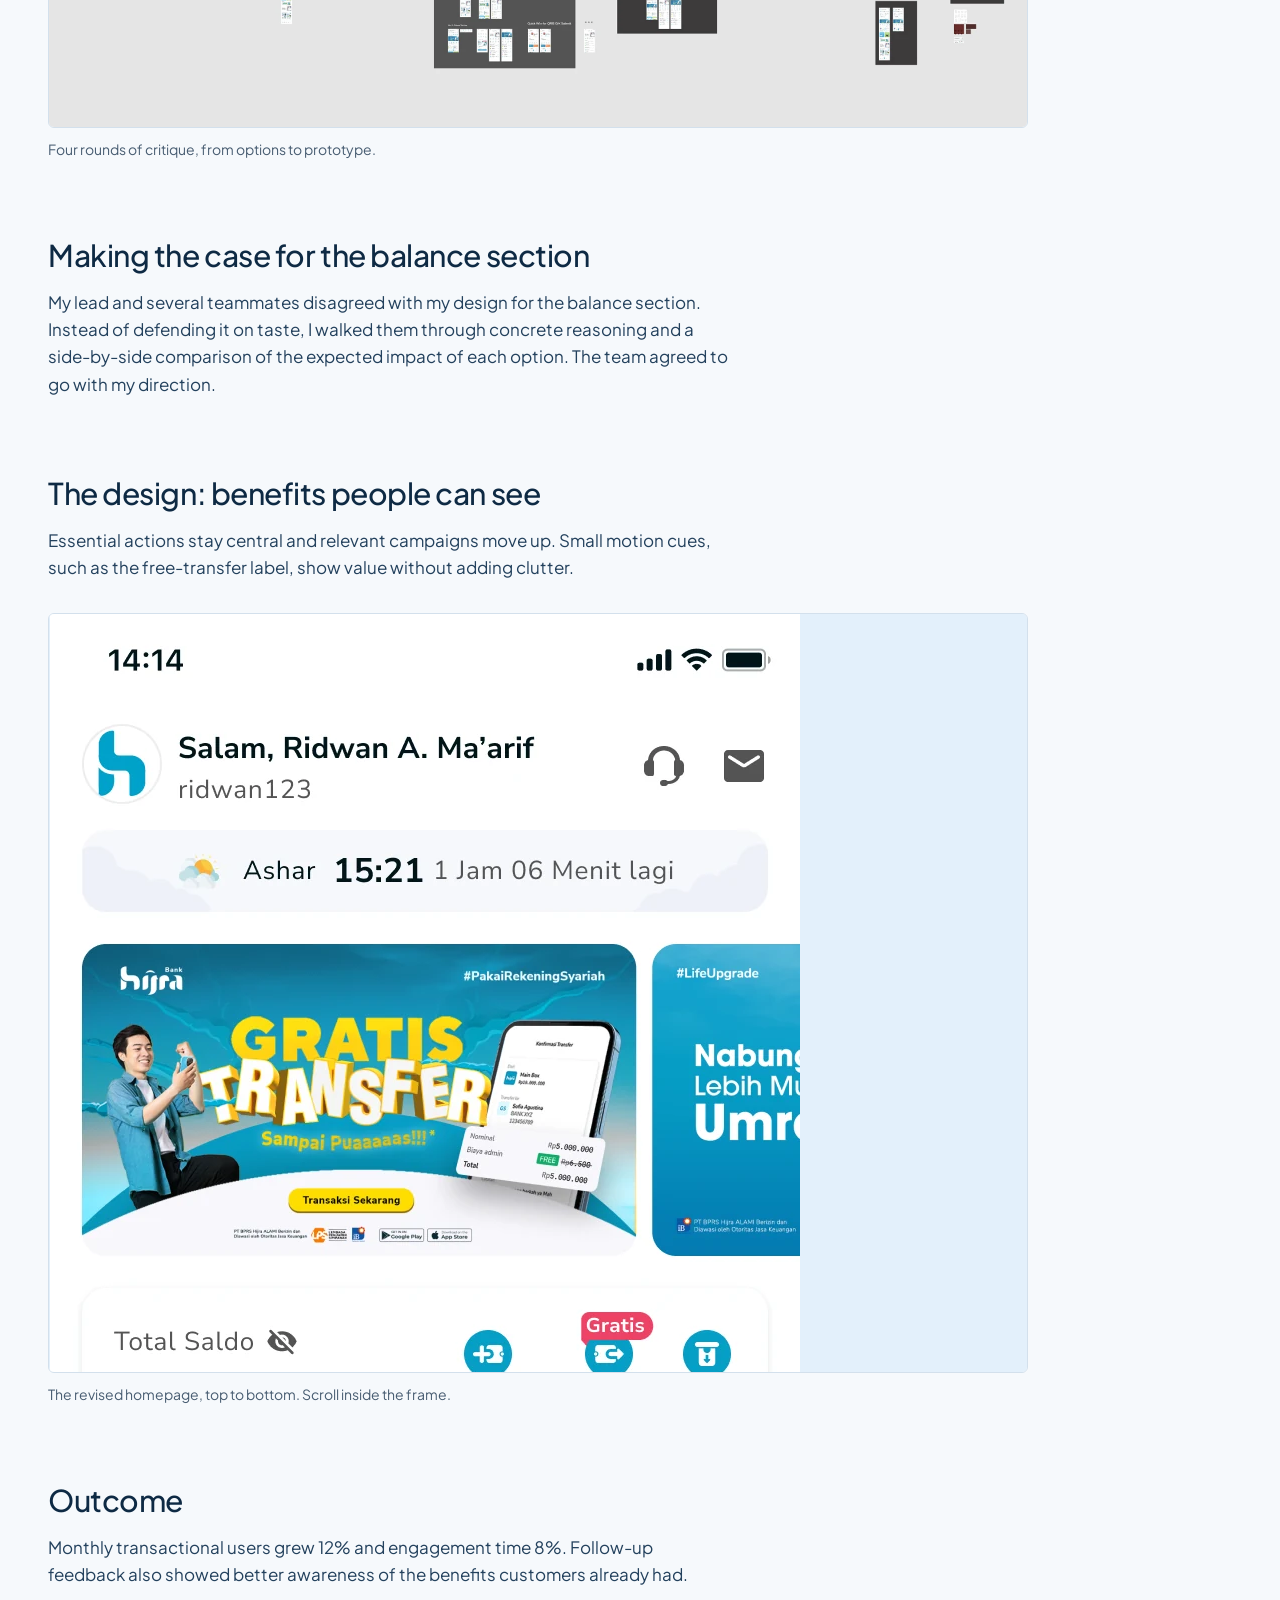
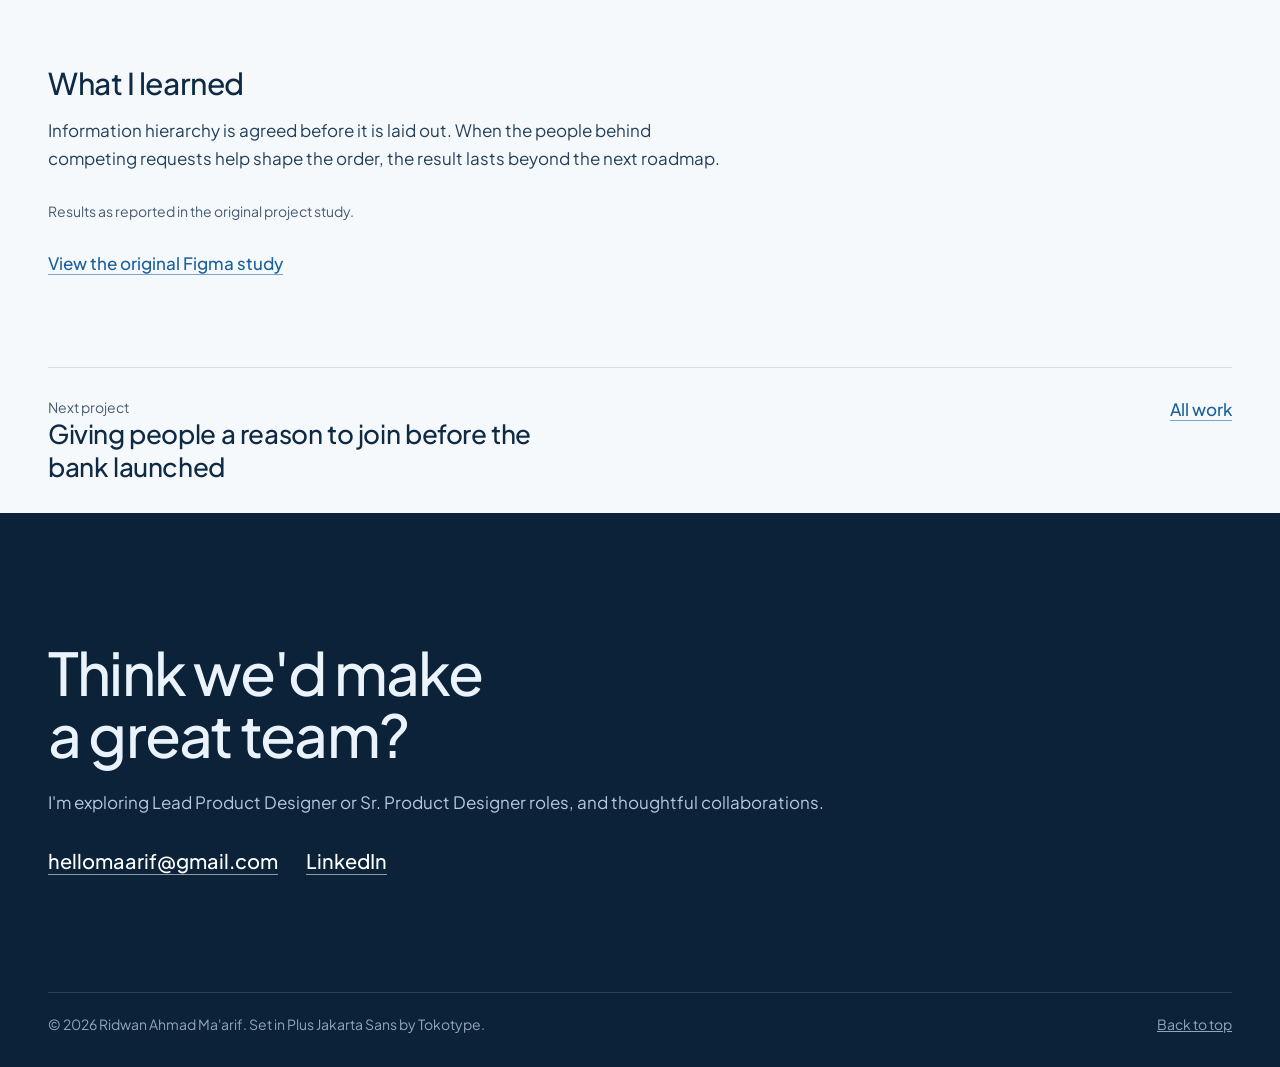
<file: work/hijra-homepage.html>
<!doctype html>
<html lang="en">
<head>
  <meta charset="utf-8">
  <meta name="viewport" content="width=device-width, initial-scale=1">
  <title>A clearer homepage for everyday banking, Ridwan Ahmad Ma'arif</title>
  <meta name="description" content="Hijra's home screen had grown crowded as teams added features and promotions. I rebuilt its hierarchy around the actions and benefits customers use most.">
  <meta name="theme-color" content="#f6f9fc">
  <link rel="canonical" href="https://ridwanahmadm.github.io/work/hijra-homepage.html">
  <link rel="icon" href="../assets/img/favicon.svg" type="image/svg+xml">
  <meta property="og:type" content="article">
  <meta property="og:url" content="https://ridwanahmadm.github.io/work/hijra-homepage.html">
  <meta property="og:title" content="A clearer homepage for everyday banking">
  <meta property="og:description" content="Hijra's home screen had grown crowded as teams added features and promotions. I rebuilt its hierarchy around the actions and benefits customers use most.">
  <meta property="og:image" content="https://ridwanahmadm.github.io/assets/img/work/homepage-cover.webp">
  <meta name="twitter:card" content="summary_large_image">
  <script>document.documentElement.classList.add('js');</script>
  <link rel="preconnect" href="https://fonts.googleapis.com">
  <link rel="preconnect" href="https://fonts.gstatic.com" crossorigin>
  <link rel="stylesheet" href="https://fonts.googleapis.com/css2?family=Plus+Jakarta+Sans:wght@400;500;600&display=swap">
  <link rel="stylesheet" href="../assets/css/site.css">
  <script type="module" src="../assets/js/site.js"></script>
</head>
<body>
  <a class="skip" href="#main">Skip to content</a>

  <header class="top">
    <div class="wrap">
      <a class="name" href="../index.html">Ridwan<span> Ahmad Ma'arif</span></a>
      <nav class="menu" aria-label="Main">
        <a href="../index.html#work" aria-current="page">Work</a>
        <a href="../index.html#siiru">Siiru</a>
        <a href="../index.html#about">About</a>
        <a href="#contact">Contact</a>
      </nav>
    </div>
  </header>

  <main id="main">
    <header class="case-head">
      <div class="wrap">
        <a class="link back" href="../index.html#work">All work</a>
        <h1 class="display">A clearer homepage for everyday banking</h1>
        <p class="lead">Hijra's home screen had grown crowded as teams added features and promotions. I rebuilt its hierarchy around the actions and benefits customers use most.</p>
        <p class="part"><strong>My part:</strong> I reshaped the information hierarchy, designed the new homepage and facilitated four rounds of critique with people from several divisions to agree on it.</p>
        <dl class="facts"><div><dt>Role</dt><dd>Product and interaction designer</dd></div><div><dt>Year</dt><dd>2023</dd></div><div><dt>Team</dt><dd>PM, marketing, engineering, business</dd></div><div><dt>Outcome</dt><dd>+12% monthly transactional users</dd></div></dl>
        <div class="cover" style="view-transition-name: cover-hijra-homepage"><img src="../assets/img/work/homepage-cover.webp" alt="Redesigned Hijra homepage on two phones" width="1800" height="945" fetchpriority="high" decoding="async"></div>
      </div>
    </header>

    <div class="case-body">
      <div class="wrap">
        <div class="col">
      <section class="case-section">
        <h2>The problem: every team wanted a spot</h2>
        <p>Over time, teams had each added a widget. Important promotions sat low on the page, oversized components took valuable space, and customers did not always understand the benefits they already had.</p>
        
      </section>
      <section class="case-section">
        <h2>What customers told us</h2>
        <p>We interviewed employees and entrepreneurs aged 25 to 35 with medium to high digital confidence and balances of up to IDR 5 million. Three themes came up again and again: unclear benefits, weak prompts to act, and features people could not find.</p>
        <figure class="fig">
          <div class="fig-frame"><img src="../assets/img/work/1135-15343-imgImage90.webp" alt="Menu exploration and proposed solutions for the Hijra homepage" width="1800" height="1158" loading="lazy" decoding="async"></div>
          <figcaption>Menu exploration and proposed solutions.</figcaption>
        </figure>
      </section>
      <section class="case-section">
        <h2>Agreeing on one order</h2>
        <p>Cross-team ideation and four rounds of design critique, which I facilitated with people from several divisions, turned competing requests into one order: core banking actions first, then featured services, campaigns, prayer times and spiritual wellbeing.</p>
        <figure class="fig">
          <div class="fig-frame"><img src="../assets/img/work/1135-15343-imgImage71.webp" alt="Design critique boards from the first round to the final prototype" width="1800" height="1009" loading="lazy" decoding="async"></div>
          <figcaption>Four rounds of critique, from options to prototype.</figcaption>
        </figure>
      </section>
      <section class="case-section">
        <h2>Making the case for the balance section</h2>
        <p>My lead and several teammates disagreed with my design for the balance section. Instead of defending it on taste, I walked them through concrete reasoning and a side-by-side comparison of the expected impact of each option. The team agreed to go with my direction.</p>
        
      </section>
      <section class="case-section">
        <h2>The design: benefits people can see</h2>
        <p>Essential actions stay central and relevant campaigns move up. Small motion cues, such as the free-transfer label, show value without adding clutter.</p>
        <figure class="fig">
          <div class="fig-frame is-tall" tabindex="0" role="region" aria-label="The full revised Hijra homepage with grouped actions, services and campaigns, scrollable"><img src="../assets/img/work/1135-15343-imgImage91.webp" alt="The full revised Hijra homepage with grouped actions, services and campaigns" width="751" height="2898" loading="lazy" decoding="async"></div>
          <figcaption>The revised homepage, top to bottom. Scroll inside the frame.</figcaption>
        </figure>
      </section>
      <section class="case-section">
        <h2>Outcome</h2>
        <p>Monthly transactional users grew 12% and engagement time 8%. Follow-up feedback also showed better awareness of the benefits customers already had.</p>
        
      </section>
      <section class="case-section">
        <h2>What I learned</h2>
        <p>Information hierarchy is agreed before it is laid out. When the people behind competing requests help shape the order, the result lasts beyond the next roadmap.</p>
        
      </section>
        <p class="footnote">Results as reported in the original project study.</p>
        <p class="links" style="margin-top:28px"><a class="link" href="https://www.figma.com/proto/6sJv9drZxaXjDptTn8Q7Vv/Portfolio-Ridwan-Ahmad-Maarif?node-id=1135-15343&starting-point-node-id=1135%3A15343" rel="noopener">View the original Figma study</a></p>
        </div>
        <div class="case-end">
          <a class="next" href="hijra-first-100k.html"><small>Next project</small><span class="h3">Giving people a reason to join before the bank launched</span></a>
          <a class="link" href="../index.html#work">All work</a>
        </div>
      </div>
    </div>
  </main>

  <footer class="contact" id="contact" aria-labelledby="contact-title">
    <div class="wrap">
      <h2 class="display" id="contact-title">Think we'd make a great team?</h2>
      <p>I'm exploring Lead Product Designer or Sr. Product Designer roles, and thoughtful collaborations.</p>
      <p class="links">
        <a class="link" href="mailto:hellomaarif@gmail.com">hellomaarif@gmail.com</a>
        <a class="link" href="https://www.linkedin.com/in/ridwanam/" rel="noopener">LinkedIn</a>
      </p>
      <div class="foot">
        <span>© 2026 Ridwan Ahmad Ma'arif. Set in Plus Jakarta Sans by Tokotype.</span>
        <a href="#main">Back to top</a>
      </div>
    </div>
  </footer>
</body>
</html>
</file>
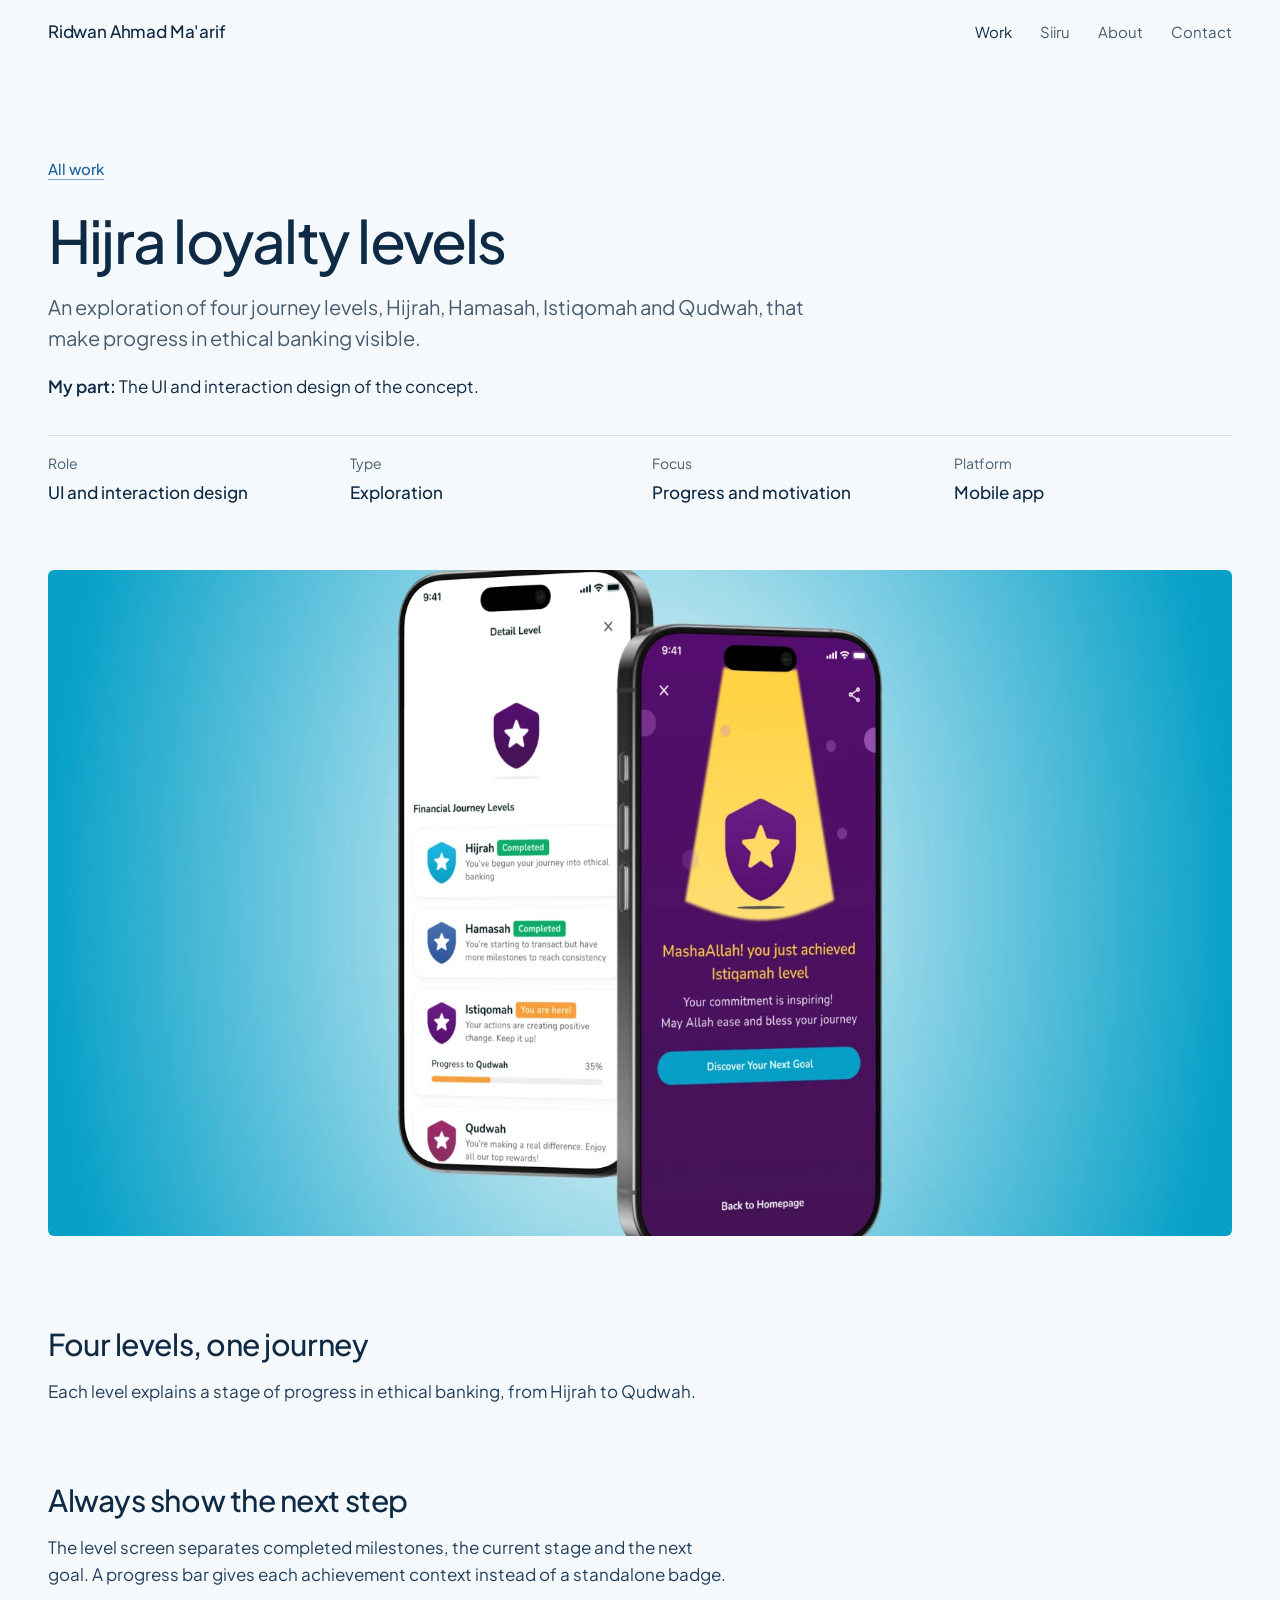
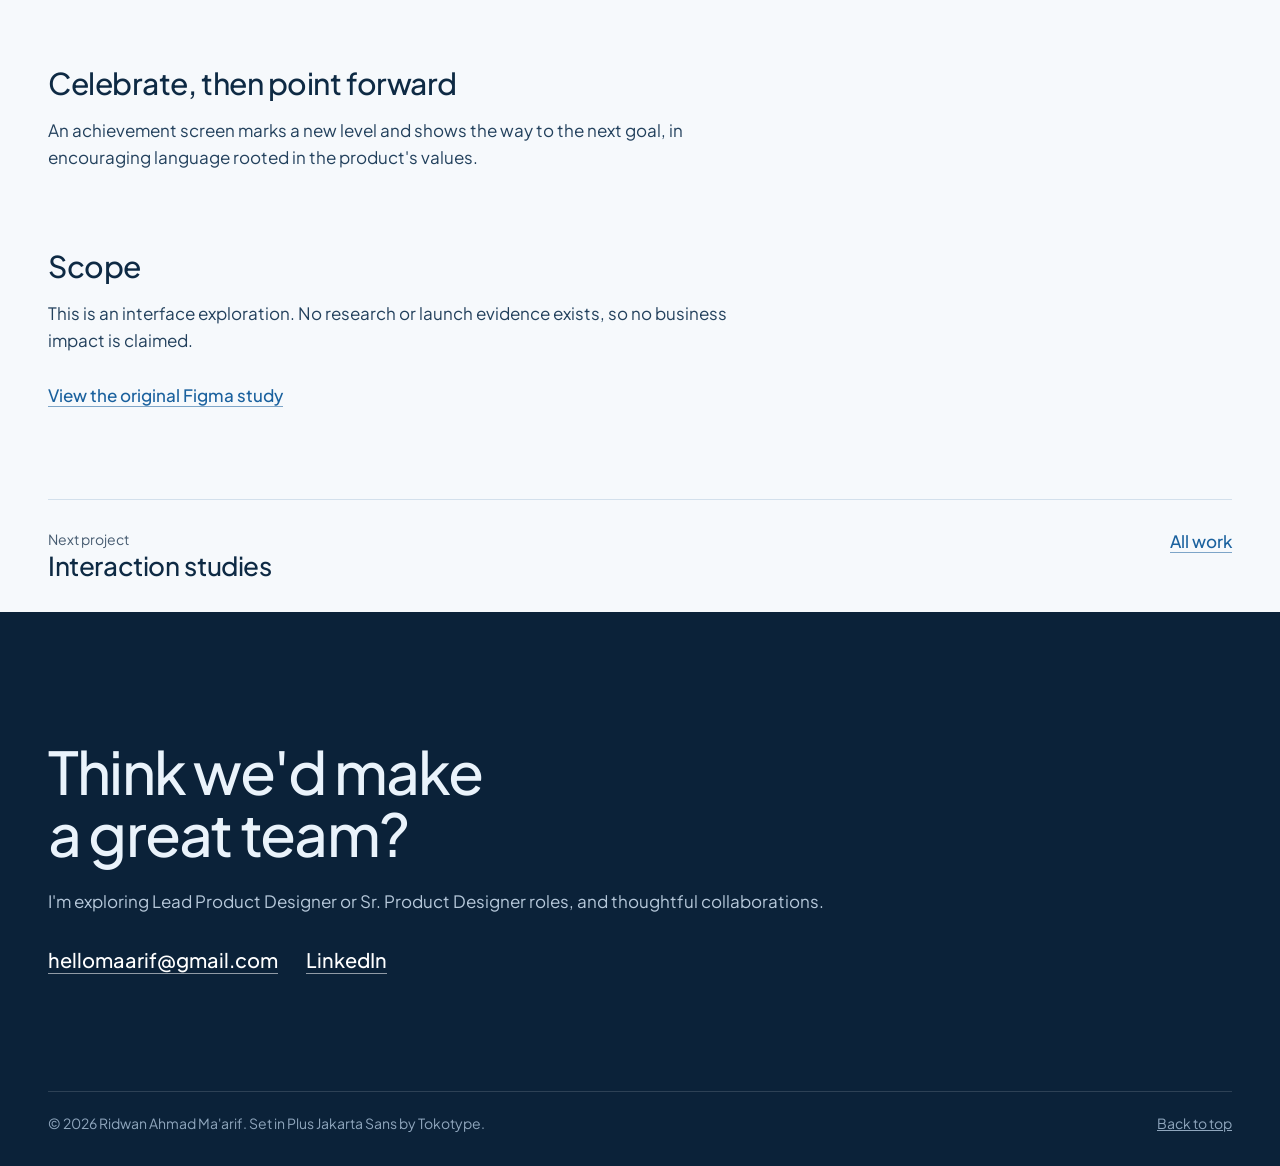
<file: work/hijra-loyalty.html>
<!doctype html>
<html lang="en">
<head>
  <meta charset="utf-8">
  <meta name="viewport" content="width=device-width, initial-scale=1">
  <title>Hijra loyalty levels, Ridwan Ahmad Ma'arif</title>
  <meta name="description" content="An exploration of four journey levels, Hijrah, Hamasah, Istiqomah and Qudwah, that make progress in ethical banking visible.">
  <meta name="theme-color" content="#f6f9fc">
  <link rel="canonical" href="https://ridwanahmadm.github.io/work/hijra-loyalty.html">
  <link rel="icon" href="../assets/img/favicon.svg" type="image/svg+xml">
  <meta property="og:type" content="article">
  <meta property="og:url" content="https://ridwanahmadm.github.io/work/hijra-loyalty.html">
  <meta property="og:title" content="Hijra loyalty levels">
  <meta property="og:description" content="An exploration of four journey levels, Hijrah, Hamasah, Istiqomah and Qudwah, that make progress in ethical banking visible.">
  <meta property="og:image" content="https://ridwanahmadm.github.io/assets/img/work/loyalty-cover.webp">
  <meta name="twitter:card" content="summary_large_image">
  <script>document.documentElement.classList.add('js');</script>
  <link rel="preconnect" href="https://fonts.googleapis.com">
  <link rel="preconnect" href="https://fonts.gstatic.com" crossorigin>
  <link rel="stylesheet" href="https://fonts.googleapis.com/css2?family=Plus+Jakarta+Sans:wght@400;500;600&display=swap">
  <link rel="stylesheet" href="../assets/css/site.css">
  <script type="module" src="../assets/js/site.js"></script>
</head>
<body>
  <a class="skip" href="#main">Skip to content</a>

  <header class="top">
    <div class="wrap">
      <a class="name" href="../index.html">Ridwan<span> Ahmad Ma'arif</span></a>
      <nav class="menu" aria-label="Main">
        <a href="../index.html#work" aria-current="page">Work</a>
        <a href="../index.html#siiru">Siiru</a>
        <a href="../index.html#about">About</a>
        <a href="#contact">Contact</a>
      </nav>
    </div>
  </header>

  <main id="main">
    <header class="case-head">
      <div class="wrap">
        <a class="link back" href="../index.html#work">All work</a>
        <h1 class="display">Hijra loyalty levels</h1>
        <p class="lead">An exploration of four journey levels, Hijrah, Hamasah, Istiqomah and Qudwah, that make progress in ethical banking visible.</p>
        <p class="part"><strong>My part:</strong> The UI and interaction design of the concept.</p>
        <dl class="facts"><div><dt>Role</dt><dd>UI and interaction design</dd></div><div><dt>Type</dt><dd>Exploration</dd></div><div><dt>Focus</dt><dd>Progress and motivation</dd></div><div><dt>Platform</dt><dd>Mobile app</dd></div></dl>
        <div class="cover" style="view-transition-name: cover-hijra-loyalty"><img src="../assets/img/work/loyalty-cover.webp" alt="Hijra loyalty level screens on two phones" width="1664" height="1104" fetchpriority="high" decoding="async"></div>
      </div>
    </header>

    <div class="case-body">
      <div class="wrap">
        <div class="col">
      <section class="case-section">
        <h2>Four levels, one journey</h2>
        <p>Each level explains a stage of progress in ethical banking, from Hijrah to Qudwah.</p>
        
      </section>
      <section class="case-section">
        <h2>Always show the next step</h2>
        <p>The level screen separates completed milestones, the current stage and the next goal. A progress bar gives each achievement context instead of a standalone badge.</p>
        
      </section>
      <section class="case-section">
        <h2>Celebrate, then point forward</h2>
        <p>An achievement screen marks a new level and shows the way to the next goal, in encouraging language rooted in the product's values.</p>
        
      </section>
      <section class="case-section">
        <h2>Scope</h2>
        <p>This is an interface exploration. No research or launch evidence exists, so no business impact is claimed.</p>
        
      </section>
        
        <p class="links" style="margin-top:28px"><a class="link" href="https://www.figma.com/proto/6sJv9drZxaXjDptTn8Q7Vv/Portfolio-Ridwan-Ahmad-Maarif?node-id=1287-1300&starting-point-node-id=1287%3A1300" rel="noopener">View the original Figma study</a></p>
        </div>
        <div class="case-end">
          <a class="next" href="interaction-studies.html"><small>Next project</small><span class="h3">Interaction studies</span></a>
          <a class="link" href="../index.html#work">All work</a>
        </div>
      </div>
    </div>
  </main>

  <footer class="contact" id="contact" aria-labelledby="contact-title">
    <div class="wrap">
      <h2 class="display" id="contact-title">Think we'd make a great team?</h2>
      <p>I'm exploring Lead Product Designer or Sr. Product Designer roles, and thoughtful collaborations.</p>
      <p class="links">
        <a class="link" href="mailto:hellomaarif@gmail.com">hellomaarif@gmail.com</a>
        <a class="link" href="https://www.linkedin.com/in/ridwanam/" rel="noopener">LinkedIn</a>
      </p>
      <div class="foot">
        <span>© 2026 Ridwan Ahmad Ma'arif. Set in Plus Jakarta Sans by Tokotype.</span>
        <a href="#main">Back to top</a>
      </div>
    </div>
  </footer>
</body>
</html>
</file>
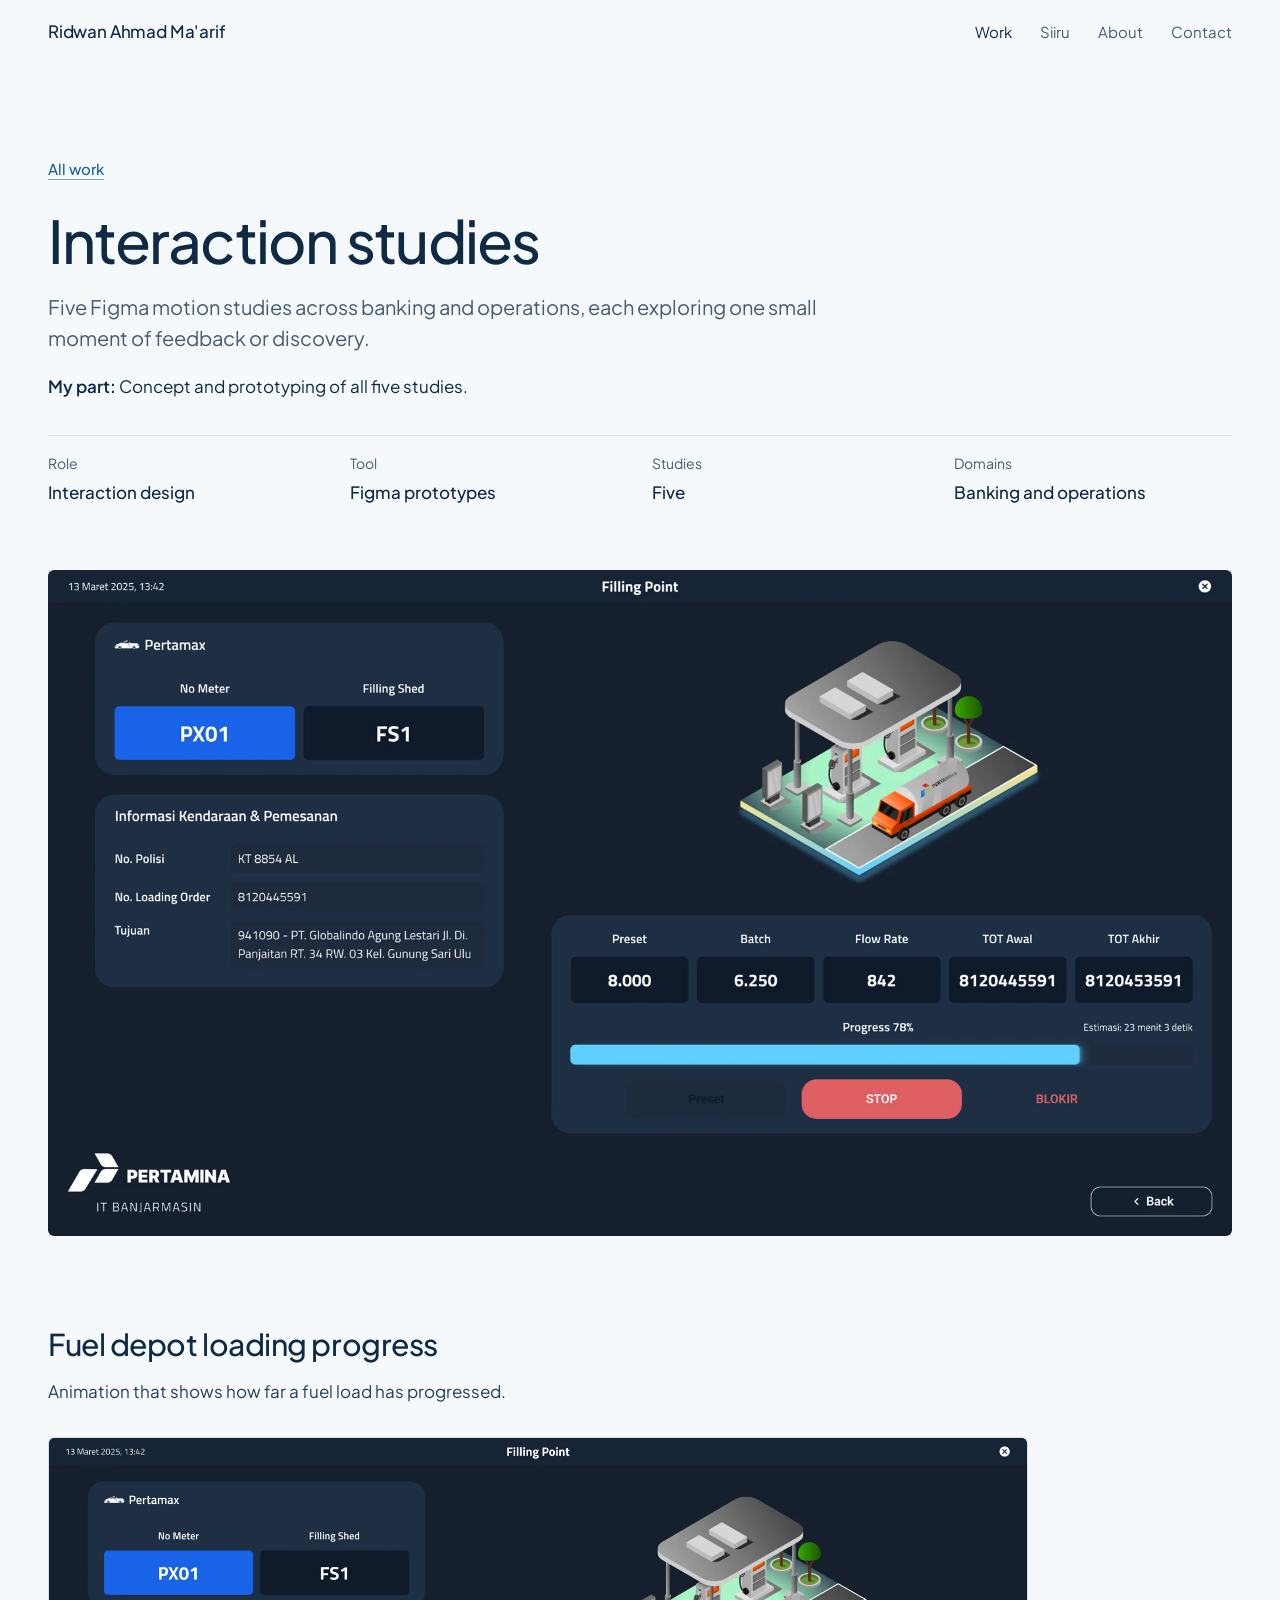
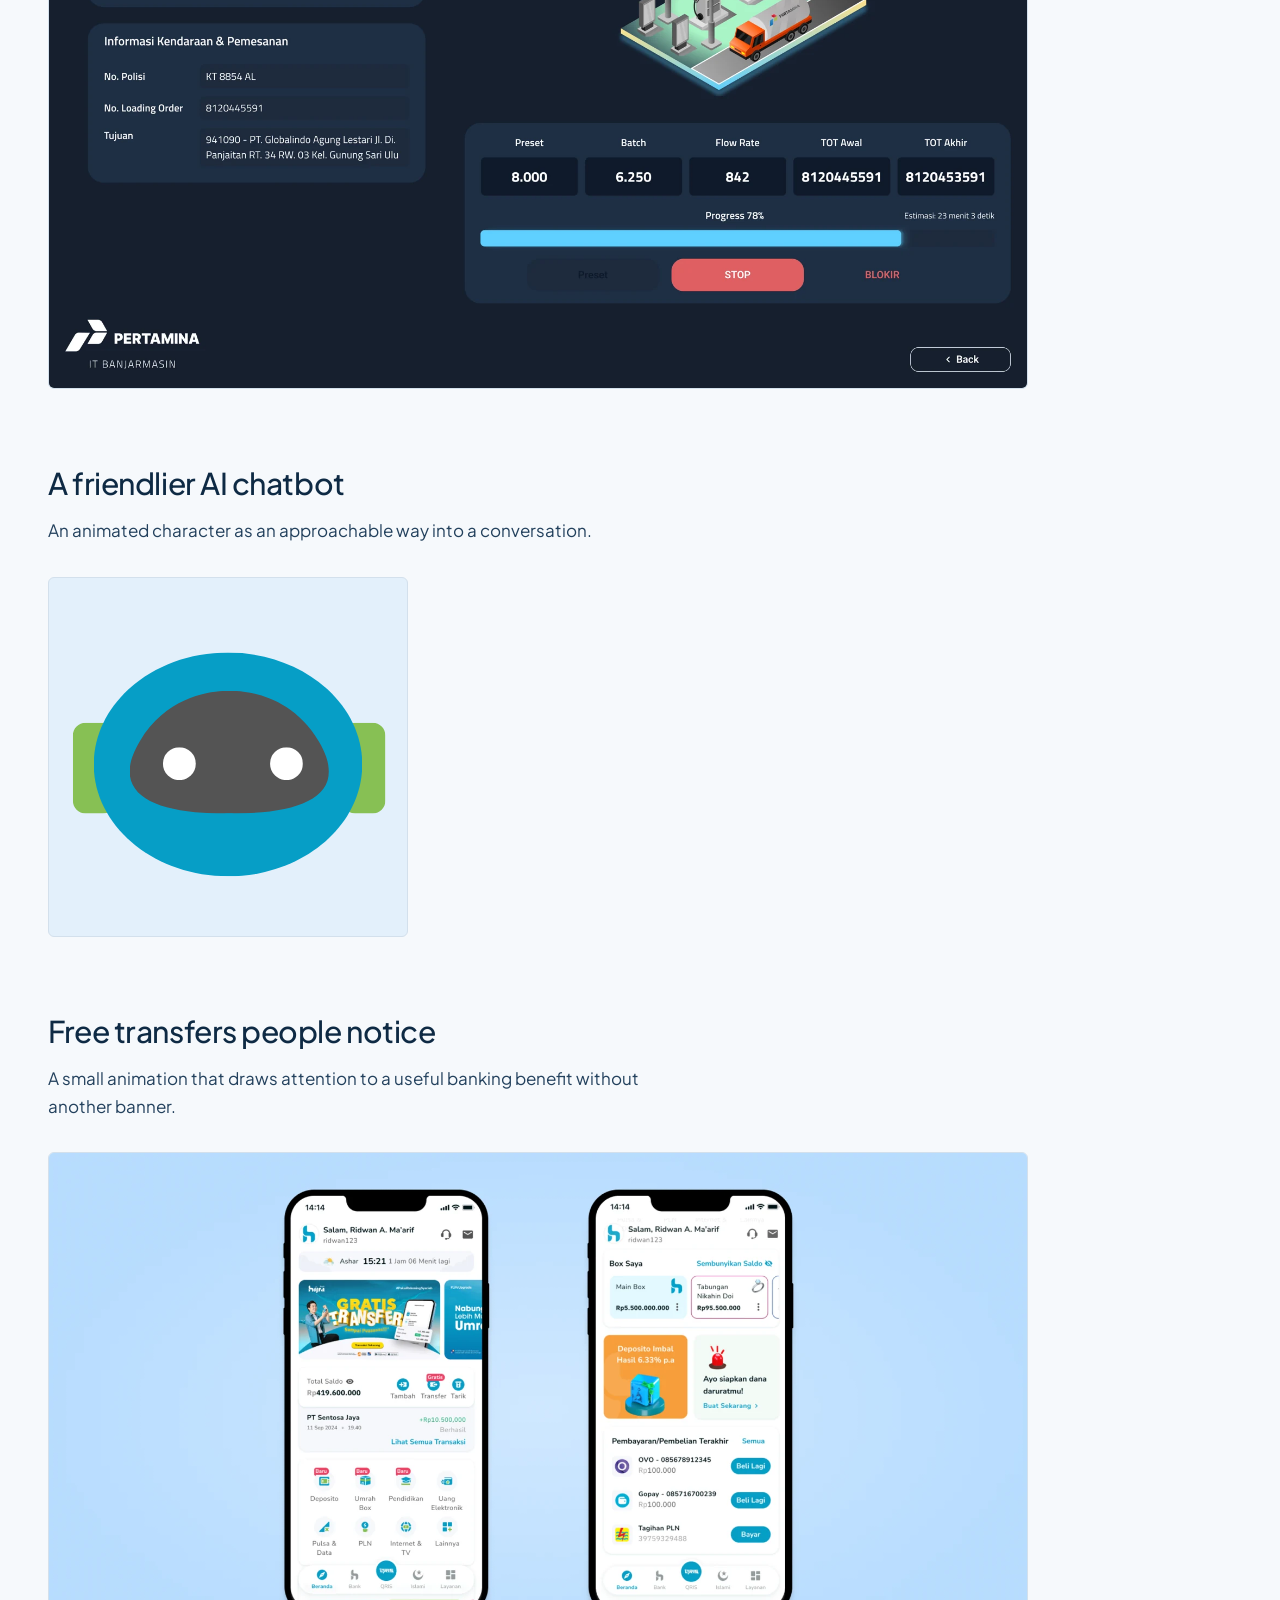
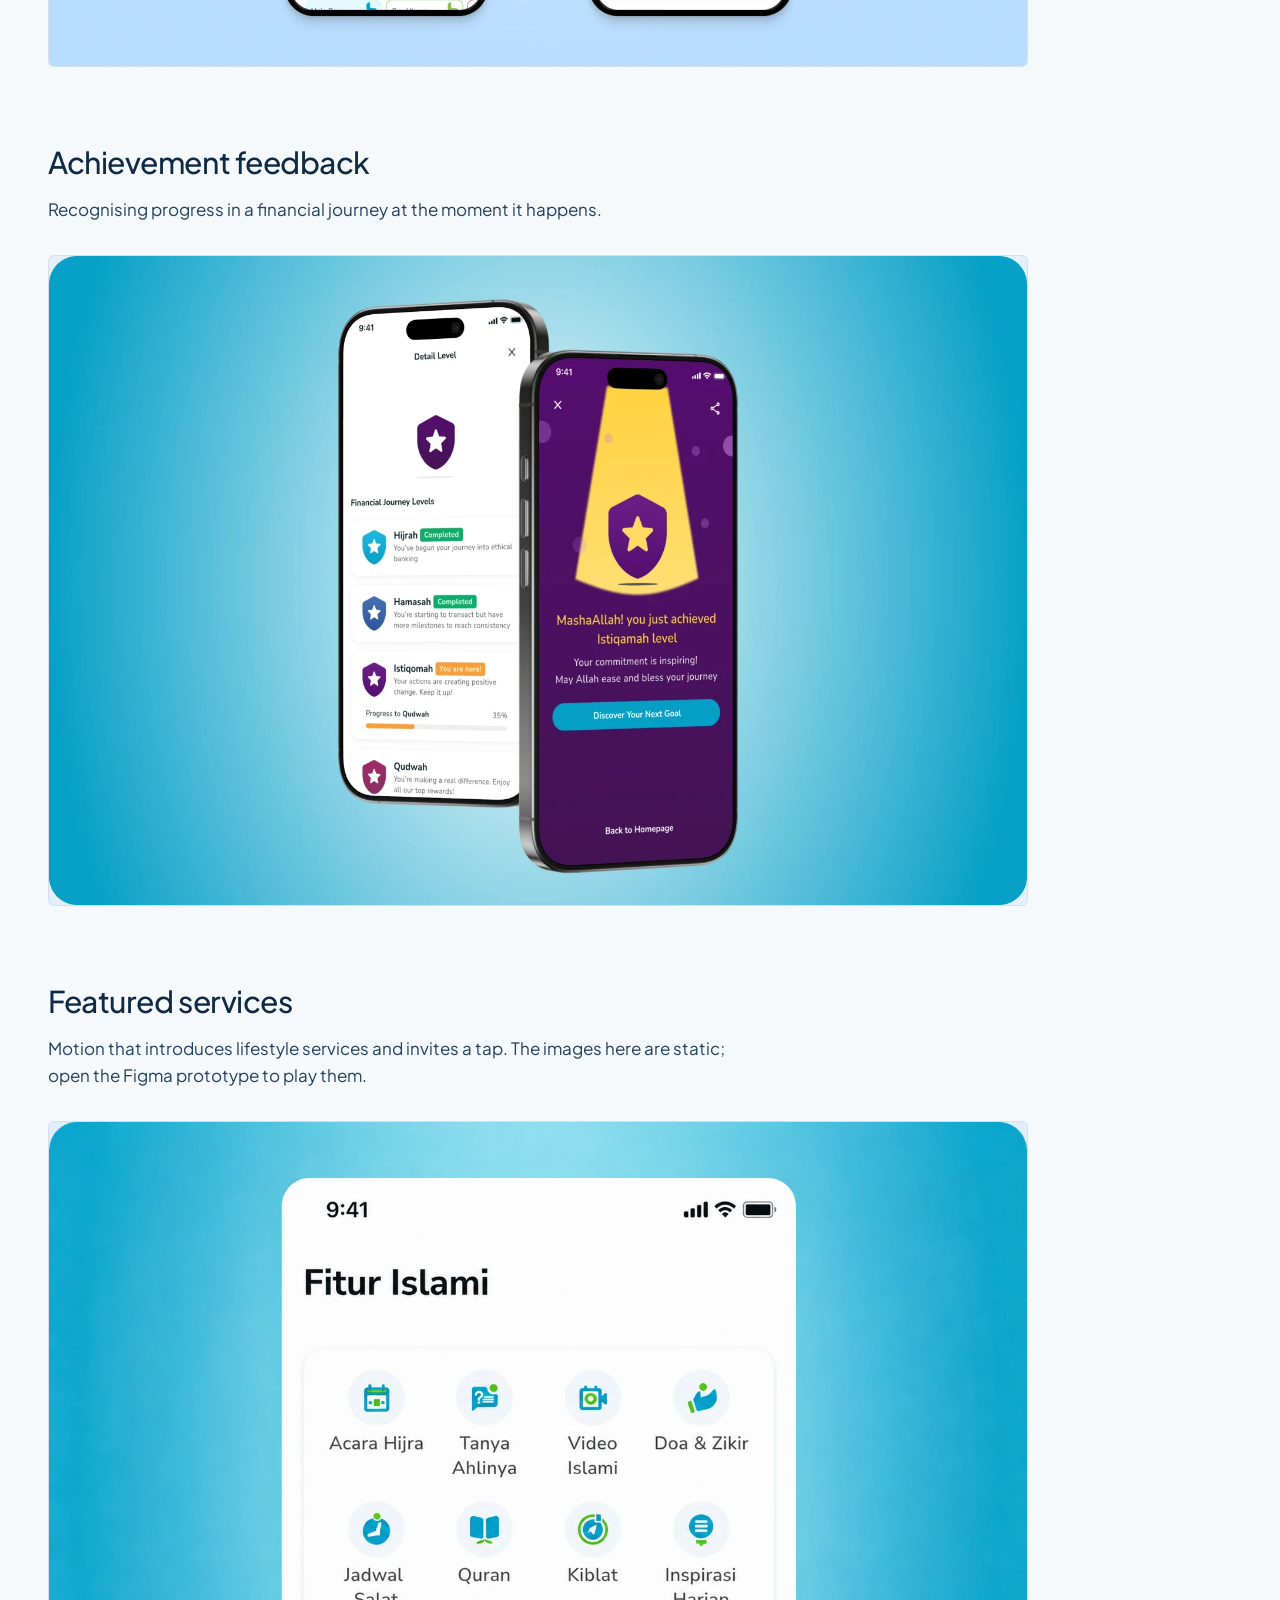
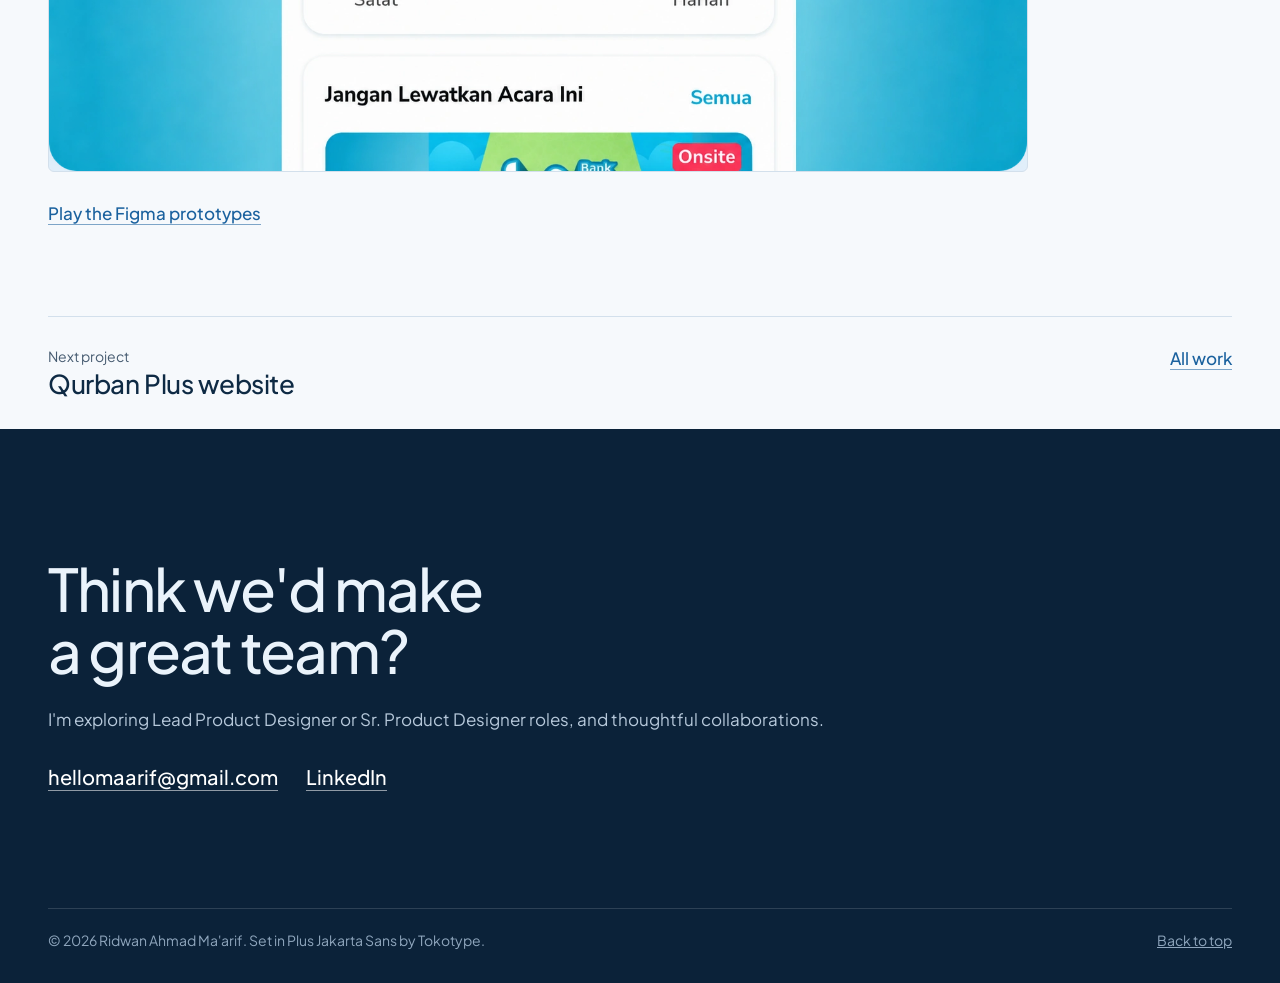
<file: work/interaction-studies.html>
<!doctype html>
<html lang="en">
<head>
  <meta charset="utf-8">
  <meta name="viewport" content="width=device-width, initial-scale=1">
  <title>Interaction studies, Ridwan Ahmad Ma'arif</title>
  <meta name="description" content="Five Figma motion studies across banking and operations, each exploring one small moment of feedback or discovery.">
  <meta name="theme-color" content="#f6f9fc">
  <link rel="canonical" href="https://ridwanahmadm.github.io/work/interaction-studies.html">
  <link rel="icon" href="../assets/img/favicon.svg" type="image/svg+xml">
  <meta property="og:type" content="article">
  <meta property="og:url" content="https://ridwanahmadm.github.io/work/interaction-studies.html">
  <meta property="og:title" content="Interaction studies">
  <meta property="og:description" content="Five Figma motion studies across banking and operations, each exploring one small moment of feedback or discovery.">
  <meta property="og:image" content="https://ridwanahmadm.github.io/assets/img/work/1254-2823-imgImage88.webp">
  <meta name="twitter:card" content="summary_large_image">
  <script>document.documentElement.classList.add('js');</script>
  <link rel="preconnect" href="https://fonts.googleapis.com">
  <link rel="preconnect" href="https://fonts.gstatic.com" crossorigin>
  <link rel="stylesheet" href="https://fonts.googleapis.com/css2?family=Plus+Jakarta+Sans:wght@400;500;600&display=swap">
  <link rel="stylesheet" href="../assets/css/site.css">
  <script type="module" src="../assets/js/site.js"></script>
</head>
<body>
  <a class="skip" href="#main">Skip to content</a>

  <header class="top">
    <div class="wrap">
      <a class="name" href="../index.html">Ridwan<span> Ahmad Ma'arif</span></a>
      <nav class="menu" aria-label="Main">
        <a href="../index.html#work" aria-current="page">Work</a>
        <a href="../index.html#siiru">Siiru</a>
        <a href="../index.html#about">About</a>
        <a href="#contact">Contact</a>
      </nav>
    </div>
  </header>

  <main id="main">
    <header class="case-head">
      <div class="wrap">
        <a class="link back" href="../index.html#work">All work</a>
        <h1 class="display">Interaction studies</h1>
        <p class="lead">Five Figma motion studies across banking and operations, each exploring one small moment of feedback or discovery.</p>
        <p class="part"><strong>My part:</strong> Concept and prototyping of all five studies.</p>
        <dl class="facts"><div><dt>Role</dt><dd>Interaction design</dd></div><div><dt>Tool</dt><dd>Figma prototypes</dd></div><div><dt>Studies</dt><dd>Five</dd></div><div><dt>Domains</dt><dd>Banking and operations</dd></div></dl>
        <div class="cover" style="view-transition-name: cover-interaction-studies"><img src="../assets/img/work/1254-2823-imgImage88.webp" alt="Fuel depot interface with loading animation" width="1800" height="1012" fetchpriority="high" decoding="async"></div>
      </div>
    </header>

    <div class="case-body">
      <div class="wrap">
        <div class="col">
      <section class="case-section">
        <h2>Fuel depot loading progress</h2>
        <p>Animation that shows how far a fuel load has progressed.</p>
        <figure class="fig">
          <div class="fig-frame"><img src="../assets/img/work/1254-2823-imgImage88.webp" alt="Fuel depot interface with loading feedback" width="1800" height="1012" loading="lazy" decoding="async"></div>
        </figure>
      </section>
      <section class="case-section">
        <h2>A friendlier AI chatbot</h2>
        <p>An animated character as an approachable way into a conversation.</p>
        <figure class="fig is-small">
          <div class="fig-frame"><img src="../assets/img/work/chatbot.svg" alt="Hijra AI chatbot character" width="400" height="400" loading="lazy" decoding="async"></div>
        </figure>
      </section>
      <section class="case-section">
        <h2>Free transfers people notice</h2>
        <p>A small animation that draws attention to a useful banking benefit without another banner.</p>
        <figure class="fig">
          <div class="fig-frame"><img src="../assets/img/work/homepage-cover.webp" alt="Hijra homepage highlighting free transfers" width="1800" height="945" loading="lazy" decoding="async"></div>
        </figure>
      </section>
      <section class="case-section">
        <h2>Achievement feedback</h2>
        <p>Recognising progress in a financial journey at the moment it happens.</p>
        <figure class="fig">
          <div class="fig-frame"><img src="../assets/img/work/loyalty-cover.webp" alt="Hijra loyalty achievement screen" width="1664" height="1104" loading="lazy" decoding="async"></div>
        </figure>
      </section>
      <section class="case-section">
        <h2>Featured services</h2>
        <p>Motion that introduces lifestyle services and invites a tap. The images here are static; open the Figma prototype to play them.</p>
        <figure class="fig">
          <div class="fig-frame"><img src="../assets/img/work/acquisition-cover-restored.webp" alt="Hijra featured lifestyle services" width="1540" height="1021" loading="lazy" decoding="async"></div>
        </figure>
      </section>
        
        <p class="links" style="margin-top:28px"><a class="link" href="https://www.figma.com/proto/6sJv9drZxaXjDptTn8Q7Vv/Portfolio-Ridwan-Ahmad-Maarif?node-id=1446-1170&starting-point-node-id=1446%3A1170" rel="noopener">Play the Figma prototypes</a></p>
        </div>
        <div class="case-end">
          <a class="next" href="qurban-plus.html"><small>Next project</small><span class="h3">Qurban Plus website</span></a>
          <a class="link" href="../index.html#work">All work</a>
        </div>
      </div>
    </div>
  </main>

  <footer class="contact" id="contact" aria-labelledby="contact-title">
    <div class="wrap">
      <h2 class="display" id="contact-title">Think we'd make a great team?</h2>
      <p>I'm exploring Lead Product Designer or Sr. Product Designer roles, and thoughtful collaborations.</p>
      <p class="links">
        <a class="link" href="mailto:hellomaarif@gmail.com">hellomaarif@gmail.com</a>
        <a class="link" href="https://www.linkedin.com/in/ridwanam/" rel="noopener">LinkedIn</a>
      </p>
      <div class="foot">
        <span>© 2026 Ridwan Ahmad Ma'arif. Set in Plus Jakarta Sans by Tokotype.</span>
        <a href="#main">Back to top</a>
      </div>
    </div>
  </footer>
</body>
</html>
</file>
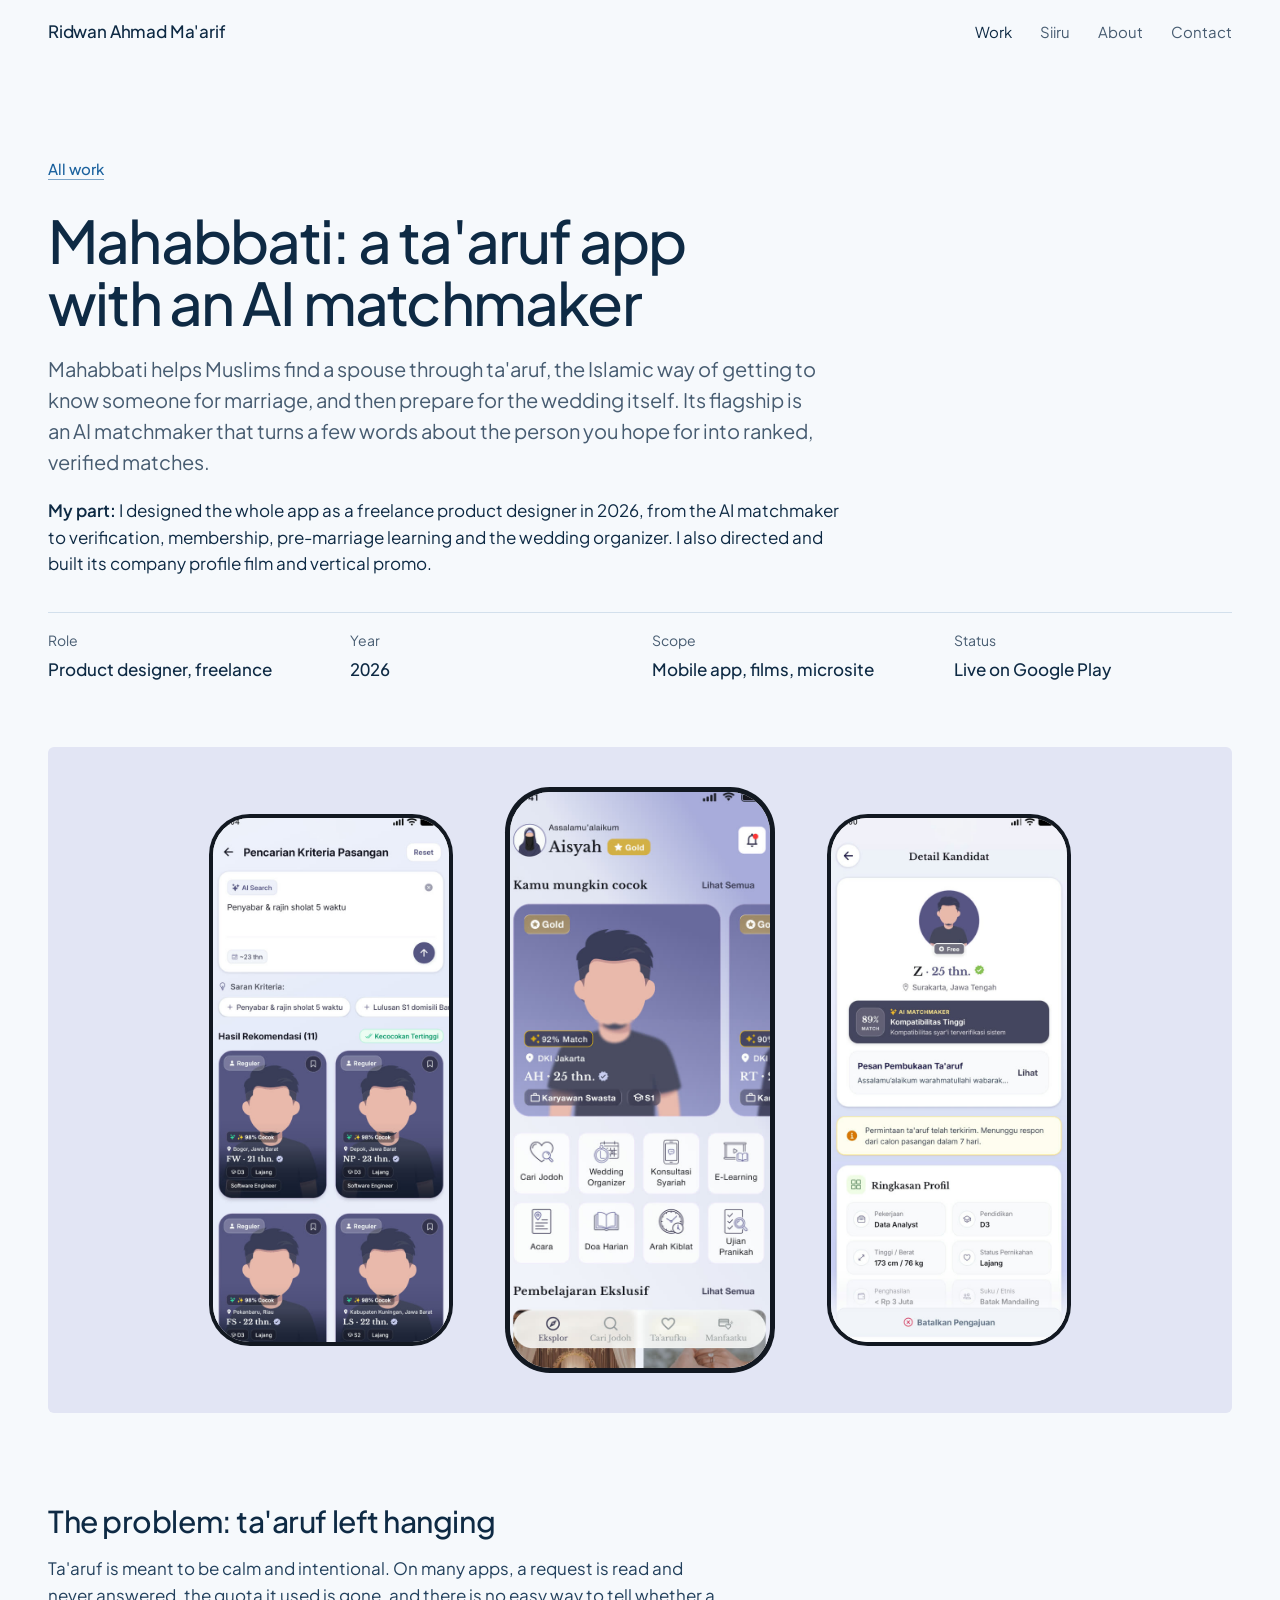
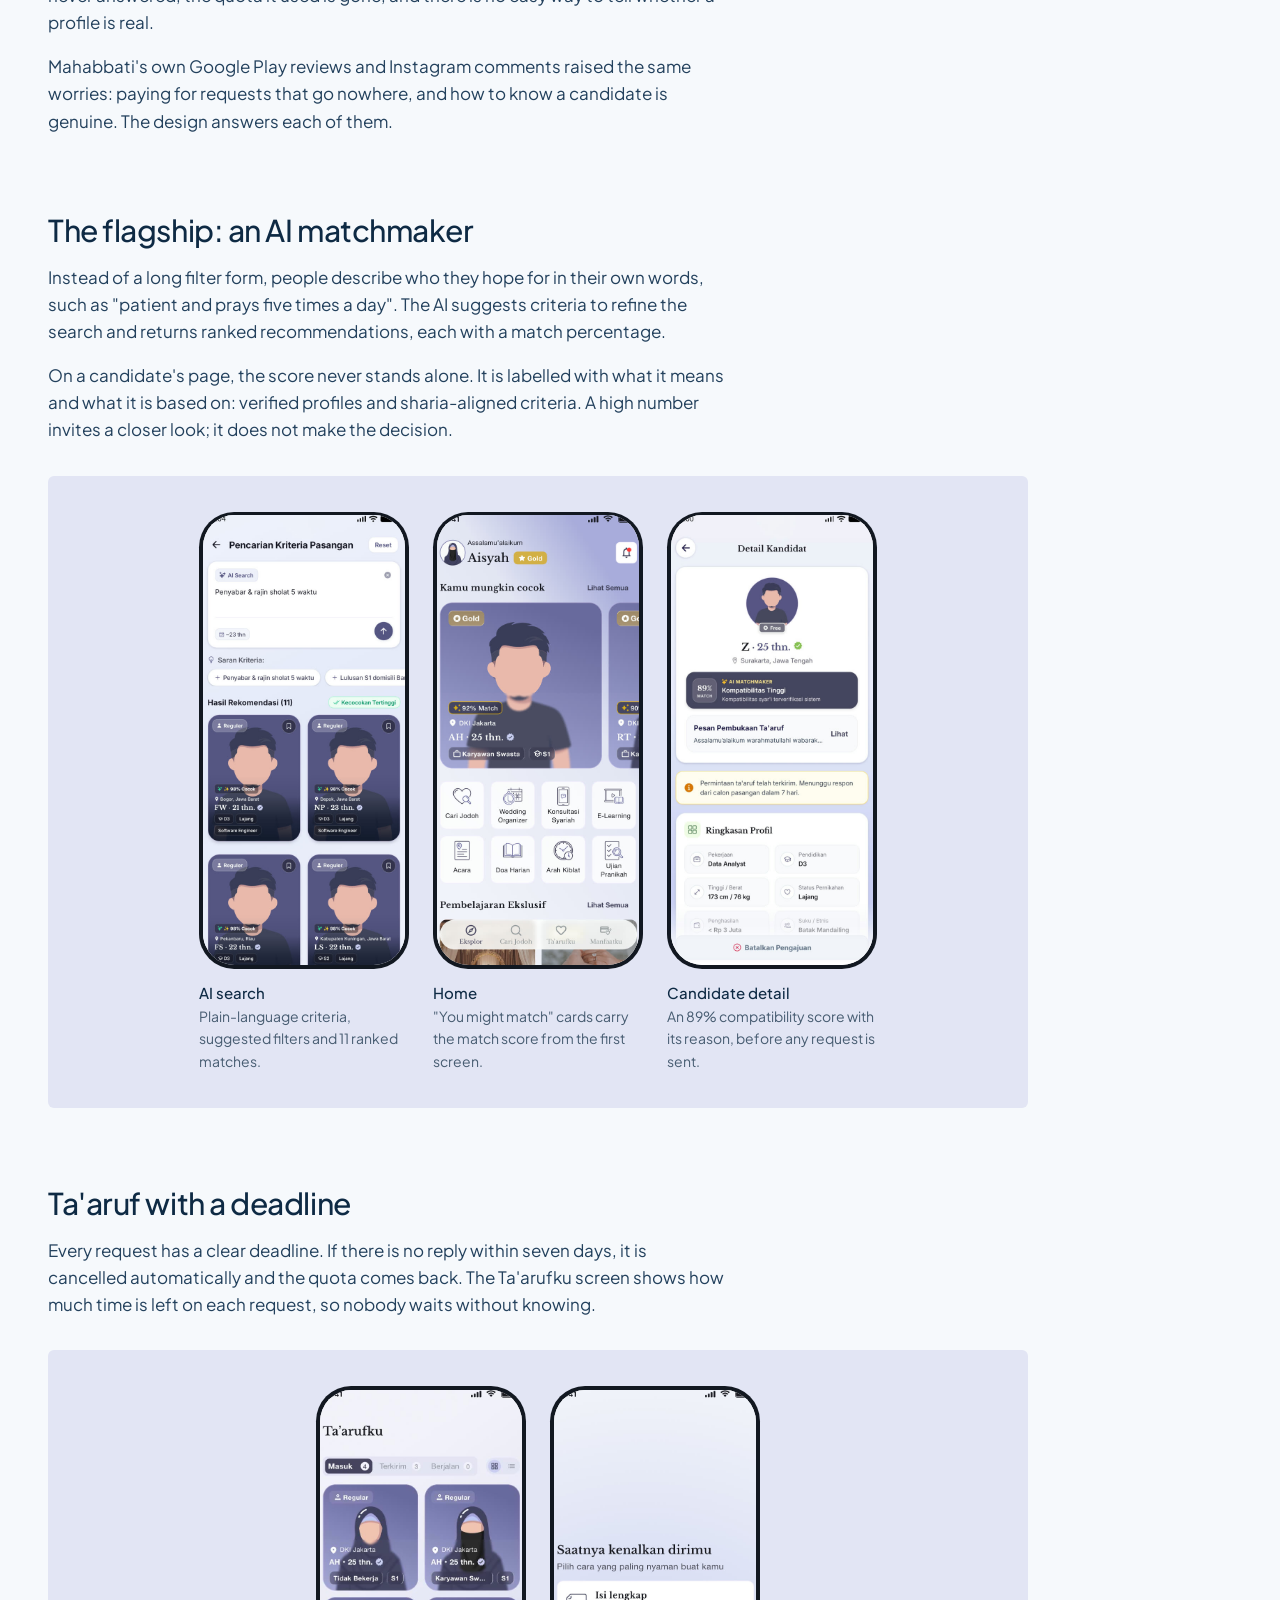
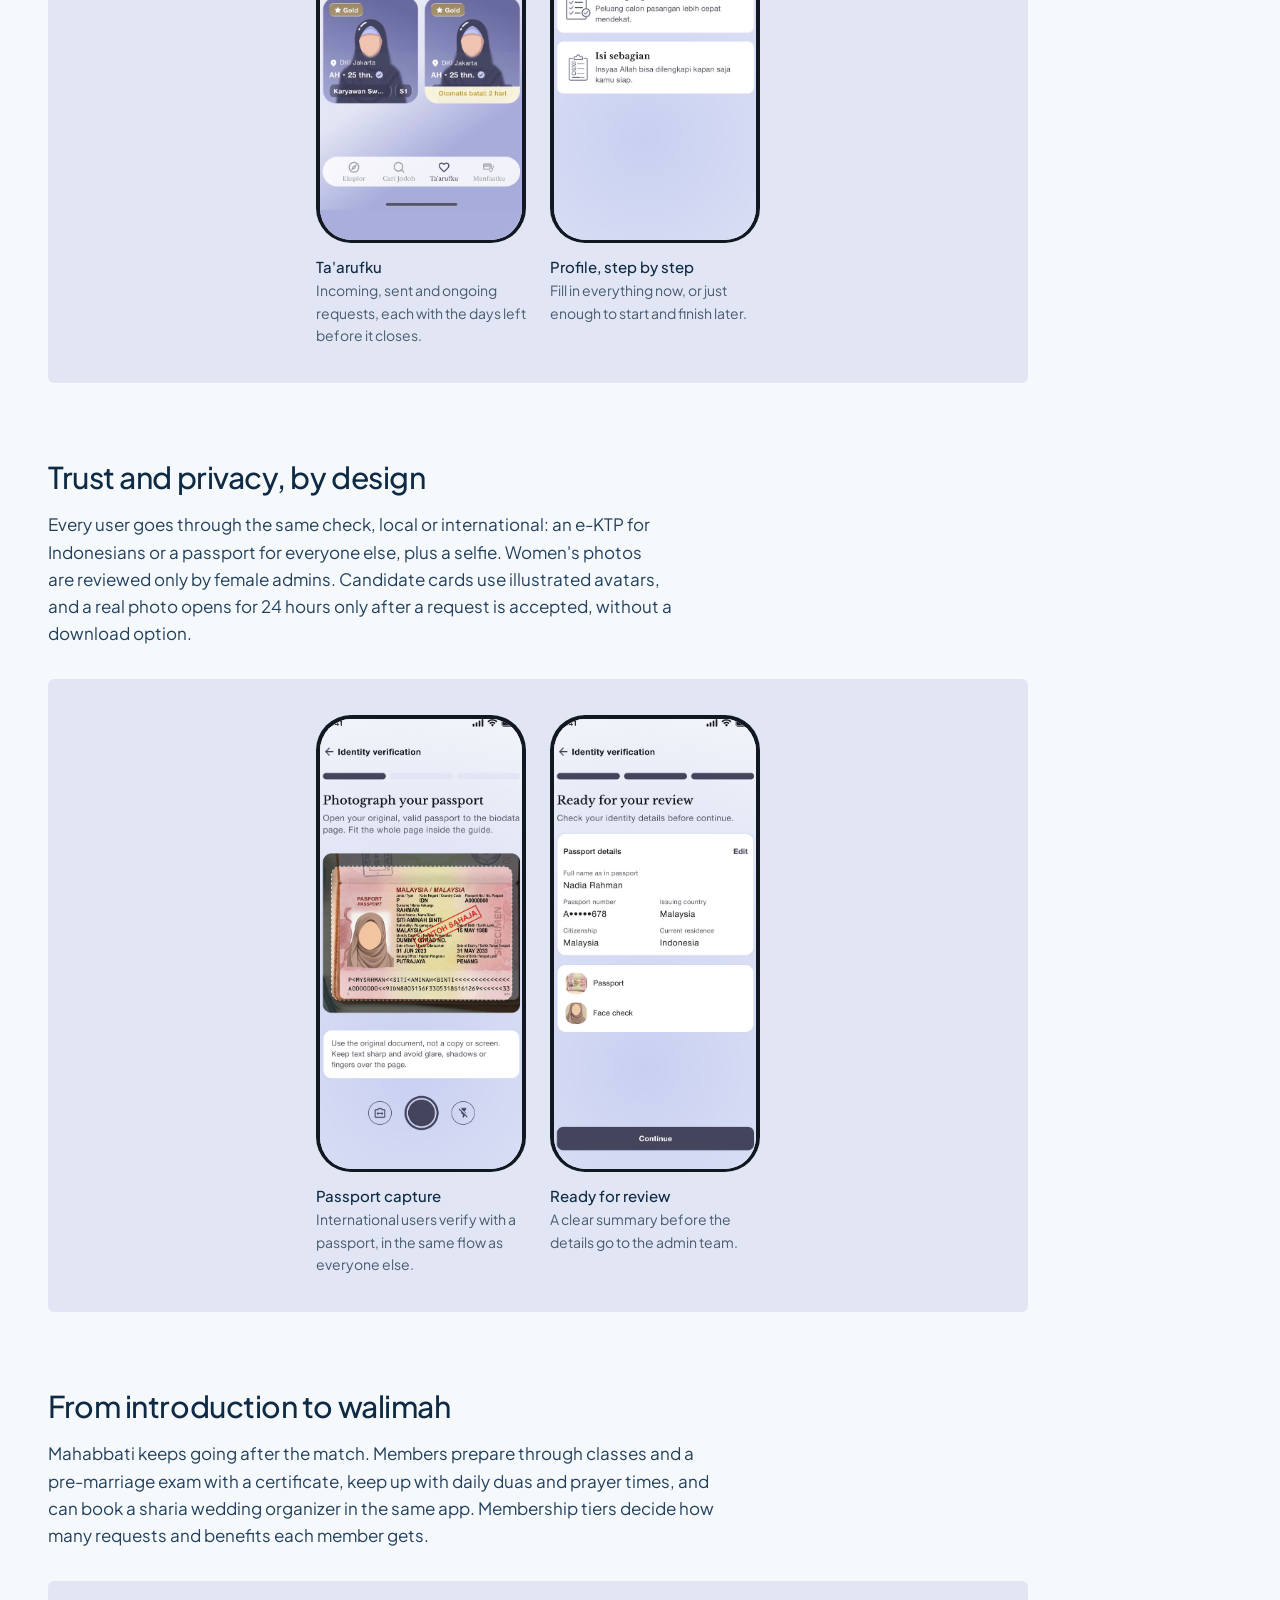
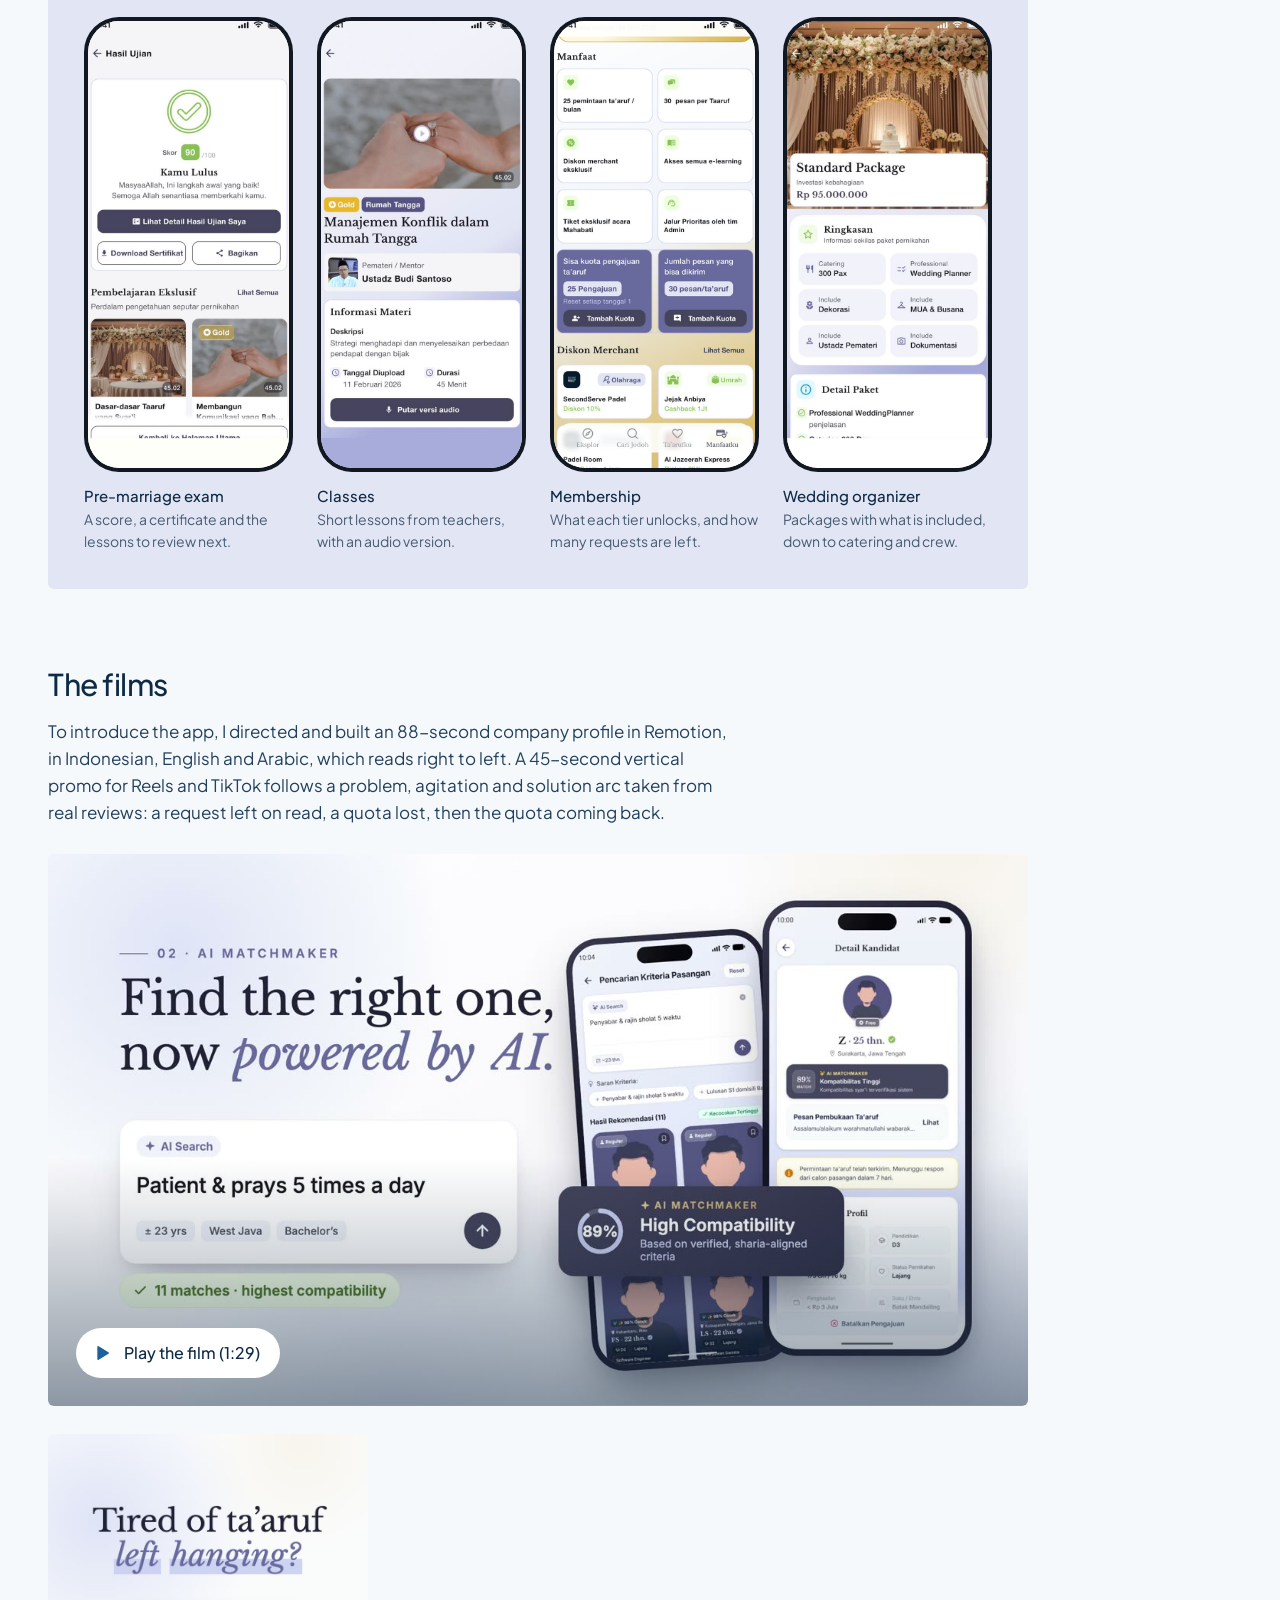
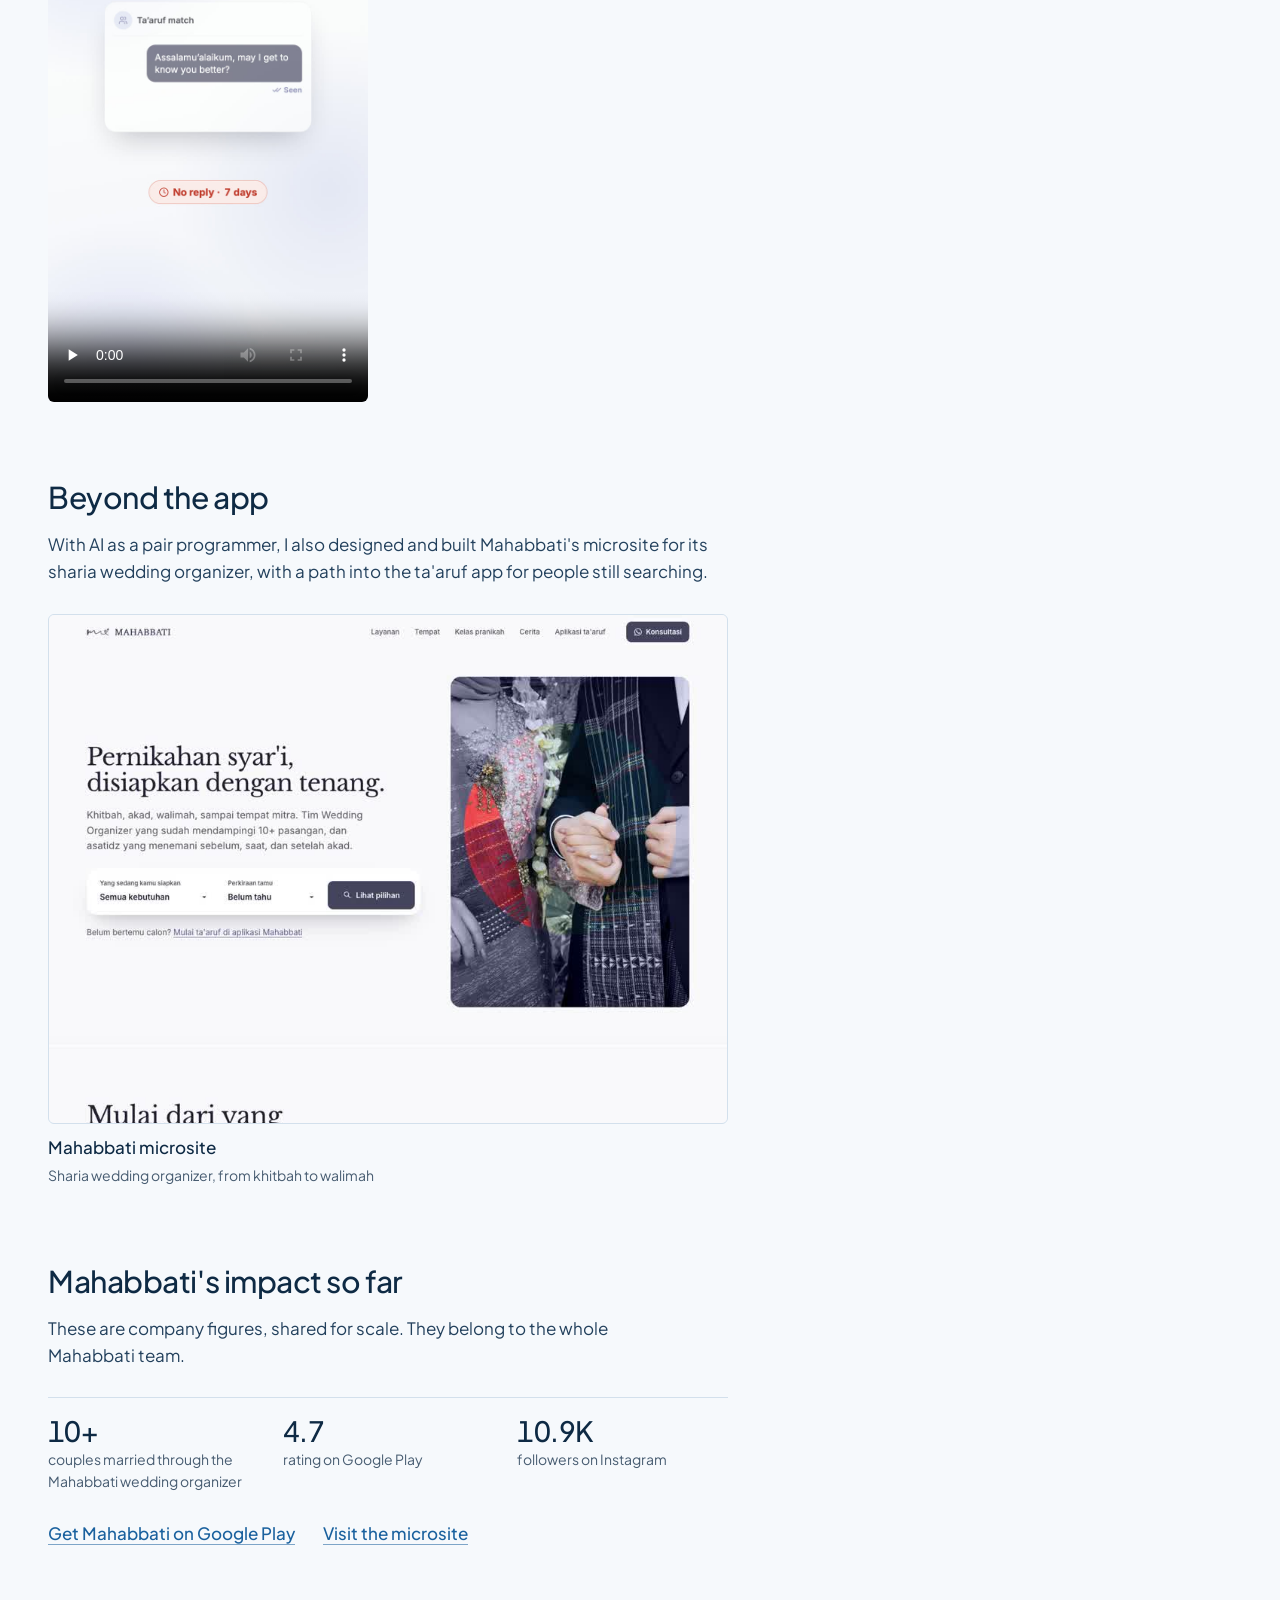
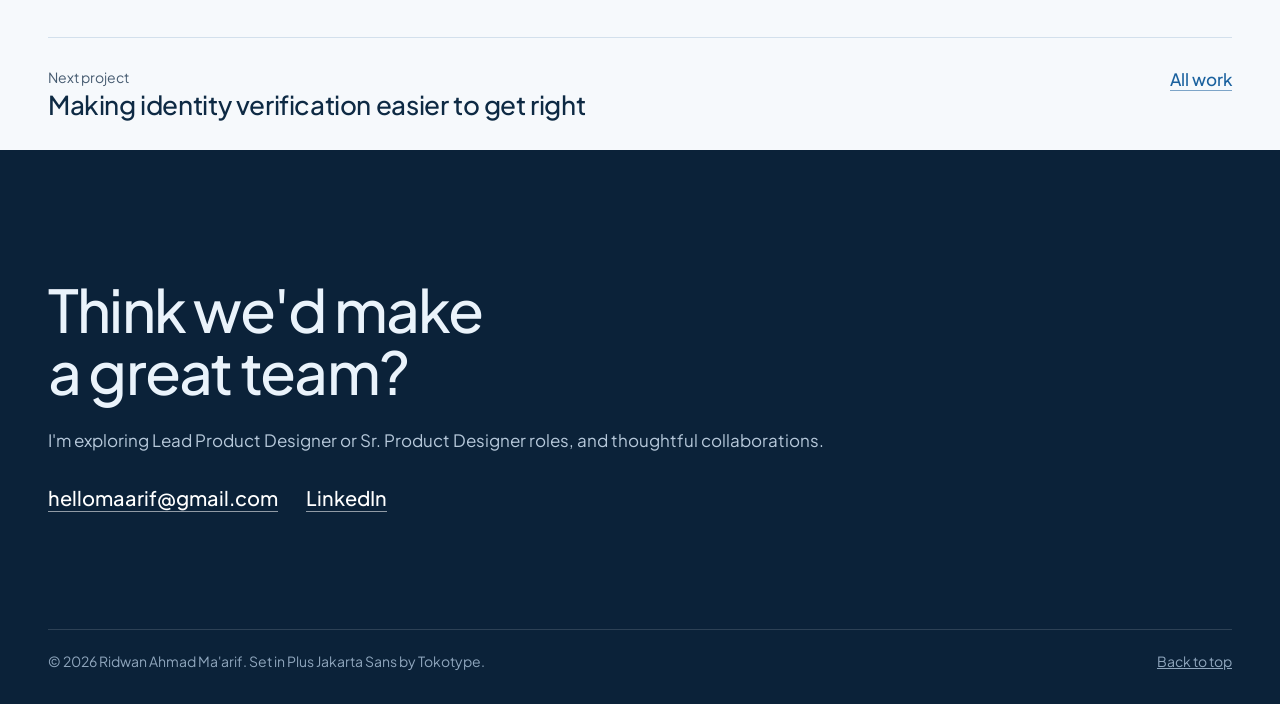
<file: work/mahabbati.html>
<!doctype html>
<html lang="en">
<head>
  <meta charset="utf-8">
  <meta name="viewport" content="width=device-width, initial-scale=1">
  <title>Mahabbati: a ta'aruf app with an AI matchmaker, Ridwan Ahmad Ma'arif</title>
  <meta name="description" content="Mahabbati helps Muslims find a spouse through ta'aruf, the Islamic way of getting to know someone for marriage, and then prepare for the wedding itself. Its flagship is an AI matchmaker that turns a few words about the person you hope for into ranked, verified matches.">
  <meta name="theme-color" content="#f6f9fc">
  <link rel="canonical" href="https://ridwanahmadm.github.io/work/mahabbati.html">
  <link rel="icon" href="../assets/img/favicon.svg" type="image/svg+xml">
  <meta property="og:type" content="article">
  <meta property="og:url" content="https://ridwanahmadm.github.io/work/mahabbati.html">
  <meta property="og:title" content="Mahabbati: a ta'aruf app with an AI matchmaker">
  <meta property="og:description" content="Mahabbati helps Muslims find a spouse through ta'aruf, the Islamic way of getting to know someone for marriage, and then prepare for the wedding itself. Its flagship is an AI matchmaker that turns a few words about the person you hope for into ranked, verified matches.">
  <meta property="og:image" content="https://ridwanahmadm.github.io/assets/media/mahabbati-film-poster.jpg">
  <meta name="twitter:card" content="summary_large_image">
  <script>document.documentElement.classList.add('js');</script>
  <link rel="preconnect" href="https://fonts.googleapis.com">
  <link rel="preconnect" href="https://fonts.gstatic.com" crossorigin>
  <link rel="stylesheet" href="https://fonts.googleapis.com/css2?family=Plus+Jakarta+Sans:wght@400;500;600&display=swap">
  <link rel="stylesheet" href="../assets/css/site.css">
  <script type="module" src="../assets/js/site.js"></script>
</head>
<body>
  <a class="skip" href="#main">Skip to content</a>

  <header class="top">
    <div class="wrap">
      <a class="name" href="../index.html">Ridwan<span> Ahmad Ma'arif</span></a>
      <nav class="menu" aria-label="Main">
        <a href="../index.html#work" aria-current="page">Work</a>
        <a href="../index.html#siiru">Siiru</a>
        <a href="../index.html#about">About</a>
        <a href="#contact">Contact</a>
      </nav>
    </div>
  </header>

  <main id="main">
    <header class="case-head">
      <div class="wrap">
        <a class="link back" href="../index.html#work">All work</a>
        <h1 class="display">Mahabbati: a ta'aruf app with an AI matchmaker</h1>
        <p class="lead">Mahabbati helps Muslims find a spouse through ta'aruf, the Islamic way of getting to know someone for marriage, and then prepare for the wedding itself. Its flagship is an AI matchmaker that turns a few words about the person you hope for into ranked, verified matches.</p>
        <p class="part"><strong>My part:</strong> I designed the whole app as a freelance product designer in 2026, from the AI matchmaker to verification, membership, pre-marriage learning and the wedding organizer. I also directed and built its company profile film and vertical promo.</p>
        <dl class="facts"><div><dt>Role</dt><dd>Product designer, freelance</dd></div><div><dt>Year</dt><dd>2026</dd></div><div><dt>Scope</dt><dd>Mobile app, films, microsite</dd></div><div><dt>Status</dt><dd>Live on Google Play</dd></div></dl>
        <div class="cover" style="view-transition-name: cover-mahabbati"><div class="plate plate--lavender" role="img" aria-label="Three Mahabbati app screens: the AI search, the home screen with match scores, and a candidate's compatibility"><div class="phone"><div class="phone-screen"><img src="../assets/img/mahabbati/ai.jpg" alt="" loading="lazy" decoding="async"></div></div><div class="phone"><div class="phone-screen"><img src="../assets/img/mahabbati/home.jpg" alt="" loading="lazy" decoding="async"></div></div><div class="phone"><div class="phone-screen"><img src="../assets/img/mahabbati/kandidat.jpg" alt="" loading="lazy" decoding="async"></div></div></div></div>
      </div>
    </header>

    <div class="case-body">
      <div class="wrap">
        <div class="col">
      <section class="case-section">
        <h2>The problem: ta'aruf left hanging</h2>
        <p>Ta'aruf is meant to be calm and intentional. On many apps, a request is read and never answered, the quota it used is gone, and there is no easy way to tell whether a profile is real.</p>
        <p>Mahabbati's own Google Play reviews and Instagram comments raised the same worries: paying for requests that go nowhere, and how to know a candidate is genuine. The design answers each of them.</p>
        
      </section>
      <section class="case-section">
        <h2>The flagship: an AI matchmaker</h2>
        <p>Instead of a long filter form, people describe who they hope for in their own words, such as &quot;patient and prays five times a day&quot;. The AI suggests criteria to refine the search and returns ranked recommendations, each with a match percentage.</p>
        <p>On a candidate's page, the score never stands alone. It is labelled with what it means and what it is based on: verified profiles and sharia-aligned criteria. A high number invites a closer look; it does not make the decision.</p>
        <div class="phones phones--lavender" style="--n:3">
          <figure><div class="phone"><div class="phone-screen"><img src="../assets/img/mahabbati/ai.jpg" alt="" loading="lazy" decoding="async"></div></div><figcaption><strong>AI search</strong>Plain-language criteria, suggested filters and 11 ranked matches.</figcaption></figure>
          <figure><div class="phone"><div class="phone-screen"><img src="../assets/img/mahabbati/home.jpg" alt="" loading="lazy" decoding="async"></div></div><figcaption><strong>Home</strong>&quot;You might match&quot; cards carry the match score from the first screen.</figcaption></figure>
          <figure><div class="phone"><div class="phone-screen"><img src="../assets/img/mahabbati/kandidat.jpg" alt="" loading="lazy" decoding="async"></div></div><figcaption><strong>Candidate detail</strong>An 89% compatibility score with its reason, before any request is sent.</figcaption></figure>
        </div>
      </section>
      <section class="case-section">
        <h2>Ta'aruf with a deadline</h2>
        <p>Every request has a clear deadline. If there is no reply within seven days, it is cancelled automatically and the quota comes back. The Ta'arufku screen shows how much time is left on each request, so nobody waits without knowing.</p>
        <div class="phones phones--lavender" style="--n:2">
          <figure><div class="phone"><div class="phone-screen"><img src="../assets/img/mahabbati/taarufku.jpg" alt="" loading="lazy" decoding="async"></div></div><figcaption><strong>Ta'arufku</strong>Incoming, sent and ongoing requests, each with the days left before it closes.</figcaption></figure>
          <figure><div class="phone"><div class="phone-screen"><img src="../assets/img/mahabbati/biodata.jpg" alt="" loading="lazy" decoding="async"></div></div><figcaption><strong>Profile, step by step</strong>Fill in everything now, or just enough to start and finish later.</figcaption></figure>
        </div>
      </section>
      <section class="case-section">
        <h2>Trust and privacy, by design</h2>
        <p>Every user goes through the same check, local or international: an e-KTP for Indonesians or a passport for everyone else, plus a selfie. Women's photos are reviewed only by female admins. Candidate cards use illustrated avatars, and a real photo opens for 24 hours only after a request is accepted, without a download option.</p>
        <div class="phones phones--lavender" style="--n:2">
          <figure><div class="phone"><div class="phone-screen"><img src="../assets/img/mahabbati/en_capture.jpg" alt="" loading="lazy" decoding="async"></div></div><figcaption><strong>Passport capture</strong>International users verify with a passport, in the same flow as everyone else.</figcaption></figure>
          <figure><div class="phone"><div class="phone-screen"><img src="../assets/img/mahabbati/en_final.jpg" alt="" loading="lazy" decoding="async"></div></div><figcaption><strong>Ready for review</strong>A clear summary before the details go to the admin team.</figcaption></figure>
        </div>
      </section>
      <section class="case-section">
        <h2>From introduction to walimah</h2>
        <p>Mahabbati keeps going after the match. Members prepare through classes and a pre-marriage exam with a certificate, keep up with daily duas and prayer times, and can book a sharia wedding organizer in the same app. Membership tiers decide how many requests and benefits each member gets.</p>
        <div class="phones phones--lavender" style="--n:4">
          <figure><div class="phone"><div class="phone-screen"><img src="../assets/img/mahabbati/ujian_hasil.jpg" alt="" loading="lazy" decoding="async"></div></div><figcaption><strong>Pre-marriage exam</strong>A score, a certificate and the lessons to review next.</figcaption></figure>
          <figure><div class="phone"><div class="phone-screen"><img src="../assets/img/mahabbati/kajian.jpg" alt="" loading="lazy" decoding="async"></div></div><figcaption><strong>Classes</strong>Short lessons from teachers, with an audio version.</figcaption></figure>
          <figure><div class="phone"><div class="phone-screen"><img src="../assets/img/mahabbati/gold.jpg" alt="" loading="lazy" decoding="async"></div></div><figcaption><strong>Membership</strong>What each tier unlocks, and how many requests are left.</figcaption></figure>
          <figure><div class="phone"><div class="phone-screen"><img src="../assets/img/mahabbati/wo_detail.jpg" alt="" loading="lazy" decoding="async"></div></div><figcaption><strong>Wedding organizer</strong>Packages with what is included, down to catering and crew.</figcaption></figure>
        </div>
      </section>
      <section class="case-section">
        <h2>The films</h2>
        <p>To introduce the app, I directed and built an 88-second company profile in Remotion, in Indonesian, English and Arabic, which reads right to left. A 45-second vertical promo for Reels and TikTok follows a problem, agitation and solution arc taken from real reviews: a request left on read, a quota lost, then the quota coming back.</p>
        <div class="film" data-film style="margin-top:28px;width:min(980px,calc(100vw - 2 * var(--gutter)))">
          <video src="../assets/media/mahabbati-film-en.mp4" poster="../assets/media/mahabbati-film-poster.jpg" controls playsinline preload="none" aria-label="Mahabbati company profile, English edition"><track kind="captions" srclang="en" label="English" src="../assets/media/mahabbati-film-en.vtt" default></video>
          <button class="film-play" type="button"><span><svg viewBox="0 0 24 24" fill="currentColor" aria-hidden="true"><path d="M8 5.5v13a1 1 0 0 0 1.5.86l10.6-6.5a1 1 0 0 0 0-1.72L9.5 4.64A1 1 0 0 0 8 5.5Z"/></svg>Play the film (1:29)</span></button>
        </div>
        <div class="vertical"><video src="../assets/media/mahabbati-promo-en.mp4" poster="../assets/media/mahabbati-promo-en.jpg" controls playsinline preload="none" aria-label="Mahabbati 45-second vertical promo, English edition, with captions on screen"></video></div>
      </section>
      <section class="case-section">
        <h2>Beyond the app</h2>
        <p>With AI as a pair programmer, I also designed and built Mahabbati's microsite for its sharia wedding organizer, with a path into the ta'aruf app for people still searching.</p>
        <div class="builds" style="grid-template-columns:repeat(1,1fr);margin-top:28px"><a class="build" href="https://ridwanahmadm.github.io/Mahabbati/" rel="noopener">
            <div class="build-shot"><img src="../assets/img/proto/mahabbati.jpg" alt="Mahabbati microsite" loading="lazy" decoding="async"></div>
            <span class="t">Mahabbati microsite</span><span class="meta">Sharia wedding organizer, from khitbah to walimah</span>
          </a></div>
      </section>
      <section class="case-section">
        <h2>Mahabbati's impact so far</h2>
        <p>These are company figures, shared for scale. They belong to the whole Mahabbati team.</p>
        <dl class="stats" style="--n:3"><div><dt>10+</dt><dd>couples married through the Mahabbati wedding organizer</dd></div><div><dt>4.7</dt><dd>rating on Google Play</dd></div><div><dt>10.9K</dt><dd>followers on Instagram</dd></div></dl>
      </section>
        
        <p class="links" style="margin-top:28px"><a class="link" href="https://play.google.com/store/apps/details?id=com.kasministudio.mahabbatimobile" rel="noopener">Get Mahabbati on Google Play</a><a class="link" href="https://ridwanahmadm.github.io/Mahabbati/" rel="noopener">Visit the microsite</a></p>
        </div>
        <div class="case-end">
          <a class="next" href="hijra-ekyc.html"><small>Next project</small><span class="h3">Making identity verification easier to get right</span></a>
          <a class="link" href="../index.html#work">All work</a>
        </div>
      </div>
    </div>
  </main>

  <footer class="contact" id="contact" aria-labelledby="contact-title">
    <div class="wrap">
      <h2 class="display" id="contact-title">Think we'd make a great team?</h2>
      <p>I'm exploring Lead Product Designer or Sr. Product Designer roles, and thoughtful collaborations.</p>
      <p class="links">
        <a class="link" href="mailto:hellomaarif@gmail.com">hellomaarif@gmail.com</a>
        <a class="link" href="https://www.linkedin.com/in/ridwanam/" rel="noopener">LinkedIn</a>
      </p>
      <div class="foot">
        <span>© 2026 Ridwan Ahmad Ma'arif. Set in Plus Jakarta Sans by Tokotype.</span>
        <a href="#main">Back to top</a>
      </div>
    </div>
  </footer>
</body>
</html>
</file>
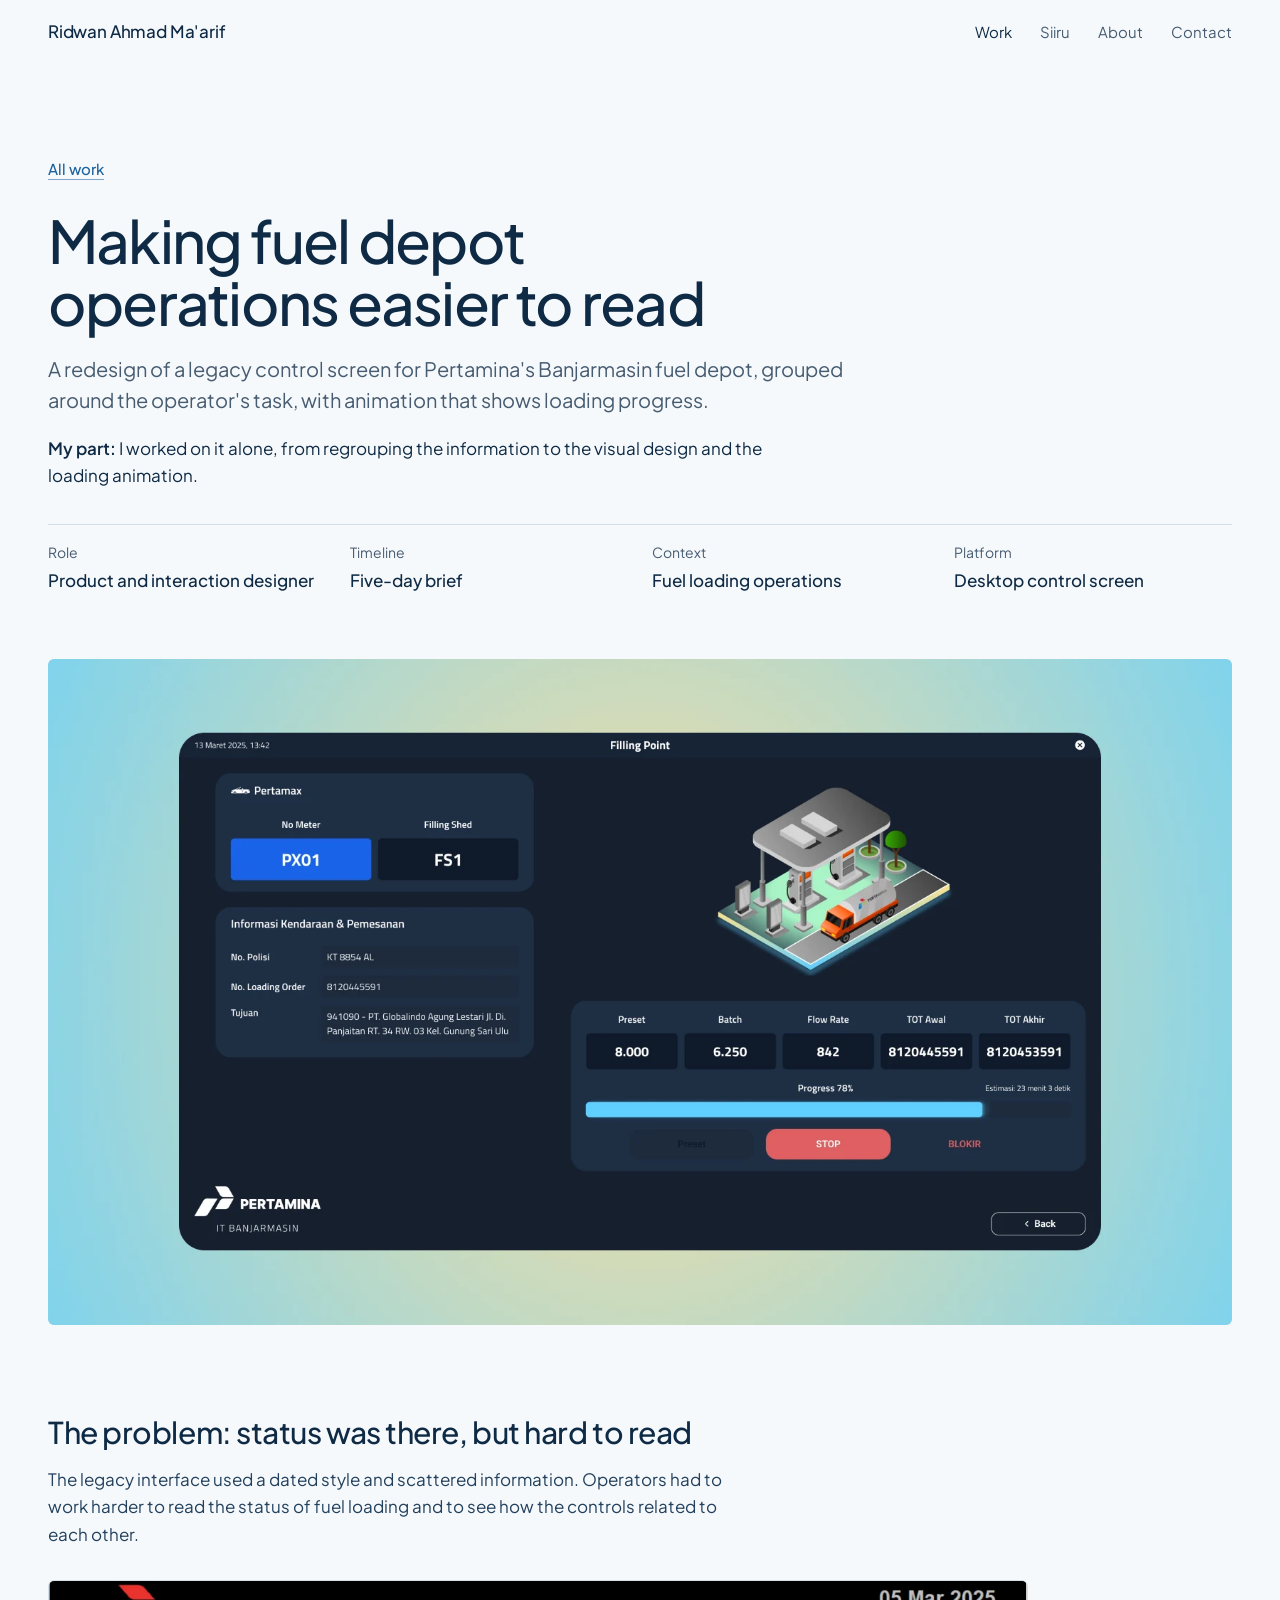
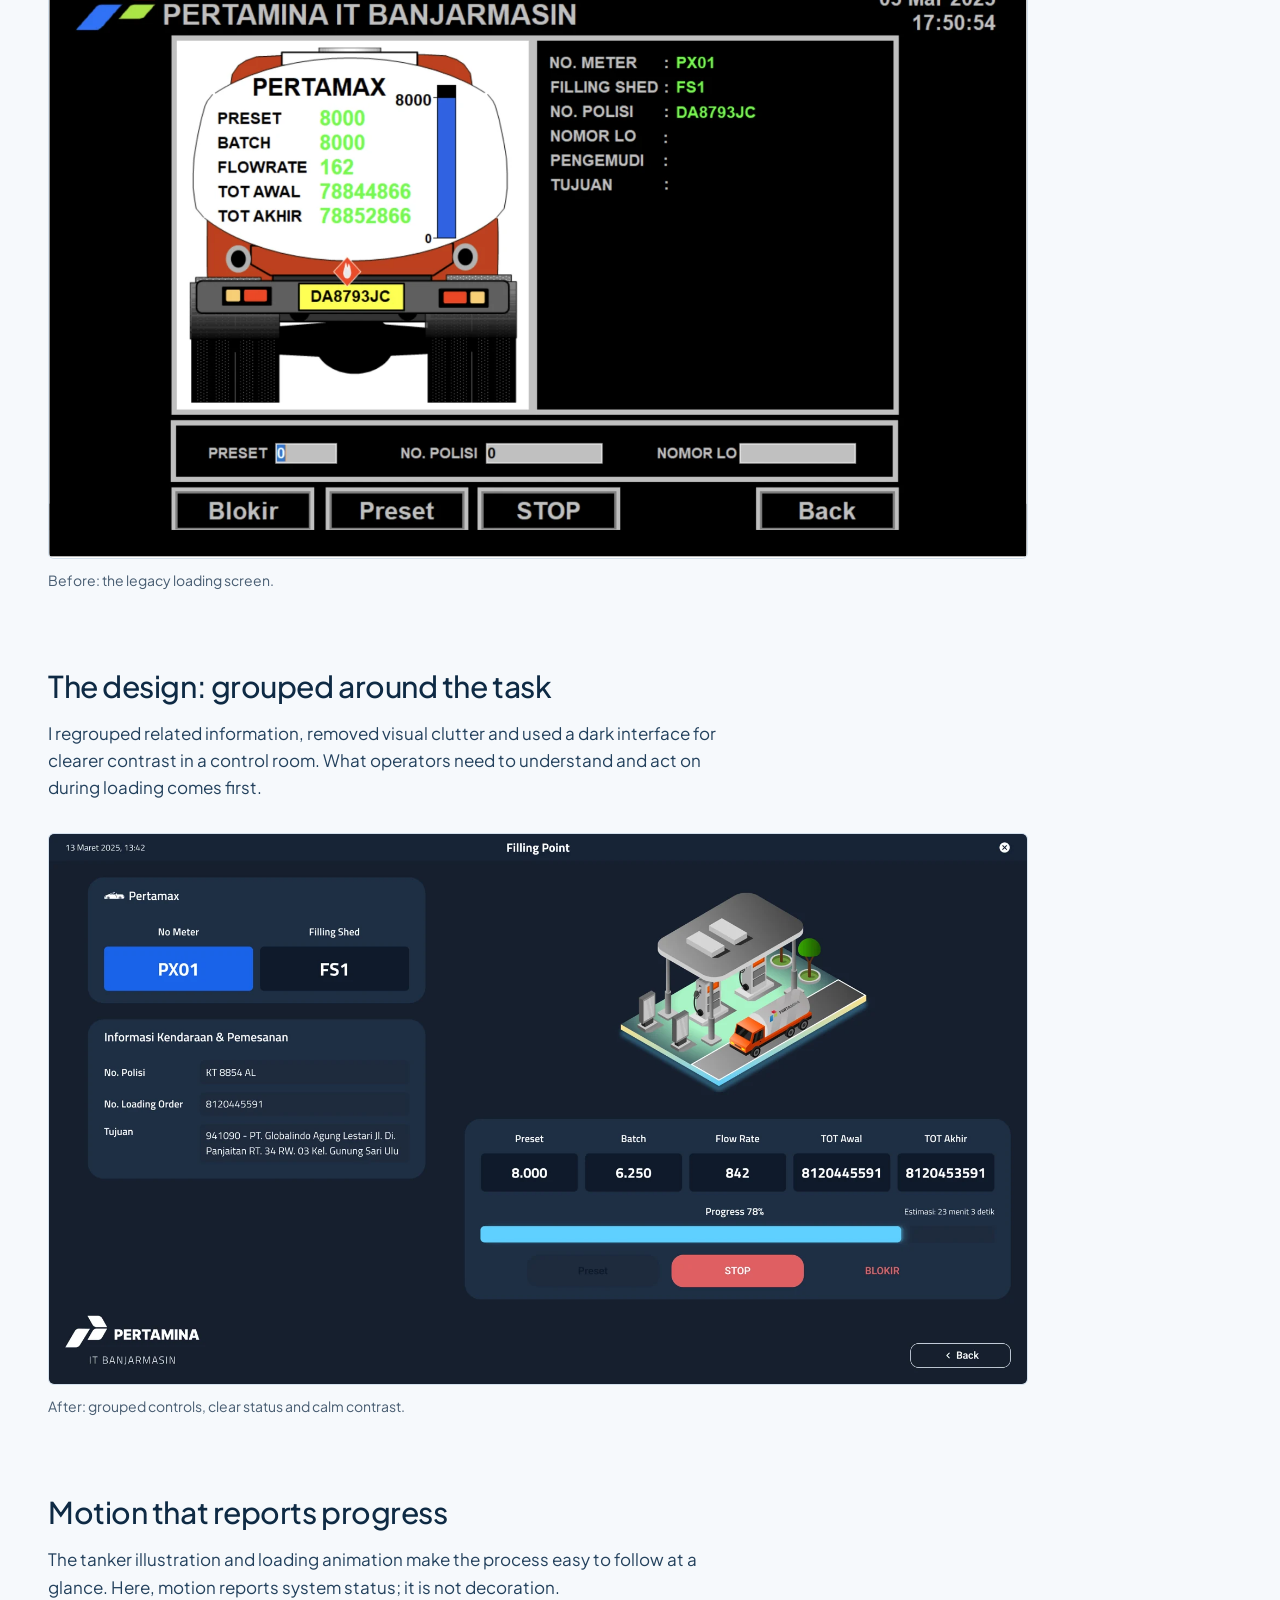
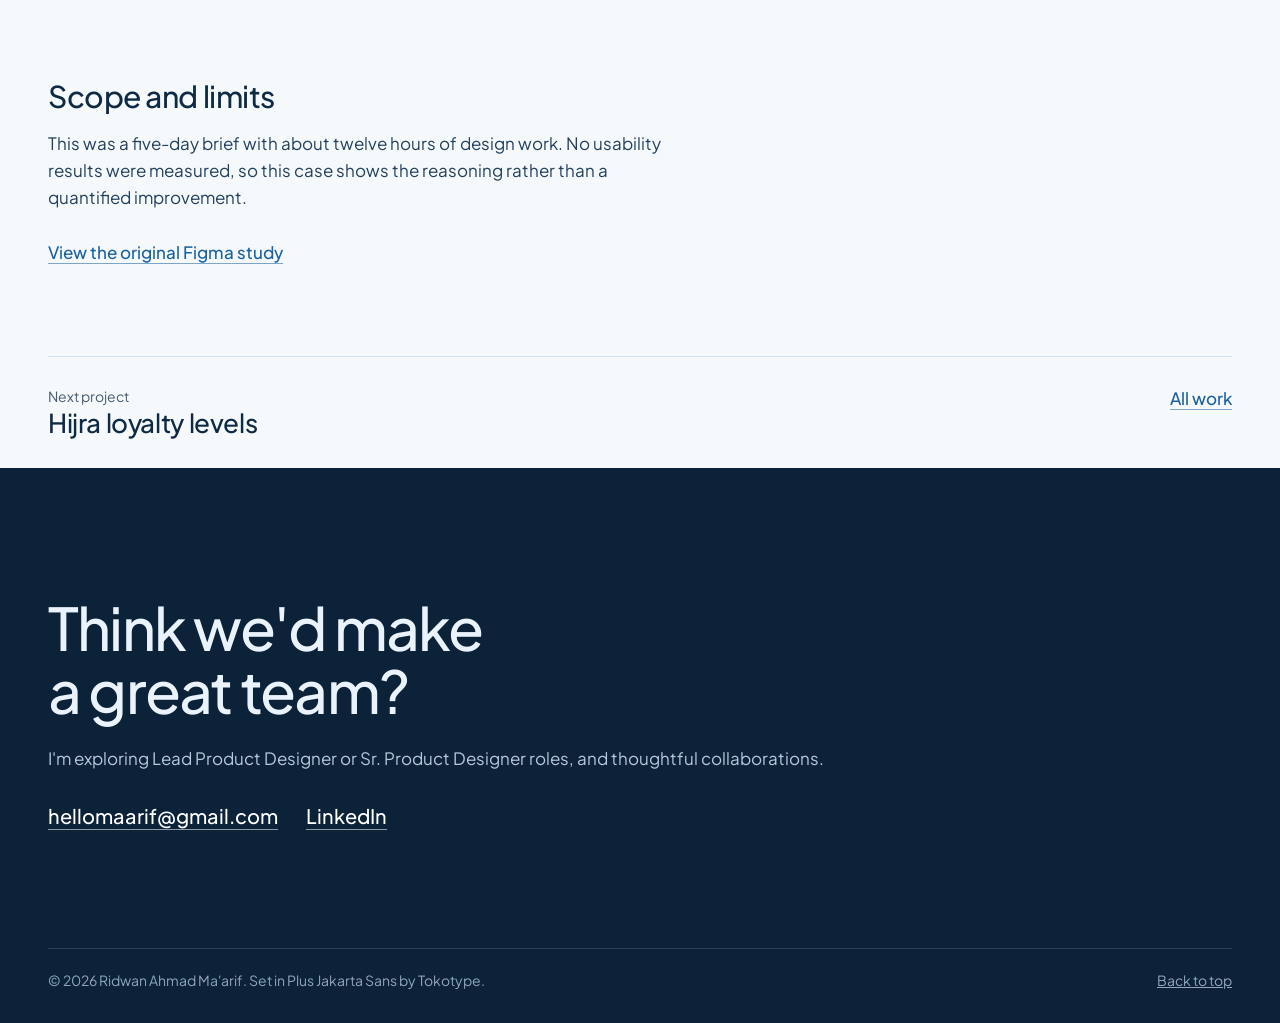
<file: work/pertamina-hmi.html>
<!doctype html>
<html lang="en">
<head>
  <meta charset="utf-8">
  <meta name="viewport" content="width=device-width, initial-scale=1">
  <title>Making fuel depot operations easier to read, Ridwan Ahmad Ma'arif</title>
  <meta name="description" content="A redesign of a legacy control screen for Pertamina's Banjarmasin fuel depot, grouped around the operator's task, with animation that shows loading progress.">
  <meta name="theme-color" content="#f6f9fc">
  <link rel="canonical" href="https://ridwanahmadm.github.io/work/pertamina-hmi.html">
  <link rel="icon" href="../assets/img/favicon.svg" type="image/svg+xml">
  <meta property="og:type" content="article">
  <meta property="og:url" content="https://ridwanahmadm.github.io/work/pertamina-hmi.html">
  <meta property="og:title" content="Making fuel depot operations easier to read">
  <meta property="og:description" content="A redesign of a legacy control screen for Pertamina's Banjarmasin fuel depot, grouped around the operator's task, with animation that shows loading progress.">
  <meta property="og:image" content="https://ridwanahmadm.github.io/assets/img/work/pertamina-cover.webp">
  <meta name="twitter:card" content="summary_large_image">
  <script>document.documentElement.classList.add('js');</script>
  <link rel="preconnect" href="https://fonts.googleapis.com">
  <link rel="preconnect" href="https://fonts.gstatic.com" crossorigin>
  <link rel="stylesheet" href="https://fonts.googleapis.com/css2?family=Plus+Jakarta+Sans:wght@400;500;600&display=swap">
  <link rel="stylesheet" href="../assets/css/site.css">
  <script type="module" src="../assets/js/site.js"></script>
</head>
<body>
  <a class="skip" href="#main">Skip to content</a>

  <header class="top">
    <div class="wrap">
      <a class="name" href="../index.html">Ridwan<span> Ahmad Ma'arif</span></a>
      <nav class="menu" aria-label="Main">
        <a href="../index.html#work" aria-current="page">Work</a>
        <a href="../index.html#siiru">Siiru</a>
        <a href="../index.html#about">About</a>
        <a href="#contact">Contact</a>
      </nav>
    </div>
  </header>

  <main id="main">
    <header class="case-head">
      <div class="wrap">
        <a class="link back" href="../index.html#work">All work</a>
        <h1 class="display">Making fuel depot operations easier to read</h1>
        <p class="lead">A redesign of a legacy control screen for Pertamina's Banjarmasin fuel depot, grouped around the operator's task, with animation that shows loading progress.</p>
        <p class="part"><strong>My part:</strong> I worked on it alone, from regrouping the information to the visual design and the loading animation.</p>
        <dl class="facts"><div><dt>Role</dt><dd>Product and interaction designer</dd></div><div><dt>Timeline</dt><dd>Five-day brief</dd></div><div><dt>Context</dt><dd>Fuel loading operations</dd></div><div><dt>Platform</dt><dd>Desktop control screen</dd></div></dl>
        <div class="cover" style="view-transition-name: cover-pertamina-hmi"><img src="../assets/img/work/pertamina-cover.webp" alt="Redesigned dark control screen with a tanker loading illustration" width="1664" height="1104" fetchpriority="high" decoding="async"></div>
      </div>
    </header>

    <div class="case-body">
      <div class="wrap">
        <div class="col">
      <section class="case-section">
        <h2>The problem: status was there, but hard to read</h2>
        <p>The legacy interface used a dated style and scattered information. Operators had to work harder to read the status of fuel loading and to see how the controls related to each other.</p>
        <figure class="fig">
          <div class="fig-frame"><img src="../assets/img/work/1254-2823-imgImage89.webp" alt="Original Pertamina fuel depot control screen" width="1794" height="1058" loading="lazy" decoding="async"></div>
          <figcaption>Before: the legacy loading screen.</figcaption>
        </figure>
      </section>
      <section class="case-section">
        <h2>The design: grouped around the task</h2>
        <p>I regrouped related information, removed visual clutter and used a dark interface for clearer contrast in a control room. What operators need to understand and act on during loading comes first.</p>
        <figure class="fig">
          <div class="fig-frame"><img src="../assets/img/work/1254-2823-imgImage88.webp" alt="Redesigned Pertamina depot control screen" width="1800" height="1012" loading="lazy" decoding="async"></div>
          <figcaption>After: grouped controls, clear status and calm contrast.</figcaption>
        </figure>
      </section>
      <section class="case-section">
        <h2>Motion that reports progress</h2>
        <p>The tanker illustration and loading animation make the process easy to follow at a glance. Here, motion reports system status; it is not decoration.</p>
        
      </section>
      <section class="case-section">
        <h2>Scope and limits</h2>
        <p>This was a five-day brief with about twelve hours of design work. No usability results were measured, so this case shows the reasoning rather than a quantified improvement.</p>
        
      </section>
        
        <p class="links" style="margin-top:28px"><a class="link" href="https://www.figma.com/proto/6sJv9drZxaXjDptTn8Q7Vv/Portfolio-Ridwan-Ahmad-Maarif?node-id=1254-2823&starting-point-node-id=1254%3A2823" rel="noopener">View the original Figma study</a></p>
        </div>
        <div class="case-end">
          <a class="next" href="hijra-loyalty.html"><small>Next project</small><span class="h3">Hijra loyalty levels</span></a>
          <a class="link" href="../index.html#work">All work</a>
        </div>
      </div>
    </div>
  </main>

  <footer class="contact" id="contact" aria-labelledby="contact-title">
    <div class="wrap">
      <h2 class="display" id="contact-title">Think we'd make a great team?</h2>
      <p>I'm exploring Lead Product Designer or Sr. Product Designer roles, and thoughtful collaborations.</p>
      <p class="links">
        <a class="link" href="mailto:hellomaarif@gmail.com">hellomaarif@gmail.com</a>
        <a class="link" href="https://www.linkedin.com/in/ridwanam/" rel="noopener">LinkedIn</a>
      </p>
      <div class="foot">
        <span>© 2026 Ridwan Ahmad Ma'arif. Set in Plus Jakarta Sans by Tokotype.</span>
        <a href="#main">Back to top</a>
      </div>
    </div>
  </footer>
</body>
</html>
</file>
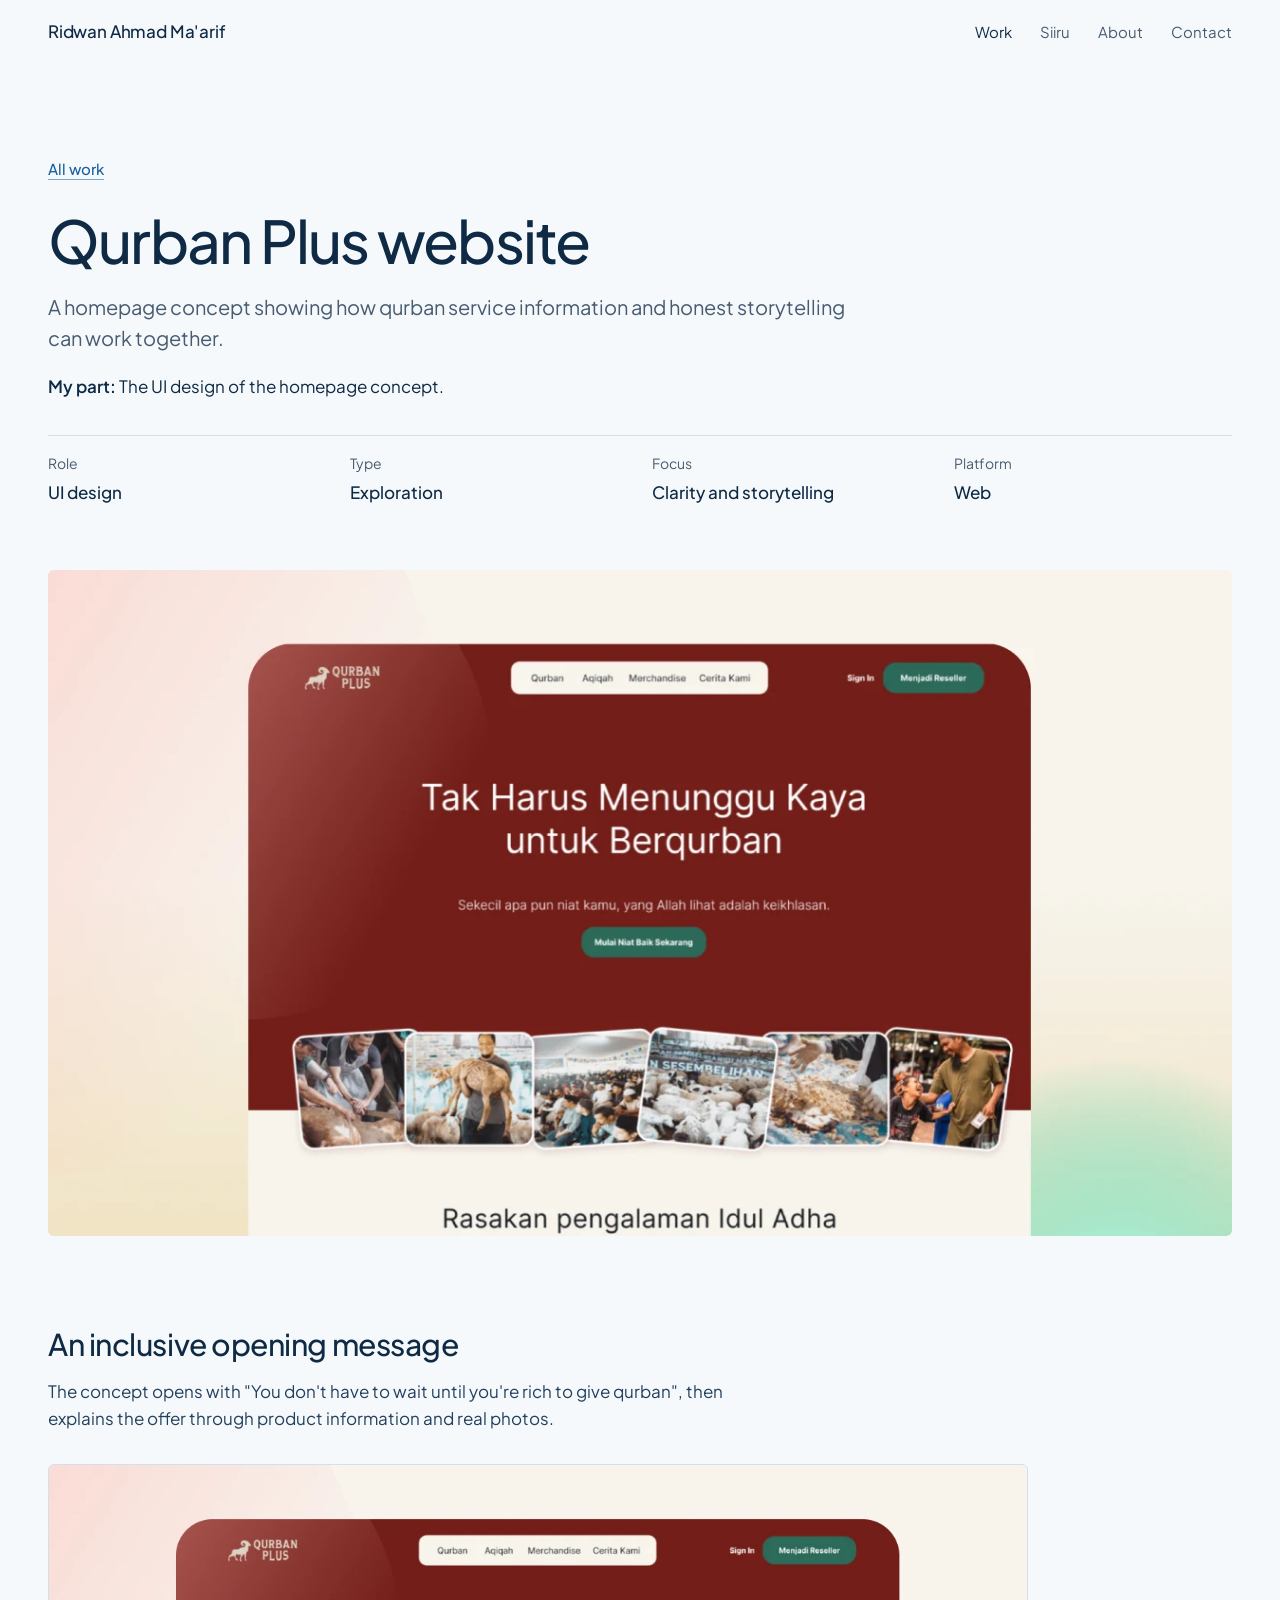
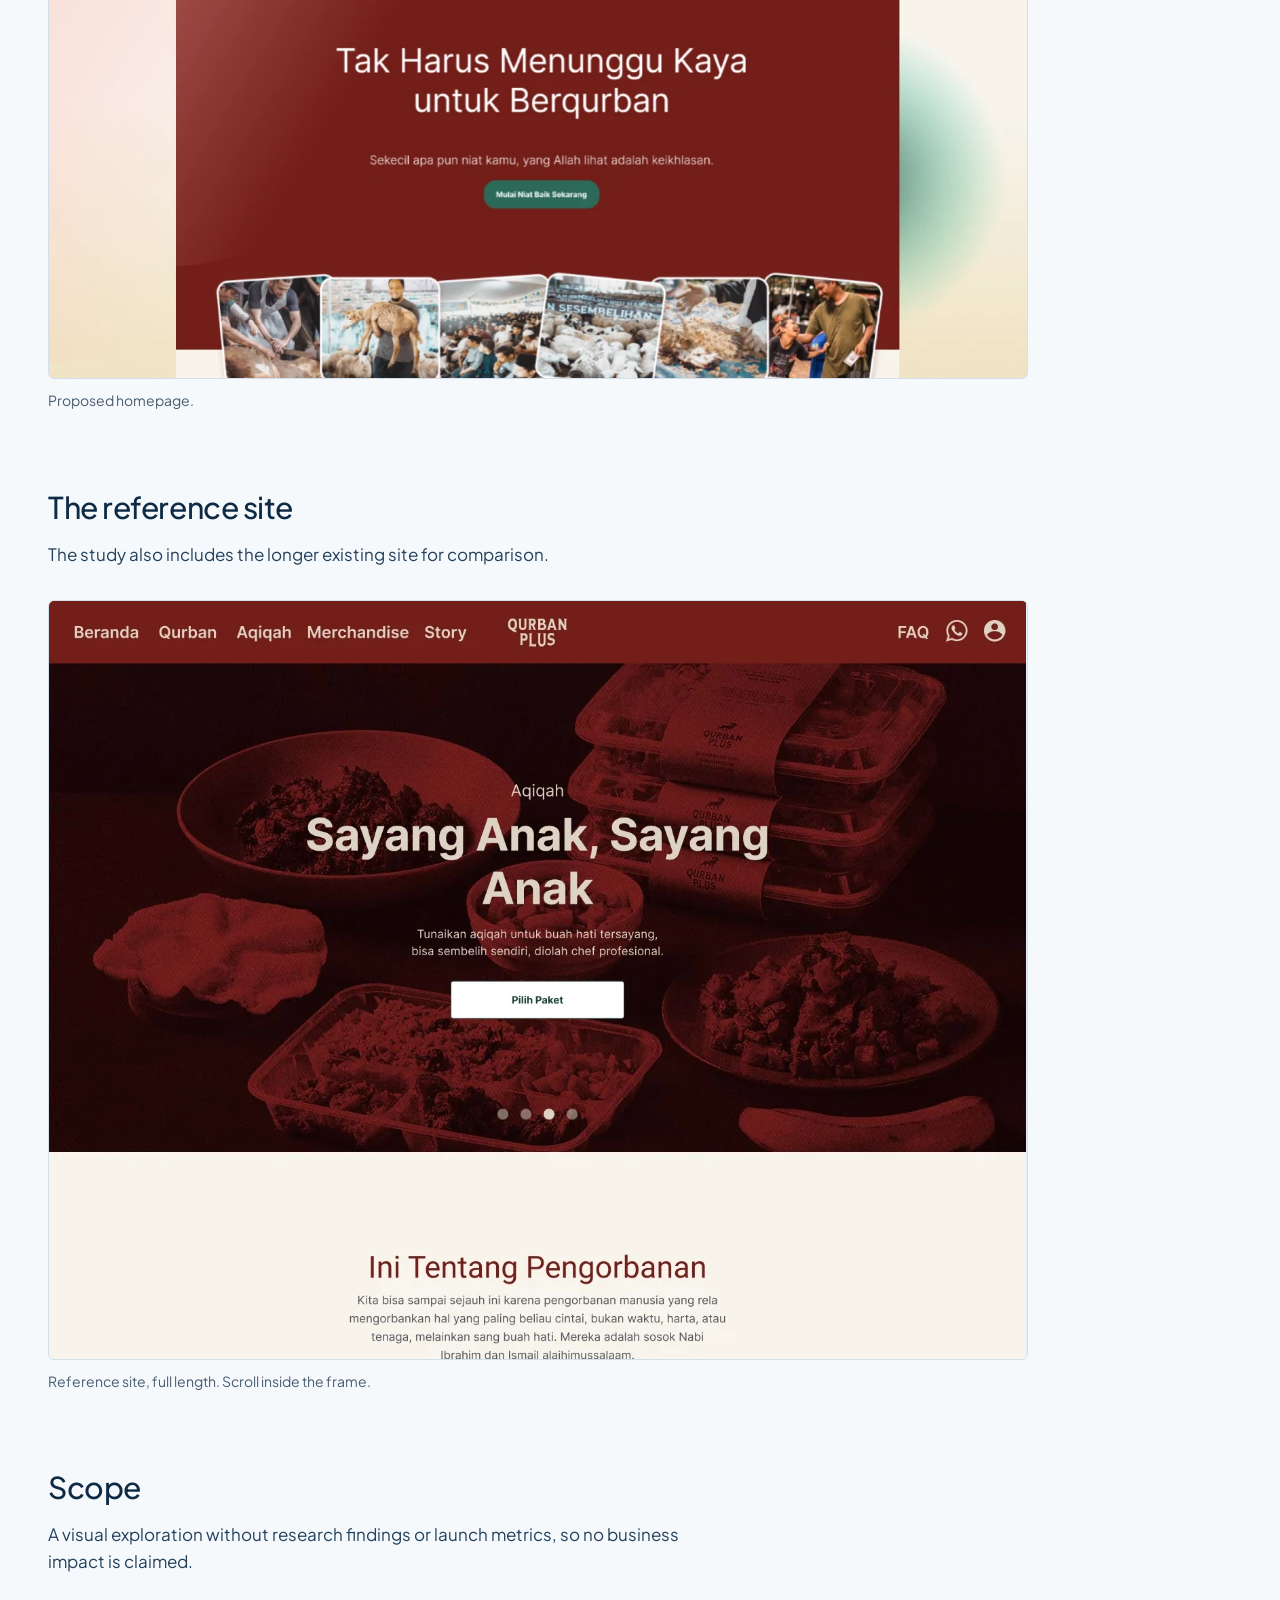
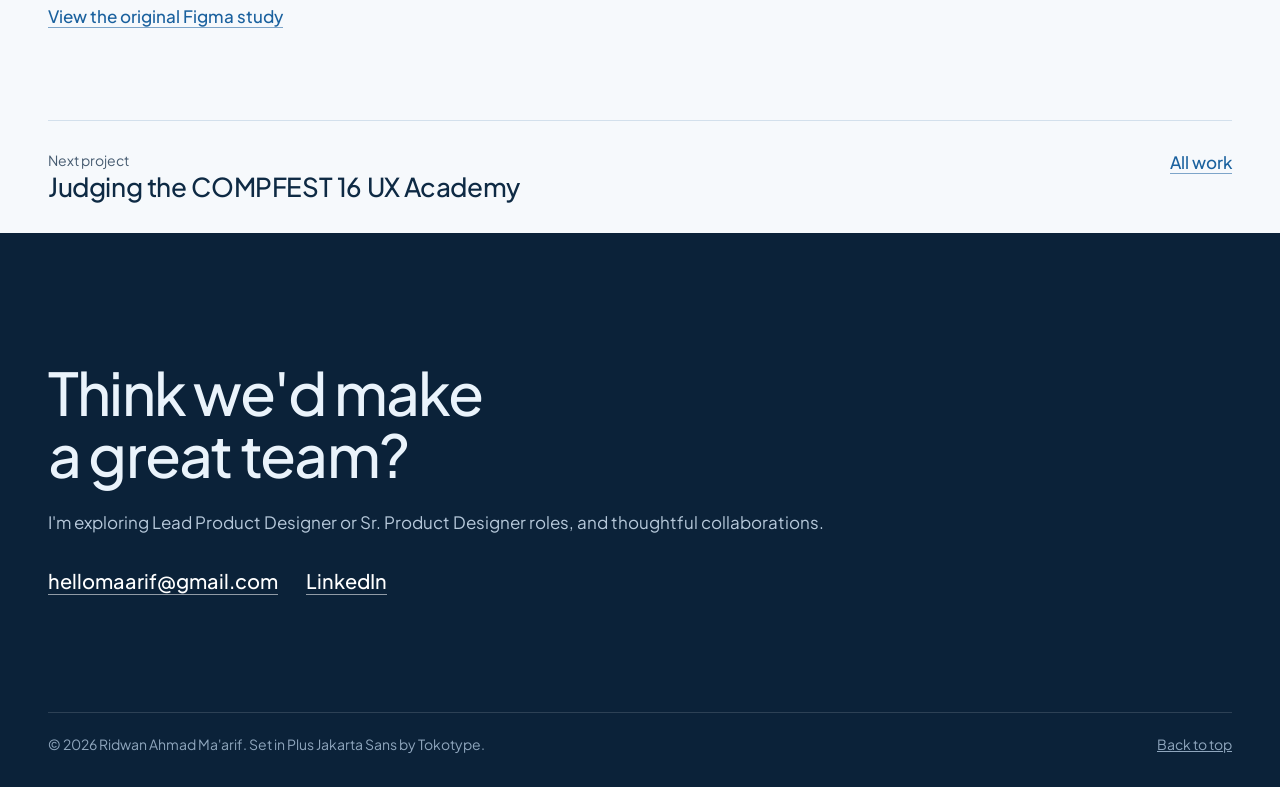
<file: work/qurban-plus.html>
<!doctype html>
<html lang="en">
<head>
  <meta charset="utf-8">
  <meta name="viewport" content="width=device-width, initial-scale=1">
  <title>Qurban Plus website, Ridwan Ahmad Ma'arif</title>
  <meta name="description" content="A homepage concept showing how qurban service information and honest storytelling can work together.">
  <meta name="theme-color" content="#f6f9fc">
  <link rel="canonical" href="https://ridwanahmadm.github.io/work/qurban-plus.html">
  <link rel="icon" href="../assets/img/favicon.svg" type="image/svg+xml">
  <meta property="og:type" content="article">
  <meta property="og:url" content="https://ridwanahmadm.github.io/work/qurban-plus.html">
  <meta property="og:title" content="Qurban Plus website">
  <meta property="og:description" content="A homepage concept showing how qurban service information and honest storytelling can work together.">
  <meta property="og:image" content="https://ridwanahmadm.github.io/assets/img/work/qubus-cover.webp">
  <meta name="twitter:card" content="summary_large_image">
  <script>document.documentElement.classList.add('js');</script>
  <link rel="preconnect" href="https://fonts.googleapis.com">
  <link rel="preconnect" href="https://fonts.gstatic.com" crossorigin>
  <link rel="stylesheet" href="https://fonts.googleapis.com/css2?family=Plus+Jakarta+Sans:wght@400;500;600&display=swap">
  <link rel="stylesheet" href="../assets/css/site.css">
  <script type="module" src="../assets/js/site.js"></script>
</head>
<body>
  <a class="skip" href="#main">Skip to content</a>

  <header class="top">
    <div class="wrap">
      <a class="name" href="../index.html">Ridwan<span> Ahmad Ma'arif</span></a>
      <nav class="menu" aria-label="Main">
        <a href="../index.html#work" aria-current="page">Work</a>
        <a href="../index.html#siiru">Siiru</a>
        <a href="../index.html#about">About</a>
        <a href="#contact">Contact</a>
      </nav>
    </div>
  </header>

  <main id="main">
    <header class="case-head">
      <div class="wrap">
        <a class="link back" href="../index.html#work">All work</a>
        <h1 class="display">Qurban Plus website</h1>
        <p class="lead">A homepage concept showing how qurban service information and honest storytelling can work together.</p>
        <p class="part"><strong>My part:</strong> The UI design of the homepage concept.</p>
        <dl class="facts"><div><dt>Role</dt><dd>UI design</dd></div><div><dt>Type</dt><dd>Exploration</dd></div><div><dt>Focus</dt><dd>Clarity and storytelling</dd></div><div><dt>Platform</dt><dd>Web</dd></div></dl>
        <div class="cover" style="view-transition-name: cover-qurban-plus"><img src="../assets/img/work/qubus-cover.webp" alt="Qurban Plus homepage concept" width="1248" height="731" fetchpriority="high" decoding="async"></div>
      </div>
    </header>

    <div class="case-body">
      <div class="wrap">
        <div class="col">
      <section class="case-section">
        <h2>An inclusive opening message</h2>
        <p>The concept opens with &quot;You don't have to wait until you're rich to give qurban&quot;, then explains the offer through product information and real photos.</p>
        <figure class="fig">
          <div class="fig-frame"><img src="../assets/img/work/1403-747-imgImage.webp" alt="Qurban Plus homepage exploration" width="1280" height="672" loading="lazy" decoding="async"></div>
          <figcaption>Proposed homepage.</figcaption>
        </figure>
      </section>
      <section class="case-section">
        <h2>The reference site</h2>
        <p>The study also includes the longer existing site for comparison.</p>
        <figure class="fig">
          <div class="fig-frame is-tall" tabindex="0" role="region" aria-label="Qurban Plus reference website, scrollable"><img src="../assets/img/work/1403-747-imgBefore1.webp" alt="Qurban Plus reference website" width="977" height="4096" loading="lazy" decoding="async"></div>
          <figcaption>Reference site, full length. Scroll inside the frame.</figcaption>
        </figure>
      </section>
      <section class="case-section">
        <h2>Scope</h2>
        <p>A visual exploration without research findings or launch metrics, so no business impact is claimed.</p>
        
      </section>
        
        <p class="links" style="margin-top:28px"><a class="link" href="https://www.figma.com/proto/6sJv9drZxaXjDptTn8Q7Vv/Portfolio-Ridwan-Ahmad-Maarif?node-id=1403-747&starting-point-node-id=1403%3A747" rel="noopener">View the original Figma study</a></p>
        </div>
        <div class="case-end">
          <a class="next" href="compfest-ux-academy.html"><small>Next project</small><span class="h3">Judging the COMPFEST 16 UX Academy</span></a>
          <a class="link" href="../index.html#work">All work</a>
        </div>
      </div>
    </div>
  </main>

  <footer class="contact" id="contact" aria-labelledby="contact-title">
    <div class="wrap">
      <h2 class="display" id="contact-title">Think we'd make a great team?</h2>
      <p>I'm exploring Lead Product Designer or Sr. Product Designer roles, and thoughtful collaborations.</p>
      <p class="links">
        <a class="link" href="mailto:hellomaarif@gmail.com">hellomaarif@gmail.com</a>
        <a class="link" href="https://www.linkedin.com/in/ridwanam/" rel="noopener">LinkedIn</a>
      </p>
      <div class="foot">
        <span>© 2026 Ridwan Ahmad Ma'arif. Set in Plus Jakarta Sans by Tokotype.</span>
        <a href="#main">Back to top</a>
      </div>
    </div>
  </footer>
</body>
</html>
</file>
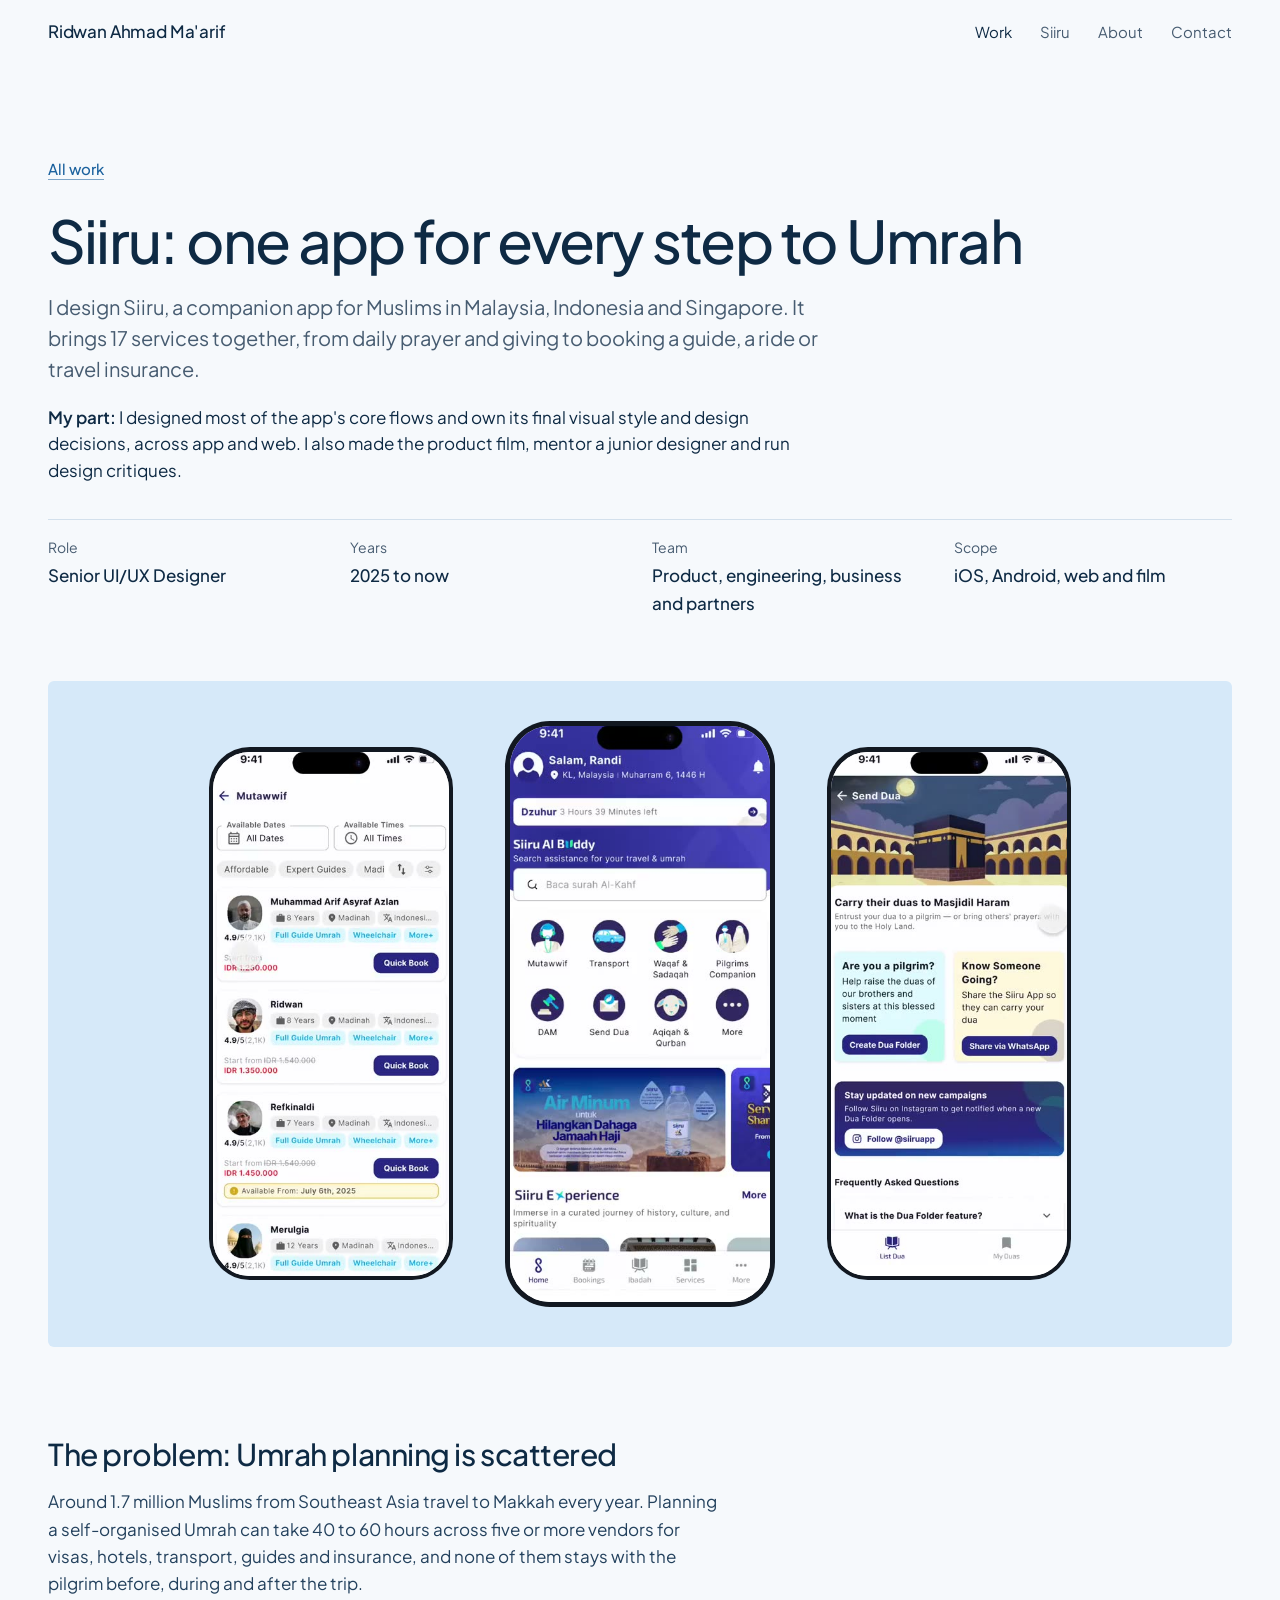
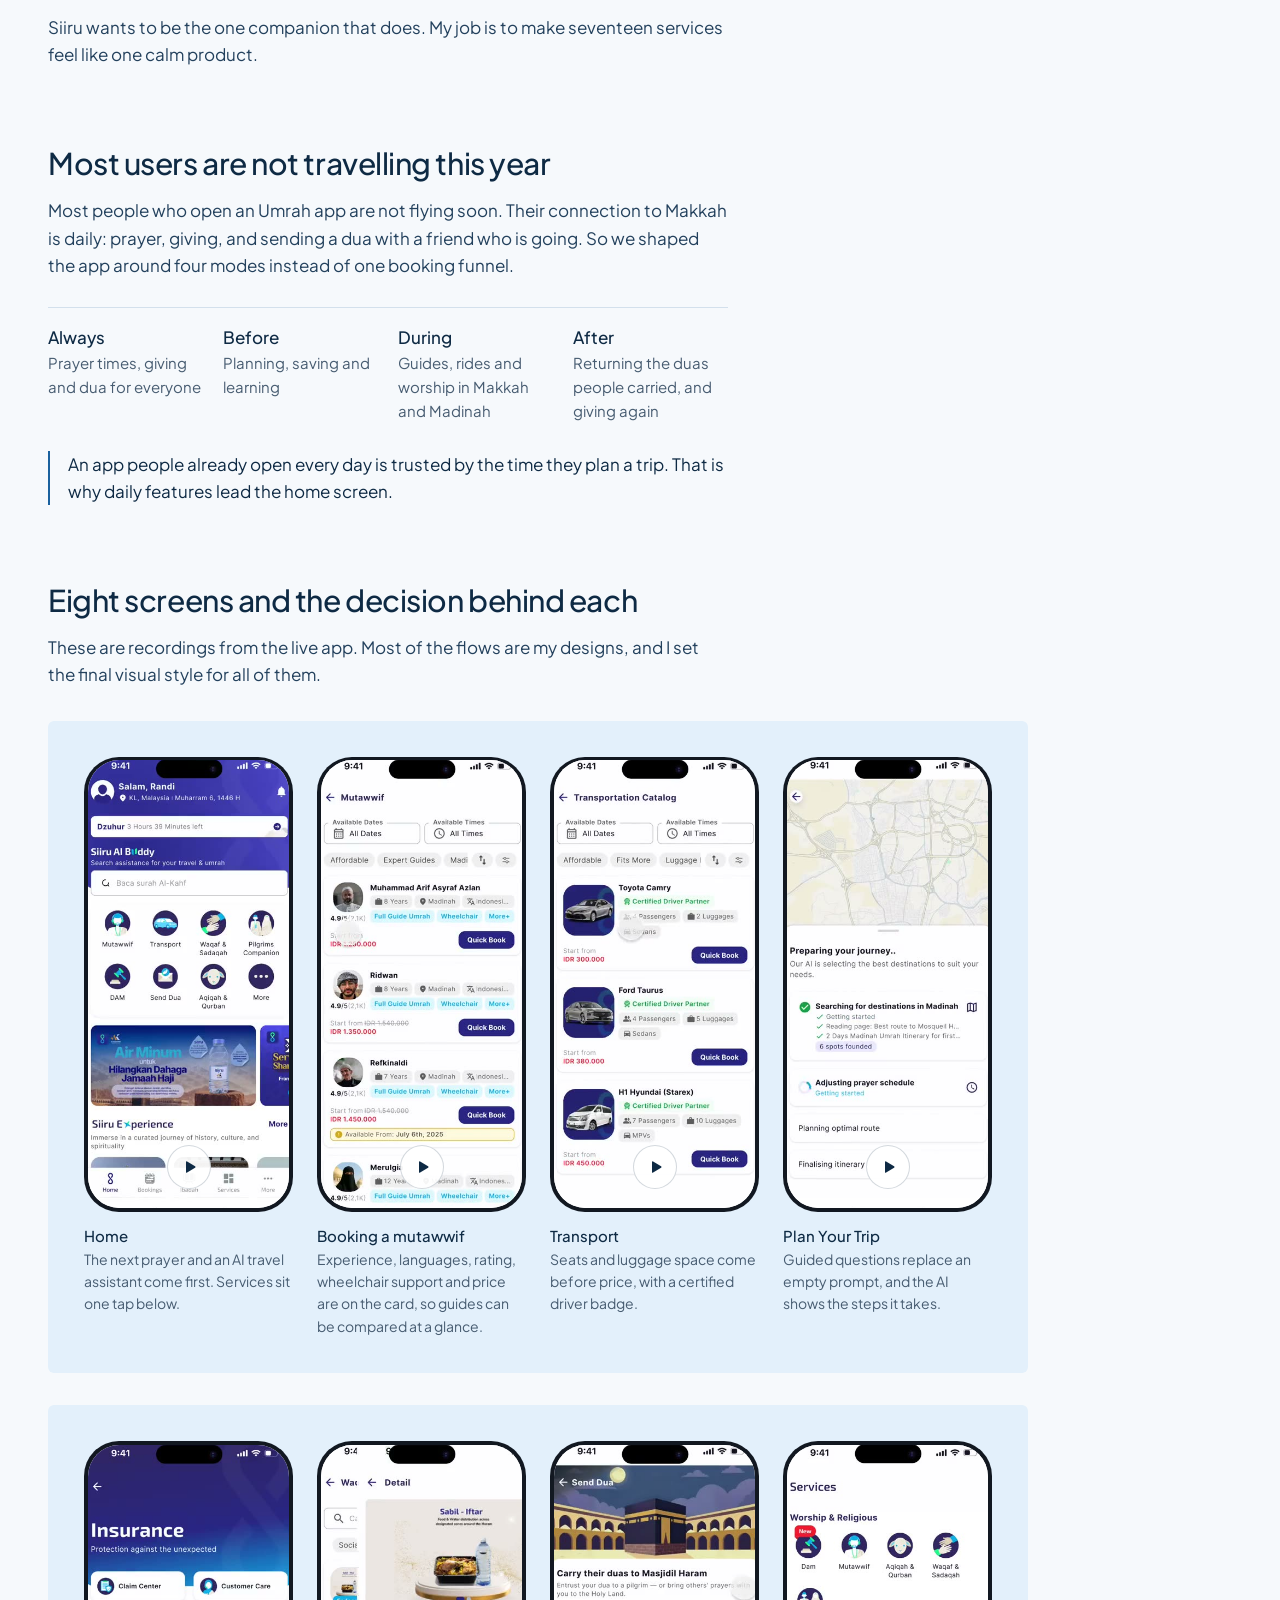
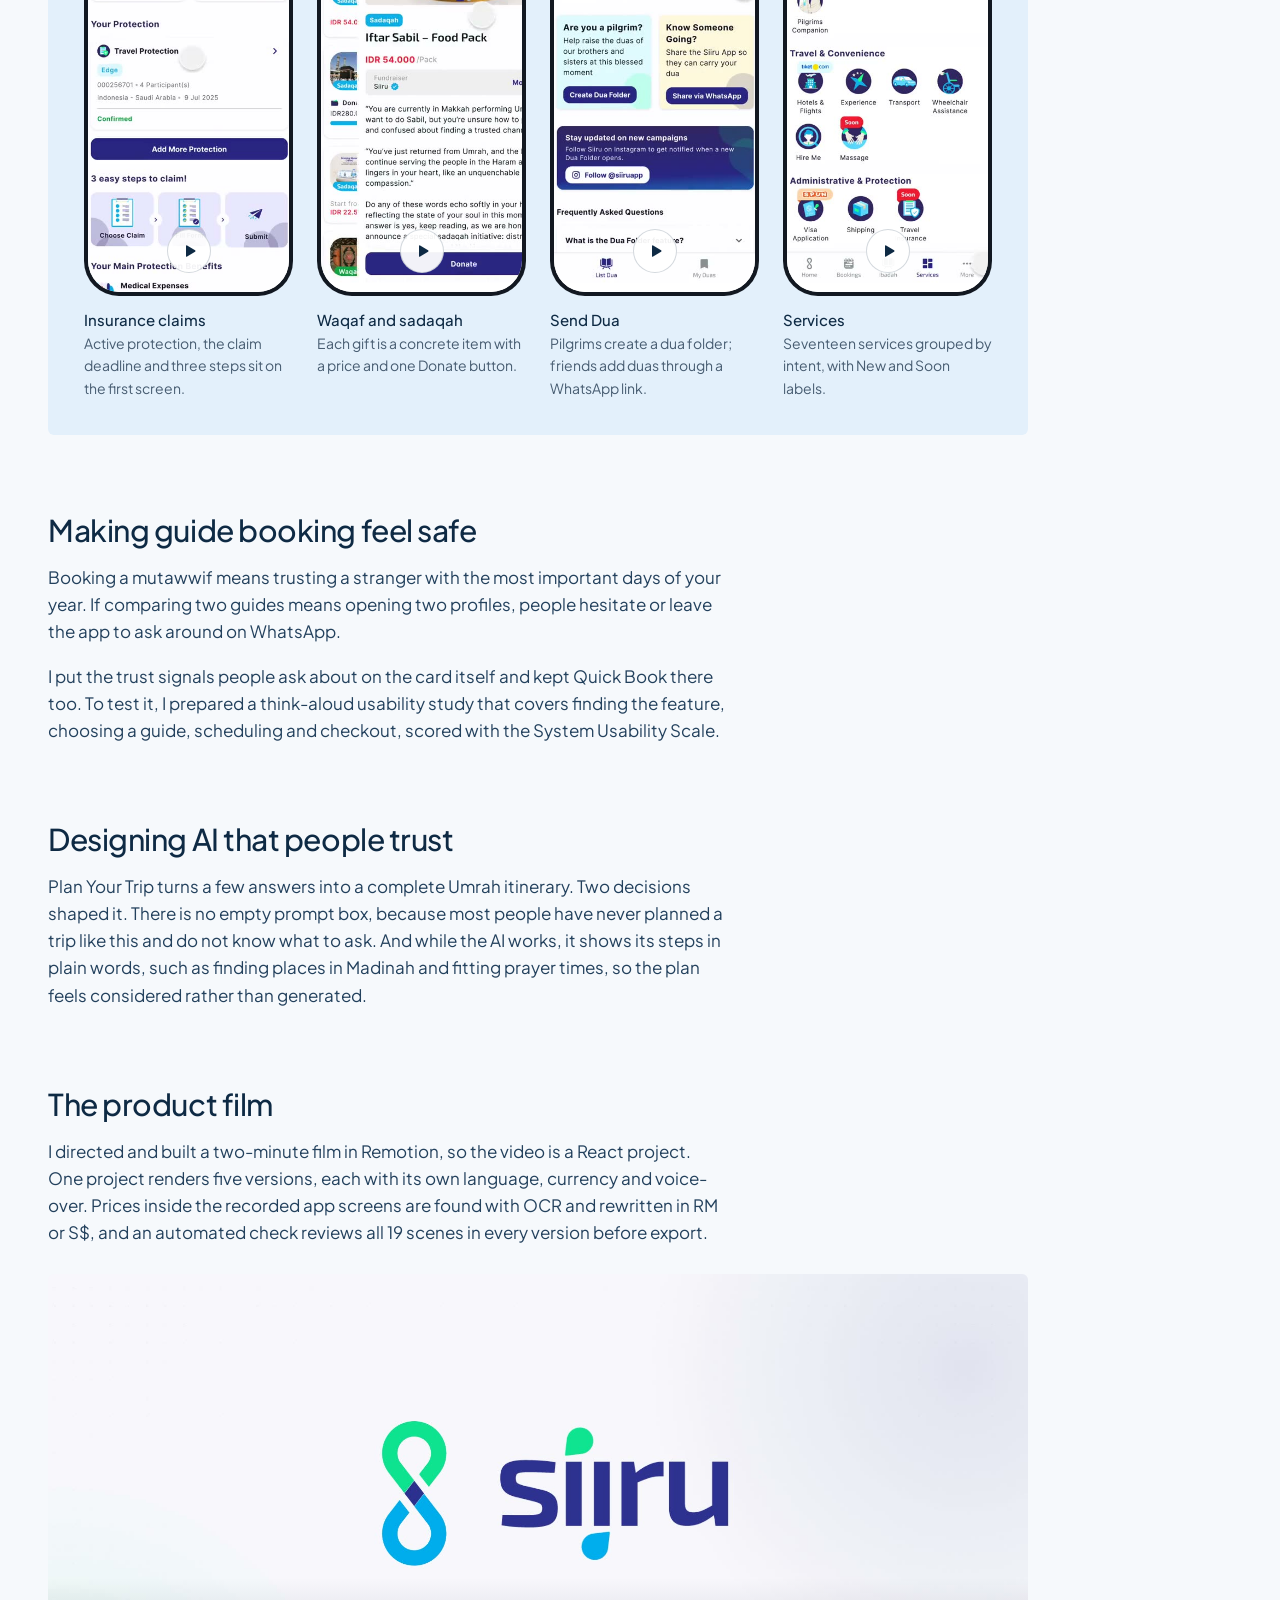
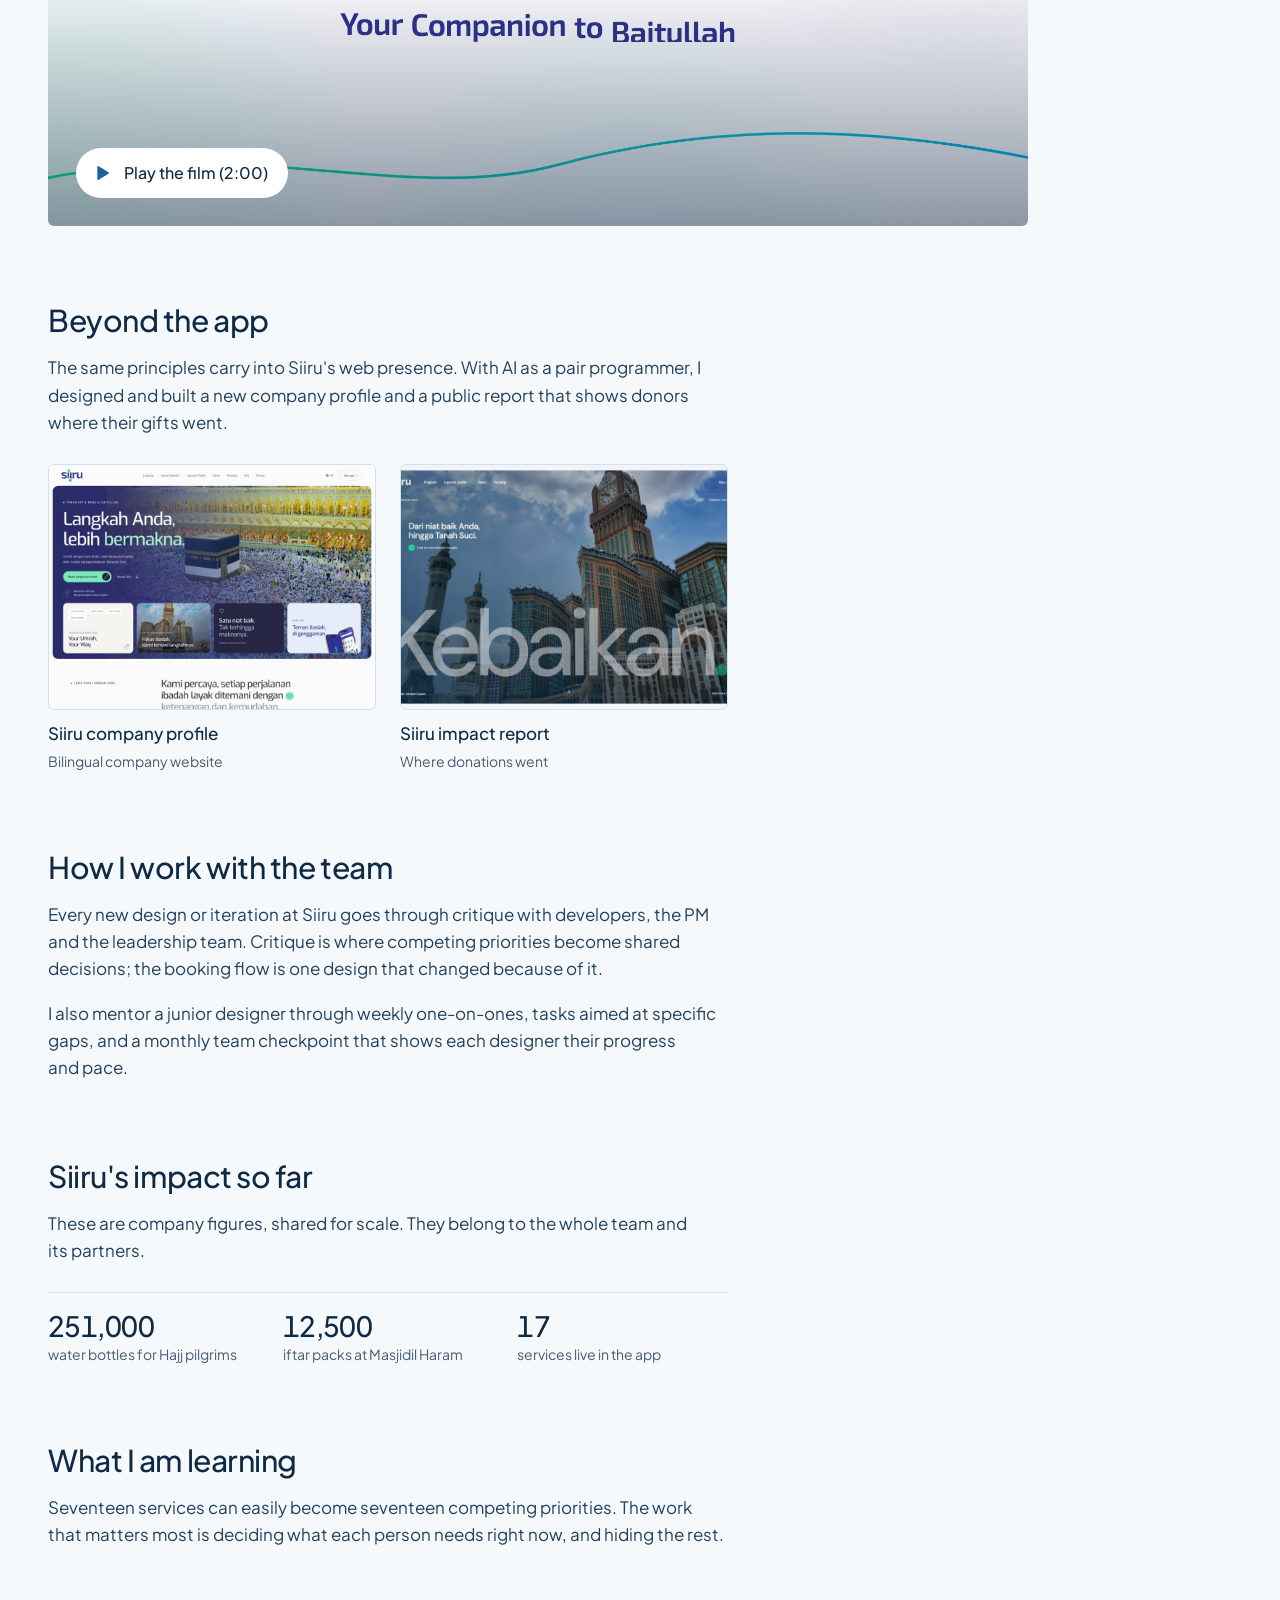
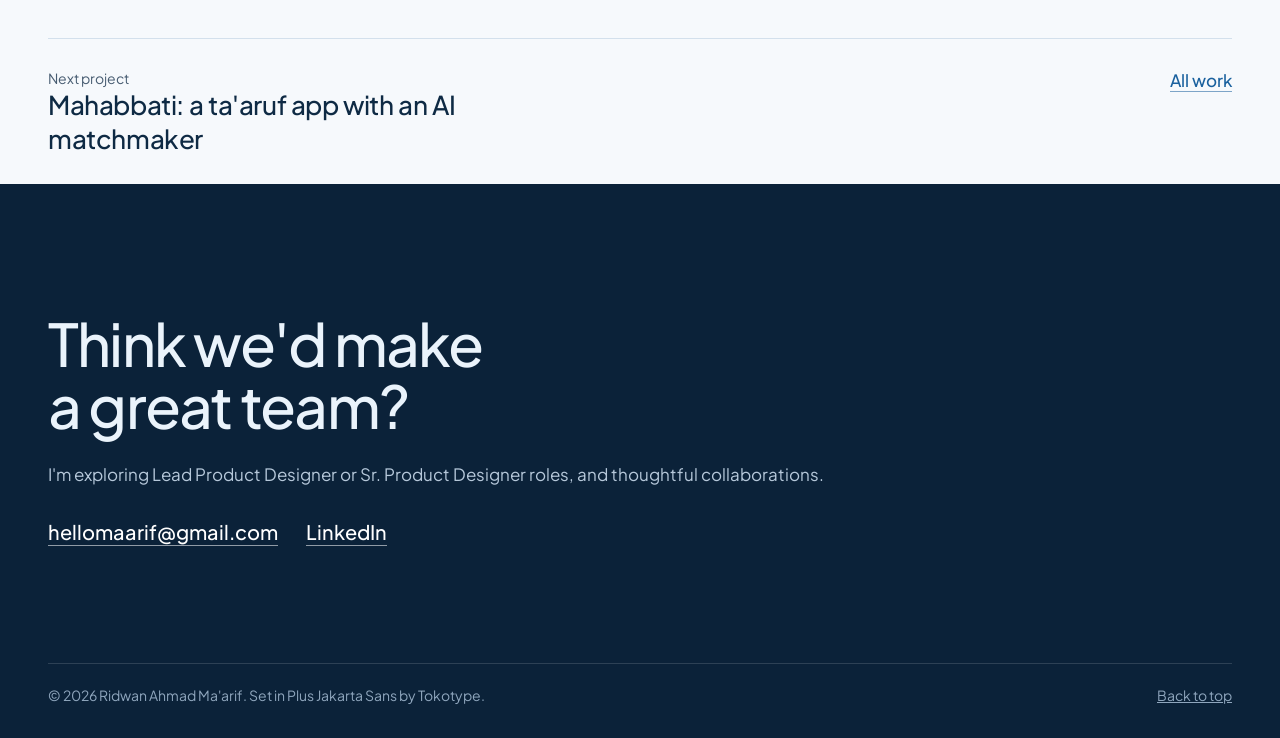
<file: work/siiru.html>
<!doctype html>
<html lang="en">
<head>
  <meta charset="utf-8">
  <meta name="viewport" content="width=device-width, initial-scale=1">
  <title>Siiru: one app for every step to Umrah, Ridwan Ahmad Ma'arif</title>
  <meta name="description" content="I design Siiru, a companion app for Muslims in Malaysia, Indonesia and Singapore. It brings 17 services together, from daily prayer and giving to booking a guide, a ride or travel insurance.">
  <meta name="theme-color" content="#f6f9fc">
  <link rel="canonical" href="https://ridwanahmadm.github.io/work/siiru.html">
  <link rel="icon" href="../assets/img/favicon.svg" type="image/svg+xml">
  <meta property="og:type" content="article">
  <meta property="og:url" content="https://ridwanahmadm.github.io/work/siiru.html">
  <meta property="og:title" content="Siiru: one app for every step to Umrah">
  <meta property="og:description" content="I design Siiru, a companion app for Muslims in Malaysia, Indonesia and Singapore. It brings 17 services together, from daily prayer and giving to booking a guide, a ride or travel insurance.">
  <meta property="og:image" content="https://ridwanahmadm.github.io/assets/media/siiru-showreel-poster.jpg">
  <meta name="twitter:card" content="summary_large_image">
  <script>document.documentElement.classList.add('js');</script>
  <link rel="preconnect" href="https://fonts.googleapis.com">
  <link rel="preconnect" href="https://fonts.gstatic.com" crossorigin>
  <link rel="stylesheet" href="https://fonts.googleapis.com/css2?family=Plus+Jakarta+Sans:wght@400;500;600&display=swap">
  <link rel="stylesheet" href="../assets/css/site.css">
  <script type="module" src="../assets/js/site.js"></script>
</head>
<body>
  <a class="skip" href="#main">Skip to content</a>

  <header class="top">
    <div class="wrap">
      <a class="name" href="../index.html">Ridwan<span> Ahmad Ma'arif</span></a>
      <nav class="menu" aria-label="Main">
        <a href="../index.html#work" aria-current="page">Work</a>
        <a href="../index.html#siiru">Siiru</a>
        <a href="../index.html#about">About</a>
        <a href="#contact">Contact</a>
      </nav>
    </div>
  </header>

  <main id="main">
    <header class="case-head">
      <div class="wrap">
        <a class="link back" href="../index.html#work">All work</a>
        <h1 class="display">Siiru: one app for every step to Umrah</h1>
        <p class="lead">I design Siiru, a companion app for Muslims in Malaysia, Indonesia and Singapore. It brings 17 services together, from daily prayer and giving to booking a guide, a ride or travel insurance.</p>
        <p class="part"><strong>My part:</strong> I designed most of the app's core flows and own its final visual style and design decisions, across app and web. I also made the product film, mentor a junior designer and run design critiques.</p>
        <dl class="facts"><div><dt>Role</dt><dd>Senior UI/UX Designer</dd></div><div><dt>Years</dt><dd>2025 to now</dd></div><div><dt>Team</dt><dd>Product, engineering, business and partners</dd></div><div><dt>Scope</dt><dd>iOS, Android, web and film</dd></div></dl>
        <div class="cover" style="view-transition-name: cover-siiru"><div class="plate" data-preview role="img" aria-label="Three Siiru app screens: guide booking, home and Send Dua"><div class="phone"><div class="phone-screen"><video src="../assets/media/app-mutawwif.mp4" poster="../assets/media/app-mutawwif.jpg" muted playsinline preload="none"></video></div></div><div class="phone"><div class="phone-screen"><video src="../assets/media/app-home.mp4" poster="../assets/media/app-home.jpg" muted playsinline preload="none"></video></div></div><div class="phone"><div class="phone-screen"><video src="../assets/media/app-senddua.mp4" poster="../assets/media/app-senddua.jpg" muted playsinline preload="none"></video></div></div></div></div>
      </div>
    </header>

    <div class="case-body">
      <div class="wrap">
        <div class="col">
      <section class="case-section">
        <h2>The problem: Umrah planning is scattered</h2>
        <p>Around 1.7 million Muslims from Southeast Asia travel to Makkah every year. Planning a self-organised Umrah can take 40 to 60 hours across five or more vendors for visas, hotels, transport, guides and insurance, and none of them stays with the pilgrim before, during and after the trip.</p>
        <p>Siiru wants to be the one companion that does. My job is to make seventeen services feel like one calm product.</p>
        
      </section>
      <section class="case-section">
        <h2>Most users are not travelling this year</h2>
        <p>Most people who open an Umrah app are not flying soon. Their connection to Makkah is daily: prayer, giving, and sending a dua with a friend who is going. So we shaped the app around four modes instead of one booking funnel.</p>
        <dl class="modes"><div><dt>Always</dt><dd>Prayer times, giving and dua for everyone</dd></div><div><dt>Before</dt><dd>Planning, saving and learning</dd></div><div><dt>During</dt><dd>Guides, rides and worship in Makkah and Madinah</dd></div><div><dt>After</dt><dd>Returning the duas people carried, and giving again</dd></div></dl>
        <div class="note"><p>An app people already open every day is trusted by the time they plan a trip. That is why daily features lead the home screen.</p></div>
      </section>
      <section class="case-section">
        <h2>Eight screens and the decision behind each</h2>
        <p>These are recordings from the live app. Most of the flows are my designs, and I set the final visual style for all of them.</p>
        <div class="phones" style="--n:4">
          <figure><div class="phone" data-clip="Home"><div class="phone-screen"><video src="../assets/media/app-home.mp4" poster="../assets/media/app-home.jpg" muted playsinline preload="none"></video></div><button class="clip-btn" type="button"></button></div><figcaption><strong>Home</strong>The next prayer and an AI travel assistant come first. Services sit one tap below.</figcaption></figure>
          <figure><div class="phone" data-clip="Booking a mutawwif"><div class="phone-screen"><video src="../assets/media/app-mutawwif.mp4" poster="../assets/media/app-mutawwif.jpg" muted playsinline preload="none"></video></div><button class="clip-btn" type="button"></button></div><figcaption><strong>Booking a mutawwif</strong>Experience, languages, rating, wheelchair support and price are on the card, so guides can be compared at a glance.</figcaption></figure>
          <figure><div class="phone" data-clip="Transport"><div class="phone-screen"><video src="../assets/media/app-transport.mp4" poster="../assets/media/app-transport.jpg" muted playsinline preload="none"></video></div><button class="clip-btn" type="button"></button></div><figcaption><strong>Transport</strong>Seats and luggage space come before price, with a certified driver badge.</figcaption></figure>
          <figure><div class="phone" data-clip="Plan Your Trip"><div class="phone-screen"><video src="../assets/media/app-plantrip.mp4" poster="../assets/media/app-plantrip.jpg" muted playsinline preload="none"></video></div><button class="clip-btn" type="button"></button></div><figcaption><strong>Plan Your Trip</strong>Guided questions replace an empty prompt, and the AI shows the steps it takes.</figcaption></figure>
        </div>
        <div class="phones" style="--n:4">
          <figure><div class="phone" data-clip="Insurance claims"><div class="phone-screen"><video src="../assets/media/app-insurance.mp4" poster="../assets/media/app-insurance.jpg" muted playsinline preload="none"></video></div><button class="clip-btn" type="button"></button></div><figcaption><strong>Insurance claims</strong>Active protection, the claim deadline and three steps sit on the first screen.</figcaption></figure>
          <figure><div class="phone" data-clip="Waqaf and sadaqah"><div class="phone-screen"><video src="../assets/media/app-sadaqah.mp4" poster="../assets/media/app-sadaqah.jpg" muted playsinline preload="none"></video></div><button class="clip-btn" type="button"></button></div><figcaption><strong>Waqaf and sadaqah</strong>Each gift is a concrete item with a price and one Donate button.</figcaption></figure>
          <figure><div class="phone" data-clip="Send Dua"><div class="phone-screen"><video src="../assets/media/app-senddua.mp4" poster="../assets/media/app-senddua.jpg" muted playsinline preload="none"></video></div><button class="clip-btn" type="button"></button></div><figcaption><strong>Send Dua</strong>Pilgrims create a dua folder; friends add duas through a WhatsApp link.</figcaption></figure>
          <figure><div class="phone" data-clip="Services"><div class="phone-screen"><video src="../assets/media/app-services.mp4" poster="../assets/media/app-services.jpg" muted playsinline preload="none"></video></div><button class="clip-btn" type="button"></button></div><figcaption><strong>Services</strong>Seventeen services grouped by intent, with New and Soon labels.</figcaption></figure>
        </div>
      </section>
      <section class="case-section">
        <h2>Making guide booking feel safe</h2>
        <p>Booking a mutawwif means trusting a stranger with the most important days of your year. If comparing two guides means opening two profiles, people hesitate or leave the app to ask around on WhatsApp.</p>
        <p>I put the trust signals people ask about on the card itself and kept Quick Book there too. To test it, I prepared a think-aloud usability study that covers finding the feature, choosing a guide, scheduling and checkout, scored with the System Usability Scale.</p>
        
      </section>
      <section class="case-section">
        <h2>Designing AI that people trust</h2>
        <p>Plan Your Trip turns a few answers into a complete Umrah itinerary. Two decisions shaped it. There is no empty prompt box, because most people have never planned a trip like this and do not know what to ask. And while the AI works, it shows its steps in plain words, such as finding places in Madinah and fitting prayer times, so the plan feels considered rather than generated.</p>
        
      </section>
      <section class="case-section">
        <h2>The product film</h2>
        <p>I directed and built a two-minute film in Remotion, so the video is a React project. One project renders five versions, each with its own language, currency and voice-over. Prices inside the recorded app screens are found with OCR and rewritten in RM or S$, and an automated check reviews all 19 scenes in every version before export.</p>
        <div class="film" data-film style="margin-top:28px;width:min(980px,calc(100vw - 2 * var(--gutter)))">
          <video src="../assets/media/siiru-showreel-id-en.mp4" poster="../assets/media/siiru-showreel-poster.jpg" controls playsinline preload="none" aria-label="Siiru product film, Indonesia edition in English"><track kind="captions" srclang="en" label="English" src="../assets/media/siiru-showreel-en.vtt" default></video>
          <button class="film-play" type="button"><span><svg viewBox="0 0 24 24" fill="currentColor" aria-hidden="true"><path d="M8 5.5v13a1 1 0 0 0 1.5.86l10.6-6.5a1 1 0 0 0 0-1.72L9.5 4.64A1 1 0 0 0 8 5.5Z"/></svg>Play the film (2:00)</span></button>
        </div>
      </section>
      <section class="case-section">
        <h2>Beyond the app</h2>
        <p>The same principles carry into Siiru's web presence. With AI as a pair programmer, I designed and built a new company profile and a public report that shows donors where their gifts went.</p>
        <div class="builds" style="grid-template-columns:repeat(2,1fr);margin-top:28px"><a class="build" href="https://ridwanahmadm.github.io/siiru-new-company-profile/" rel="noopener">
            <div class="build-shot"><img src="../assets/img/proto/siiru-new-company-profile.jpg" alt="Siiru company profile" loading="lazy" decoding="async"></div>
            <span class="t">Siiru company profile</span><span class="meta">Bilingual company website</span>
          </a><a class="build" href="https://ridwanahmadm.github.io/charity-report-dashboard/" rel="noopener">
            <div class="build-shot"><img src="../assets/img/proto/charity-report-dashboard.jpg" alt="Siiru impact report" loading="lazy" decoding="async"></div>
            <span class="t">Siiru impact report</span><span class="meta">Where donations went</span>
          </a></div>
      </section>
      <section class="case-section">
        <h2>How I work with the team</h2>
        <p>Every new design or iteration at Siiru goes through critique with developers, the PM and the leadership team. Critique is where competing priorities become shared decisions; the booking flow is one design that changed because of it.</p>
        <p>I also mentor a junior designer through weekly one-on-ones, tasks aimed at specific gaps, and a monthly team checkpoint that shows each designer their progress and pace.</p>
        
      </section>
      <section class="case-section">
        <h2>Siiru's impact so far</h2>
        <p>These are company figures, shared for scale. They belong to the whole team and its partners.</p>
        <dl class="stats" style="--n:3"><div><dt>251,000</dt><dd>water bottles for Hajj pilgrims</dd></div><div><dt>12,500</dt><dd>iftar packs at Masjidil Haram</dd></div><div><dt>17</dt><dd>services live in the app</dd></div></dl>
      </section>
      <section class="case-section">
        <h2>What I am learning</h2>
        <p>Seventeen services can easily become seventeen competing priorities. The work that matters most is deciding what each person needs right now, and hiding the rest.</p>
        
      </section>
        
        
        </div>
        <div class="case-end">
          <a class="next" href="mahabbati.html"><small>Next project</small><span class="h3">Mahabbati: a ta'aruf app with an AI matchmaker</span></a>
          <a class="link" href="../index.html#work">All work</a>
        </div>
      </div>
    </div>
  </main>

  <footer class="contact" id="contact" aria-labelledby="contact-title">
    <div class="wrap">
      <h2 class="display" id="contact-title">Think we'd make a great team?</h2>
      <p>I'm exploring Lead Product Designer or Sr. Product Designer roles, and thoughtful collaborations.</p>
      <p class="links">
        <a class="link" href="mailto:hellomaarif@gmail.com">hellomaarif@gmail.com</a>
        <a class="link" href="https://www.linkedin.com/in/ridwanam/" rel="noopener">LinkedIn</a>
      </p>
      <div class="foot">
        <span>© 2026 Ridwan Ahmad Ma'arif. Set in Plus Jakarta Sans by Tokotype.</span>
        <a href="#main">Back to top</a>
      </div>
    </div>
  </footer>
</body>
</html>
</file>
<file: assets/css/site.css>
/* Portfolio v2 — see DESIGN.md for the contract behind these values. */

@view-transition { navigation: auto; }

:root {
  --paper: #f6f9fc;
  --sky: #e3f0fb;
  --ink: #0e2a44;
  --ink-soft: #475c71;
  --sea: #1a619e;
  --line: #d3e0ec;
  --deep: #0b2239;

  --font: "Plus Jakarta Sans", ui-sans-serif, system-ui, -apple-system, "Segoe UI", sans-serif;
  --ease: cubic-bezier(0.2, 0.7, 0.2, 1);

  --gutter: clamp(16px, 4vw, 48px);
  --max: 1240px;
  --radius: 6px;
  --space: clamp(80px, 10vw, 144px);
  color-scheme: light;
}

*, *::before, *::after { box-sizing: border-box; }
html { -webkit-text-size-adjust: 100%; text-size-adjust: 100%; scroll-padding-top: 88px; }
@media (prefers-reduced-motion: no-preference) { html { scroll-behavior: smooth; } }
body {
  margin: 0;
  background: var(--paper);
  color: var(--ink);
  font-family: var(--font);
  font-size: 17px;
  line-height: 1.6;
  font-weight: 400;
  -webkit-font-smoothing: antialiased;
  -moz-osx-font-smoothing: grayscale;
}
img, video { display: block; max-width: 100%; height: auto; }
h1, h2, h3, p, ul, ol, dl, dd, figure, blockquote { margin: 0; }
ul, ol { padding: 0; list-style: none; }
button { font: inherit; color: inherit; background: none; border: 0; padding: 0; cursor: pointer; text-align: left; }
a { color: inherit; }
::selection { background: #bcdcf6; }
html { scrollbar-color: #9db2c6 var(--paper); }
body { accent-color: var(--sea); caret-color: var(--sea); }
.table, .facts dd, .stats dt { font-variant-numeric: tabular-nums; }
:focus-visible { outline: 2px solid var(--sea); outline-offset: 3px; border-radius: 2px; }

.wrap { width: min(var(--max), 100% - 2 * var(--gutter)); margin-inline: auto; }
.sr-only { position: absolute; width: 1px; height: 1px; overflow: hidden; clip: rect(0 0 0 0); white-space: nowrap; }
.skip { position: absolute; left: 16px; top: -60px; padding: 8px 14px; background: var(--ink); color: #fff; z-index: 20; border-radius: var(--radius); }
.skip:focus { top: 12px; }

/* Text */
.display { font-size: clamp(38px, 4.6vw, 64px); line-height: 1.06; letter-spacing: -0.03em; font-weight: 500; text-wrap: balance; }
.h2 { font-size: clamp(30px, 3.4vw, 40px); line-height: 1.15; letter-spacing: -0.02em; font-weight: 500; text-wrap: balance; }
.h3 { font-size: clamp(22px, 2.1vw, 26px); line-height: 1.25; letter-spacing: -0.015em; font-weight: 500; text-wrap: balance; }
.lead { font-size: 20px; line-height: 1.55; color: var(--ink-soft); max-width: 40em; text-wrap: pretty; }
.meta { font-size: 14px; line-height: 1.5; color: var(--ink-soft); }
p { max-width: 66ch; text-wrap: pretty; }
.prose p + p { margin-top: 1em; }

/* Links: underlined text, the only "button" style */
.link {
  color: var(--sea);
  font-weight: 500;
  text-decoration: underline;
  text-decoration-thickness: 1px;
  text-underline-offset: 0.25em;
  text-decoration-color: color-mix(in srgb, var(--sea) 55%, transparent);
  transition: text-decoration-color 150ms var(--ease), color 150ms var(--ease);
}
.link:hover { text-decoration-color: currentColor; }
.links { display: flex; flex-wrap: wrap; gap: 8px 28px; }

/* Header */
.top { position: sticky; top: 0; z-index: 10; background: color-mix(in srgb, var(--paper) 92%, transparent); border-bottom: 1px solid transparent; transition: border-color 200ms var(--ease); }
.top.is-stuck { border-bottom-color: var(--line); }
.top .wrap { display: flex; align-items: center; justify-content: space-between; gap: 24px; height: 64px; }
.name { font-weight: 500; text-decoration: none; letter-spacing: -0.01em; }
.menu { display: flex; gap: 28px; font-size: 15px; }
.menu a { text-decoration: none; color: var(--ink-soft); transition: color 150ms var(--ease); }
.menu a:hover, .menu a[aria-current="page"] { color: var(--ink); }
.page-home .top { background: color-mix(in srgb, #e5f2fd 94%, transparent); }
.page-home .top.is-stuck { background: color-mix(in srgb, var(--paper) 92%, transparent); }
@media (max-width: 560px) { .menu { gap: 18px; } .name span { display: none; } }

/* Hero */
/* deslop-ignore-next-line 06: the hero sky matches the portrait's own backdrop (see DESIGN.md) */
.hero { background: linear-gradient(180deg, #e5f2fd 0%, #d0e7fa 100%); }
.hero .wrap { display: grid; grid-template-columns: repeat(12, 1fr); gap: 24px; align-items: end; }
.hero-text { grid-column: 1 / span 8; align-self: center; max-width: 820px; padding: clamp(56px, 6vw, 88px) 0; }
.hero h1 { margin-bottom: 18px; }
.statement { font-size: clamp(22px, 2.2vw, 28px); line-height: 1.35; letter-spacing: -0.015em; font-weight: 500; color: var(--ink); max-width: 30em; margin-bottom: 18px; text-wrap: balance; }
.hero .lead { margin-bottom: 28px; }
.hero-photo { grid-column: 9 / span 4; align-self: end; margin: 0; }
/* deslop-ignore-next-line 06: alpha masks that feather the photo edges, not decoration */
.hero-photo img { width: 100%; height: auto;
  -webkit-mask-image: linear-gradient(to right, transparent, #000 24%, #000 76%, transparent), linear-gradient(to bottom, transparent, #000 7%); /* deslop-ignore 06: functional mask/scrim, not decoration */
  -webkit-mask-composite: source-in;
  mask-image: linear-gradient(to right, transparent, #000 24%, #000 76%, transparent), linear-gradient(to bottom, transparent, #000 7%); /* deslop-ignore 06: functional mask/scrim, not decoration */
  mask-composite: intersect; }
@media (max-width: 860px) {
  .hero .wrap { grid-template-columns: 1fr; gap: 0; }
  .hero-text, .hero-photo { grid-column: auto; }
  .hero-text { padding: 56px 0 24px; }
  .hero-photo { width: min(300px, 72%); }
}

/* Sections */
.section { padding-block: var(--space); }
.section-head { display: grid; grid-template-columns: repeat(12, 1fr); gap: 24px; margin-bottom: clamp(32px, 4vw, 56px); }
.section-head h2 { grid-column: 1 / span 6; }
.section-head p { grid-column: 7 / span 6; color: var(--ink-soft); align-self: end; }
@media (max-width: 860px) { .section-head { grid-template-columns: 1fr; gap: 14px; } .section-head h2, .section-head p { grid-column: auto; } }

/* Work rows */
.work-list { display: grid; gap: clamp(48px, 6vw, 88px); }
.work { display: grid; grid-template-columns: repeat(12, 1fr); gap: 24px; text-decoration: none; color: inherit; }
.work-text { grid-column: 1 / span 4; display: flex; flex-direction: column; gap: 14px; }
.work-text .h3 { transition: color 150ms var(--ease); }
.work:hover .h3 { color: var(--sea); }
.work-text p { color: var(--ink-soft); }
.work-facts { padding-top: 4px; display: grid; gap: 2px; }
.part { font-size: 15px; line-height: 1.55; color: var(--ink); }
.part strong { font-weight: 600; }
.section.is-first { padding-top: clamp(48px, 5vw, 72px); }
.section.is-first .section-head { margin-bottom: clamp(24px, 3vw, 40px); }
.work-facts strong { font-weight: 500; color: var(--ink); }
.work-media { grid-column: 6 / span 7; aspect-ratio: 16 / 9; border-radius: var(--radius); overflow: hidden; background: var(--sky); }
.work-media img, .work-media video { width: 100%; height: 100%; object-fit: cover; }
.work-media.is-contain img { object-fit: contain; }
.work .cta { align-self: flex-start; }
@media (max-width: 860px) {
  .work { grid-template-columns: 1fr; gap: 18px; }
  .work-text, .work-media { grid-column: auto; }
  .work-media { order: -1; }
}
.more { display: grid; grid-template-columns: repeat(12, 1fr); gap: 24px; margin-top: clamp(56px, 7vw, 96px); padding-top: 28px; border-top: 1px solid var(--line); }
.more h3 { grid-column: 1 / span 4; font-size: 17px; font-weight: 500; }
.more ul { grid-column: 6 / span 7; display: grid; grid-template-columns: 1fr 1fr; gap: 14px 24px; }
.more li a { text-decoration: none; display: block; }
.more li a span { display: block; }
.more li a .t { font-weight: 500; transition: color 150ms var(--ease); }
.more li a:hover .t { color: var(--sea); }
@media (max-width: 860px) { .more { grid-template-columns: 1fr; } .more h3, .more ul { grid-column: auto; } .more ul { grid-template-columns: 1fr; } }

/* Siiru media: three live screens on a sky plate */
.plate { display: flex; align-items: center; justify-content: center; gap: 5%; width: 100%; height: 100%; padding: 0 6%; background: #d6e9f9; }
.plate .phone { height: 80%; width: auto; flex: none; }
.plate .phone:nth-child(2) { height: 88%; }

/* Siiru, up close — the one bold moment */
.band { background: var(--sky); }
.viewer { display: grid; grid-template-columns: repeat(12, 1fr); gap: 24px; align-items: start; }
.viewer-list { grid-column: 1 / span 6; }
.viewer-list > p { color: var(--ink-soft); margin: 18px 0 28px; }
.designs { border-top: 1px solid var(--line); }
.design { border-bottom: 1px solid var(--line); }
.design button { position: relative; display: flex; align-items: baseline; gap: 16px; width: 100%; padding: 16px 0; font-size: 20px; font-weight: 500; letter-spacing: -0.01em; color: var(--ink); transition: color 150ms var(--ease); }
.design button span { display: inline-block; transition: transform 300ms var(--ease); }
.design button::before { content: ""; position: absolute; left: 0; top: 50%; width: 10px; height: 2px; margin-top: -1px; background: var(--sea); transform: scaleX(0); transform-origin: 0 50%; transition: transform 300ms var(--ease); }
.design button:hover { color: var(--sea); }
.design button[aria-expanded="true"] { color: var(--sea); }
.design button[aria-expanded="true"] span { transform: translateX(22px); }
.design button[aria-expanded="true"]::before { transform: scaleX(1); }
.design-body { display: grid; grid-template-rows: 0fr; transition: grid-template-rows 300ms var(--ease); }
.design-body > div { overflow: hidden; }
.design-body p { padding-bottom: 20px; color: var(--ink); }
.design-body p + p { margin-top: -8px; color: var(--ink-soft); font-size: 15px; }
.design button[aria-expanded="true"] + .design-body { grid-template-rows: 1fr; }
.viewer-stage { grid-column: 8 / span 5; position: sticky; top: 96px; display: flex; justify-content: center; }
/* Device frame: the bezel is inset from the phone itself (not padding, which would scale with the container), so it is the same thin 1.8% everywhere. */
.phone { position: relative; width: min(320px, 100%); aspect-ratio: 702 / 1528; border-radius: 16.7% / 7.7%; background: #121821; }
.phone-screen { position: absolute; inset: 0.83% 1.8%; border-radius: 15.5% / 7.1%; overflow: hidden; background: #fff; }
/* The recordings carry the simulator's rounded corner mask; scaling 3.5% pushes it outside the clip. */
.phone-screen video, .phone-screen img { position: absolute; inset: 0; width: 100%; height: 100%; object-fit: cover; transform: scale(1.035); }
.viewer-stage video { opacity: 0; transition: opacity 300ms var(--ease); }
.viewer-stage video.is-on { opacity: 1; }
.design-phone { display: none; }
@media (max-width: 860px) {
  .viewer { grid-template-columns: 1fr; }
  .viewer-list, .viewer-stage { grid-column: auto; }
  .viewer-stage { display: none; }
  .design-phone { display: block; width: min(240px, 70%); margin: 4px 0 20px; }
}

/* How I lead */
.lead-grid { display: grid; grid-template-columns: repeat(3, 1fr); gap: 32px 48px; }
.lead-grid h3 { font-size: 20px; font-weight: 500; letter-spacing: -0.01em; margin-bottom: 10px; }
.lead-grid p { color: var(--ink-soft); }
.lead-grid p + p { margin-top: 0.75em; }
.lead-grid .proof { color: var(--ink); }
@media (max-width: 860px) { .lead-grid { grid-template-columns: 1fr; } }

/* Film */
.film { position: relative; aspect-ratio: 16 / 9; border-radius: var(--radius); overflow: hidden; background: #e9eef6; }
.film video { width: 100%; height: 100%; object-fit: cover; }
.film-play { position: absolute; inset: 0; display: flex; align-items: flex-end; padding: clamp(16px, 2.4vw, 28px); background: linear-gradient(to top, rgba(11, 34, 57, 0.45), transparent 45%); transition: opacity 200ms var(--ease); } /* deslop-ignore 06: functional mask/scrim, not decoration */
.film-play span { display: inline-flex; align-items: center; gap: 12px; padding: 12px 20px 12px 14px; border-radius: 999px; background: #fff; color: var(--ink); font-weight: 500; font-size: 16px; }
.film-play svg { width: 22px; height: 22px; color: var(--sea); }
.film.is-playing .film-play { opacity: 0; pointer-events: none; }
html:not(.js) .film-play { display: none; }
.films { display: grid; grid-template-columns: 1fr 1fr; gap: 56px 32px; align-items: start; }
.film-item h3 { font-size: 22px; font-weight: 500; letter-spacing: -0.015em; margin: 20px 0 6px; }
.film-item p { color: var(--ink-soft); }
.film-item p + p { margin-top: 10px; }
.chapters { margin-top: 14px; }
.chapters summary { display: inline-flex; align-items: center; gap: 8px; cursor: pointer; color: var(--sea); font-weight: 500; list-style: none; min-height: 32px; }
.chapters summary::-webkit-details-marker { display: none; }
.chapters summary::after { content: ""; width: 7px; height: 7px; border-right: 1.5px solid currentColor; border-bottom: 1.5px solid currentColor; transform: rotate(45deg) translate(-2px, -2px); transition: transform 200ms var(--ease); }
.chapters[open] summary::after { transform: rotate(225deg) translate(-2px, -2px); }
.chapters ol { display: grid; margin-top: 8px; }
.chapters button { display: grid; grid-template-columns: 52px 1fr; width: 100%; padding: 7px 0; border-bottom: 1px solid var(--line); color: var(--ink-soft); font-size: 15px; transition: color 150ms var(--ease); }
.chapters button:hover { color: var(--ink); }
.chapters button[aria-current="true"] { color: var(--sea); }
@media (max-width: 860px) { .films { grid-template-columns: 1fr; } }

/* Screen recordings: a visible play and pause control */
.clip-btn { position: absolute; left: 50%; bottom: 5%; z-index: 2; width: 44px; height: 44px; margin-left: -22px; display: grid; place-items: center; border-radius: 50%; background: rgba(255, 255, 255, 0.94); color: var(--ink); border: 1px solid rgba(14, 42, 68, 0.18); transition: opacity 150ms var(--ease), transform 140ms var(--ease); } /* deslop-ignore 19: small circular control, solid surface, no blur */
.clip-btn svg { width: 18px; height: 18px; }
.clip-btn[data-state="playing"] { opacity: 0.72; }
.clip-btn:hover, .clip-btn:focus-visible { opacity: 1; }
.clip-btn:active { transform: scale(0.94); }
html:not(.js) .clip-btn { display: none; }

/* Brand plates for client media */
.plate--lavender { background: #e2e5f4; }

/* Vertical promo */
.vertical { margin-top: 28px; width: min(320px, 100%); aspect-ratio: 9 / 16; border-radius: var(--radius); overflow: hidden; background: #e2e5f4; }
.vertical video { width: 100%; height: 100%; object-fit: cover; }

/* Tables (AI workflow, experience) */
.table { width: 100%; border-collapse: collapse; font-size: 16px; }
.table th { text-align: left; font-weight: 500; font-size: 14px; color: var(--ink-soft); padding: 0 16px 10px 0; border-bottom: 1px solid var(--ink); }
.table td { vertical-align: top; padding: 16px 16px 16px 0; border-bottom: 1px solid var(--line); }
.table td:first-child { font-weight: 500; white-space: nowrap; }
.table .soft { color: var(--ink-soft); }
@media (max-width: 760px) {
  .table thead { display: none; }
  .table, .table tbody, .table tr, .table td { display: block; }
  .table tr { padding: 14px 0; border-bottom: 1px solid var(--line); }
  .table td { border: 0; padding: 2px 0; }
  .table td[data-label]::before { content: attr(data-label) ": "; color: var(--ink-soft); }
}

.builds { display: grid; grid-template-columns: repeat(4, 1fr); gap: 24px; margin-top: clamp(40px, 5vw, 64px); }
.build { text-decoration: none; display: grid; gap: 10px; align-content: start; }
.build-shot { aspect-ratio: 4 / 3; border-radius: var(--radius); overflow: hidden; background: var(--sky); border: 1px solid var(--line); }
.build-shot img { width: 100%; height: 100%; object-fit: cover; object-position: top; }
.build .t { font-weight: 500; transition: color 150ms var(--ease); }
.build:hover .t { color: var(--sea); }
.build .meta { margin-top: -6px; }
@media (max-width: 960px) { .builds { grid-template-columns: 1fr 1fr; } }
@media (max-width: 520px) { .builds { grid-template-columns: 1fr; } }

/* About */
.about { display: grid; grid-template-columns: repeat(12, 1fr); gap: 24px; }
.about-text { grid-column: 1 / span 5; }
.about-side { grid-column: 7 / span 6; }
.about-side h3:first-child { margin-top: 0; }
.about-text .lead { color: var(--ink); margin-bottom: 18px; }
.about-text h3, .about-side h3 { font-size: 17px; font-weight: 500; margin: 40px 0 10px; }
.about-side .table td:first-child { white-space: normal; }
.about-side .table td:last-child { white-space: nowrap; color: var(--ink-soft); text-align: right; padding-right: 0; }
@media (max-width: 860px) { .about { grid-template-columns: 1fr; } .about-text, .about-side { grid-column: auto; } .about-side { margin-top: 24px; } .about-side .table td:last-child { text-align: left; } }

/* Contact */
.contact { background: var(--deep); color: #eaf3fb; padding: var(--space) 0 32px; }
.contact .display { max-width: 12em; margin-bottom: 24px; }
.contact p { color: #b6c8da; margin-bottom: 28px; }
.contact .link { color: #fff; text-decoration-color: rgba(255, 255, 255, 0.55); font-size: 20px; }
.contact :focus-visible { outline-color: #fff; }
.contact .link:hover { text-decoration-color: #fff; }
.foot { margin-top: clamp(72px, 9vw, 120px); padding-top: 20px; border-top: 1px solid rgba(255, 255, 255, 0.14); display: flex; flex-wrap: wrap; justify-content: space-between; gap: 12px; font-size: 14px; color: #8fa6bd; }
.foot a { color: inherit; }

/* Case study pages */
.case-head { padding: clamp(56px, 7vw, 96px) 0 0; }
.case-head .back { display: inline-block; margin-bottom: 28px; font-size: 15px; }
.case-head h1 { max-width: 18em; margin-bottom: 20px; }
.case-head .lead { margin-bottom: 20px; }
.case-head .part { max-width: 66ch; margin-bottom: 36px; font-size: 17px; }
.facts { display: grid; grid-template-columns: repeat(4, 1fr); gap: 24px; padding-top: 16px; border-top: 1px solid var(--line); }
.facts dt { font-size: 14px; color: var(--ink-soft); margin-bottom: 4px; }
.facts dd { font-weight: 500; }
@media (max-width: 760px) { .facts { grid-template-columns: 1fr 1fr; } }
.cover { margin-top: clamp(36px, 5vw, 64px); border-radius: var(--radius); overflow: hidden; background: var(--sky); aspect-ratio: 16 / 9; }
.cover img, .cover video { width: 100%; height: 100%; object-fit: cover; }
.case-body { padding: clamp(56px, 7vw, 96px) 0 0; }
.case-body .col { width: min(680px, 100%); }
.case-section + .case-section { margin-top: clamp(48px, 6vw, 80px); }
.case-section h2 { font-size: clamp(24px, 2.4vw, 30px); line-height: 1.2; letter-spacing: -0.015em; font-weight: 500; margin-bottom: 16px; text-wrap: balance; }
.case-section p { color: #23415d; }
.case-section p + p { margin-top: 1em; }
.case-section strong { font-weight: 600; color: var(--ink); }
.fig { margin: 32px 0 0; width: min(980px, calc(100vw - 2 * var(--gutter))); }
.fig.is-small { width: min(360px, 100%); }
.fig-frame { border-radius: var(--radius); overflow: hidden; background: var(--sky); border: 1px solid var(--line); }
.fig-frame.is-tall { max-height: 760px; overflow-y: auto; }
.fig figcaption { margin-top: 10px; font-size: 14px; color: var(--ink-soft); }
.pair { display: grid; grid-template-columns: 1fr 1fr; gap: 16px; margin-top: 32px; width: min(980px, calc(100vw - 2 * var(--gutter))); }
.pair .fig { margin: 0; width: auto; }
.phones { display: grid; grid-template-columns: repeat(var(--n, 4), minmax(0, 210px)); justify-content: center; gap: 24px; margin-top: 32px; width: min(980px, calc(100vw - 2 * var(--gutter))); padding: clamp(20px, 3vw, 36px); background: var(--sky); border-radius: var(--radius); }
.phones figure { display: grid; gap: 12px; align-content: start; }
.phones .phone { width: 100%; }
.phones figcaption { font-size: 14px; color: var(--ink-soft); }
.phones figcaption strong { display: block; color: var(--ink); font-weight: 500; font-size: 15px; }
.phones--lavender { background: #e2e5f4; }
@media (max-width: 760px) { .phones { grid-template-columns: repeat(2, minmax(0, 1fr)); } .pair { grid-template-columns: 1fr; } }
.stats { display: grid; grid-template-columns: repeat(var(--n, 3), minmax(0, 1fr)); gap: 24px; margin-top: 28px; padding-top: 16px; border-top: 1px solid var(--line); }
.stats dt { font-size: 28px; font-weight: 500; letter-spacing: -0.02em; line-height: 1.2; }
.stats dd { font-size: 14px; color: var(--ink-soft); }
@media (max-width: 560px) { .stats { grid-template-columns: 1fr 1fr; } }
.note { margin-top: 28px; padding-left: 18px; border-left: 2px solid var(--sea); }
.note p { color: var(--ink); }
.modes { display: grid; grid-template-columns: repeat(4, 1fr); gap: 20px; margin-top: 28px; padding-top: 16px; border-top: 1px solid var(--line); }
.modes dt { font-weight: 500; }
.modes dd { font-size: 15px; color: var(--ink-soft); }
@media (max-width: 640px) { .modes { grid-template-columns: 1fr 1fr; } }
.case-end { margin-top: clamp(56px, 7vw, 96px); padding-block: 28px; border-top: 1px solid var(--line); display: flex; flex-wrap: wrap; justify-content: space-between; gap: 16px 32px; }
.case-end small { display: block; font-size: 14px; color: var(--ink-soft); }
.next { text-decoration: none; max-width: 32em; }
.next .h3 { transition: color 150ms var(--ease); }
.next:hover .h3 { color: var(--sea); }
.footnote { font-size: 14px; color: var(--ink-soft); margin-top: 28px; }

/* One page-load sequence (home hero only) */
@media (prefers-reduced-motion: no-preference) {
  .js .hero [data-in] { opacity: 0; transform: translateY(12px); }
  .js .hero .hero-photo[data-in] { transform: translateY(24px); }
  .js .hero.is-in [data-in] { opacity: 1; transform: none; transition: opacity 400ms var(--ease), transform 400ms var(--ease); transition-delay: calc(var(--i, 0) * 70ms); }

  ::view-transition-old(root) { animation: 250ms var(--ease) both vt-out; }
  ::view-transition-new(root) { animation: 250ms var(--ease) both vt-in; }
  ::view-transition-group(*) { animation-duration: 400ms; animation-timing-function: var(--ease); }
}
@keyframes vt-out { to { opacity: 0; } }
@keyframes vt-in { from { opacity: 0; } }
@media (prefers-reduced-motion: reduce) {
  @view-transition { navigation: none; }
  .design-body, .viewer-stage video, .film-play { transition: none; }
}
</file>
